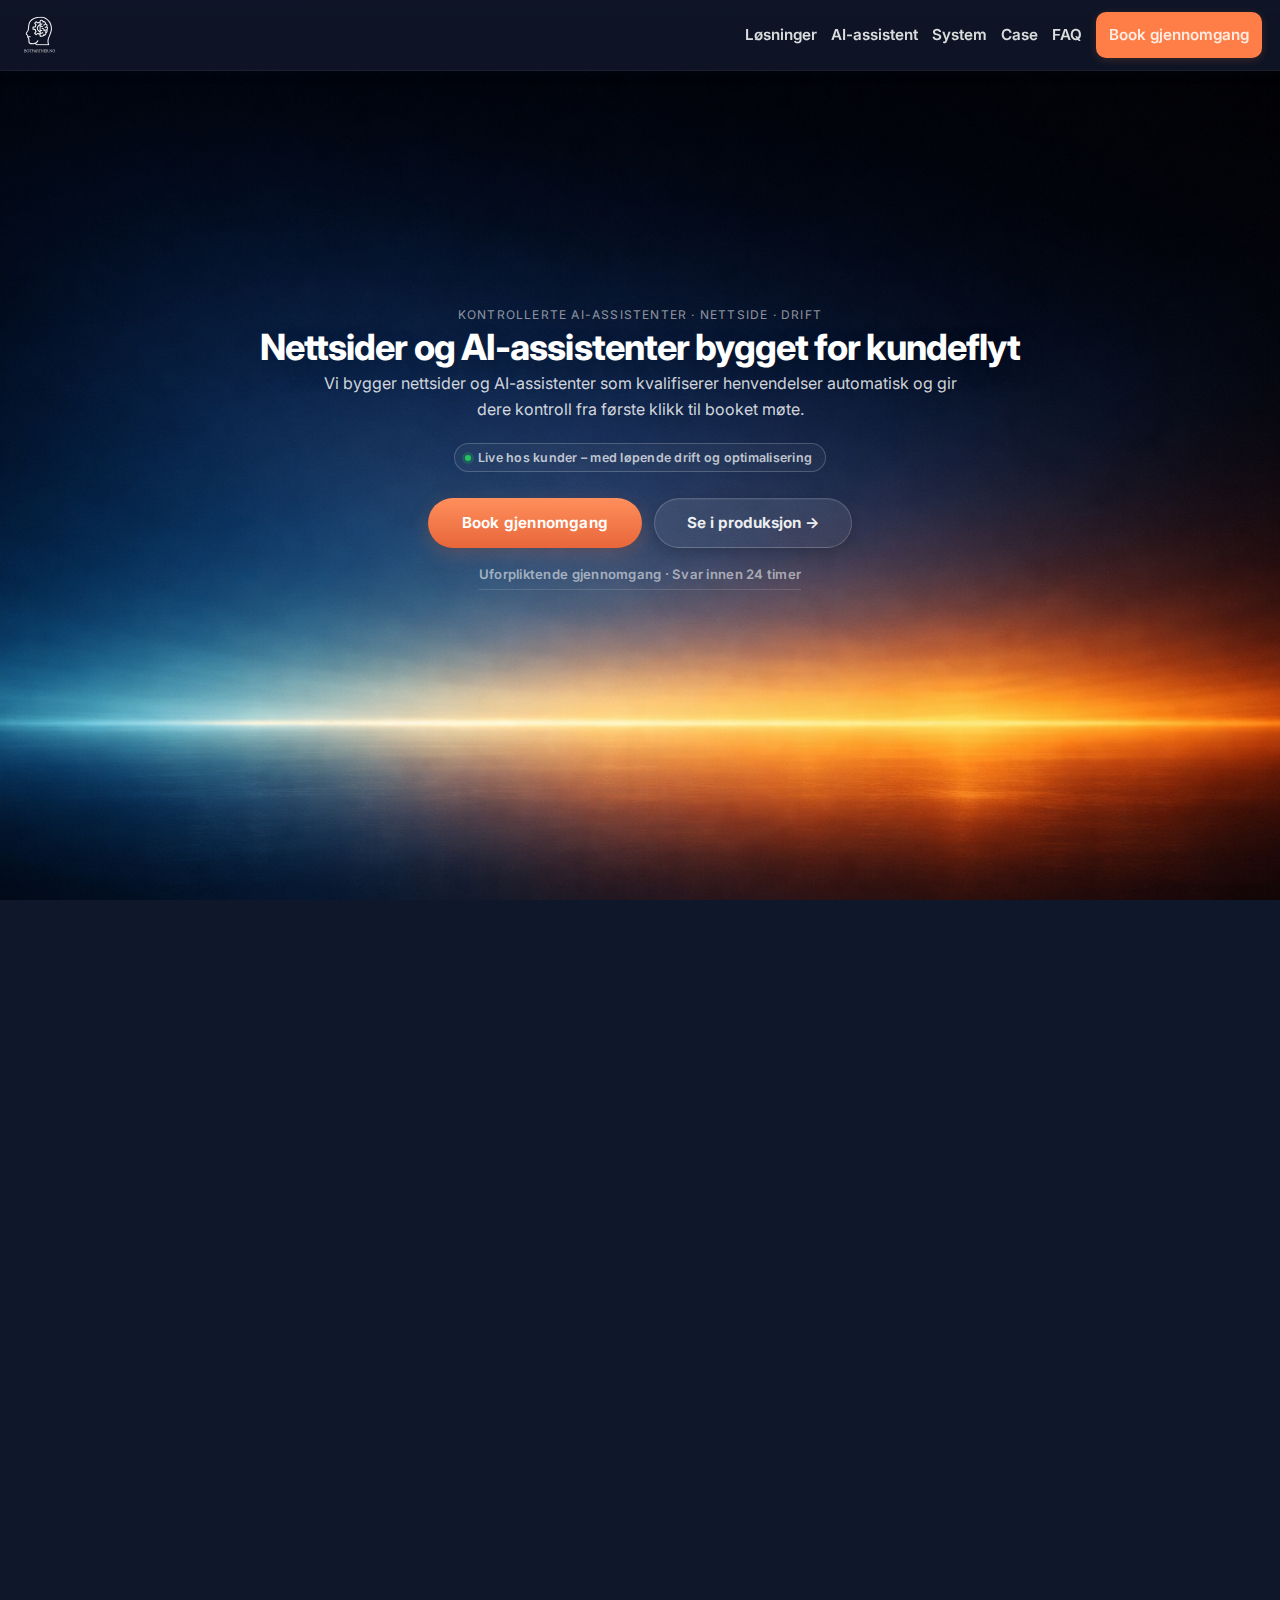
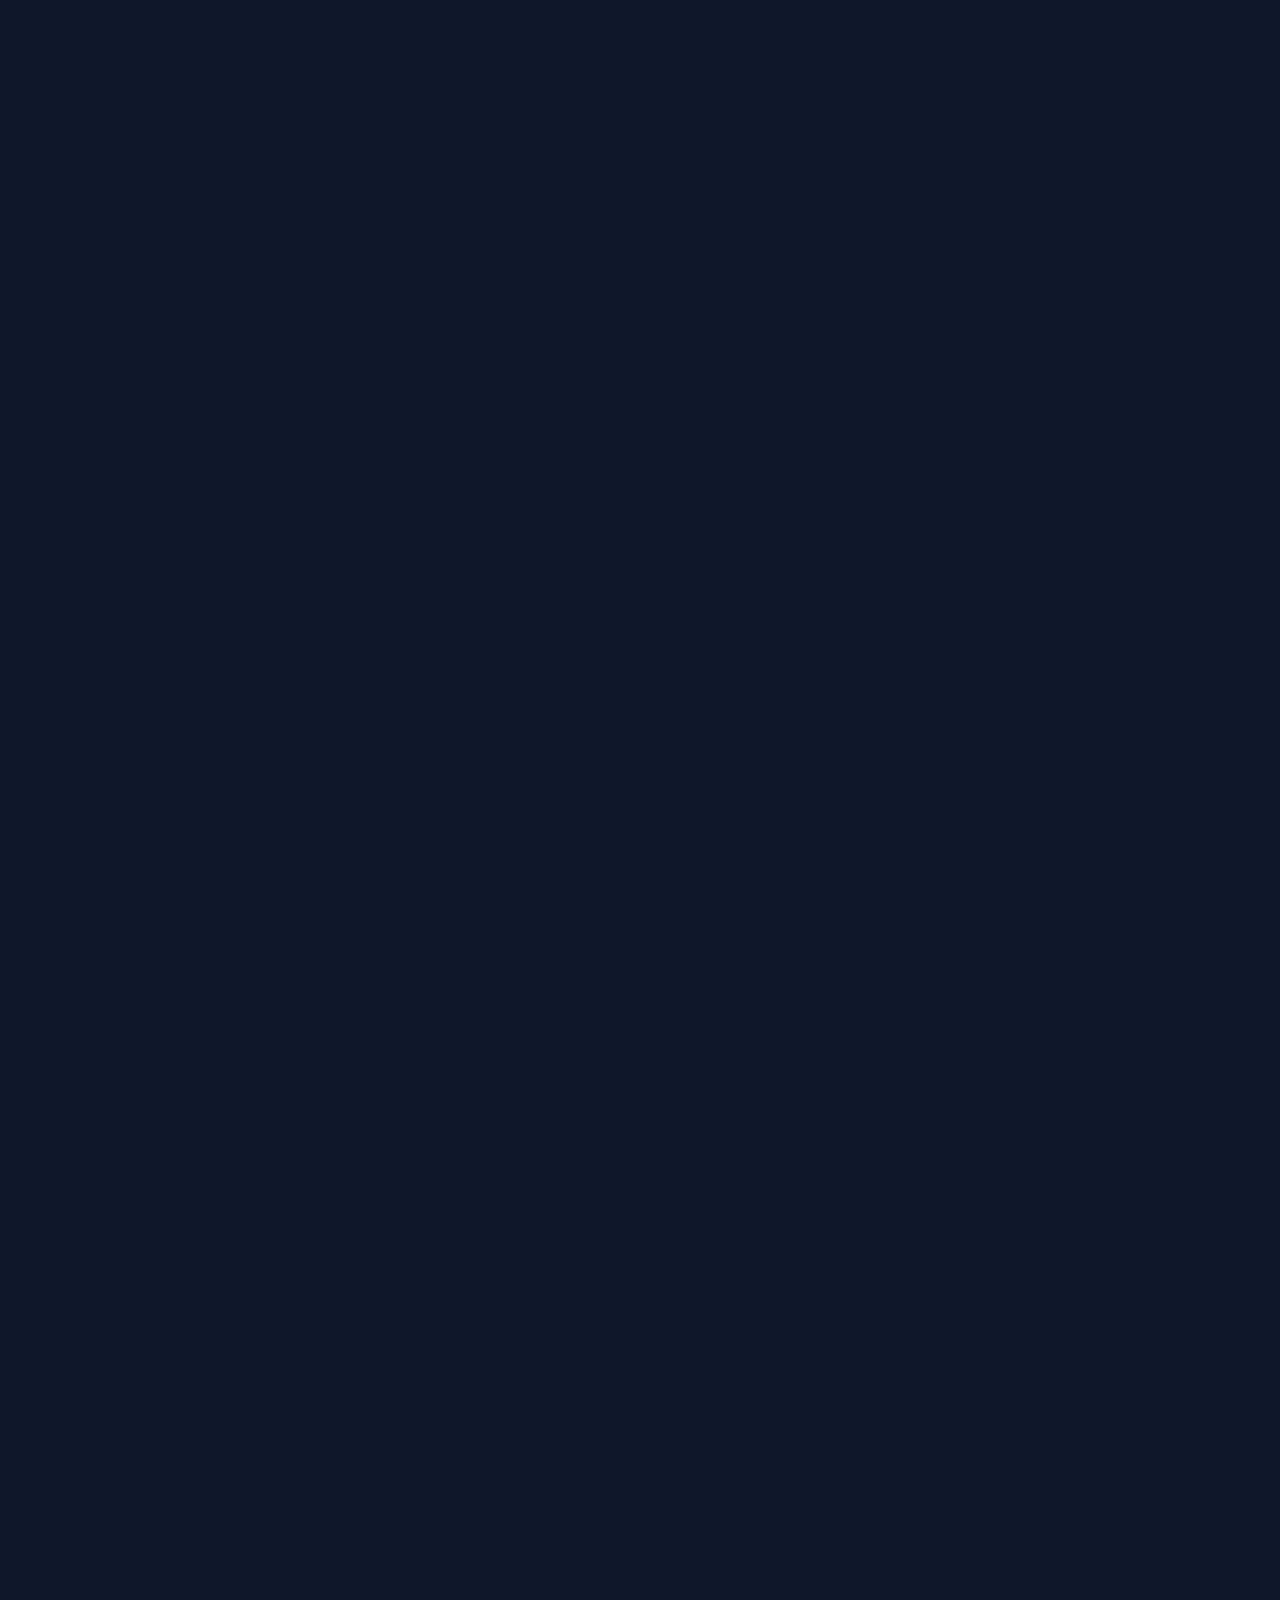
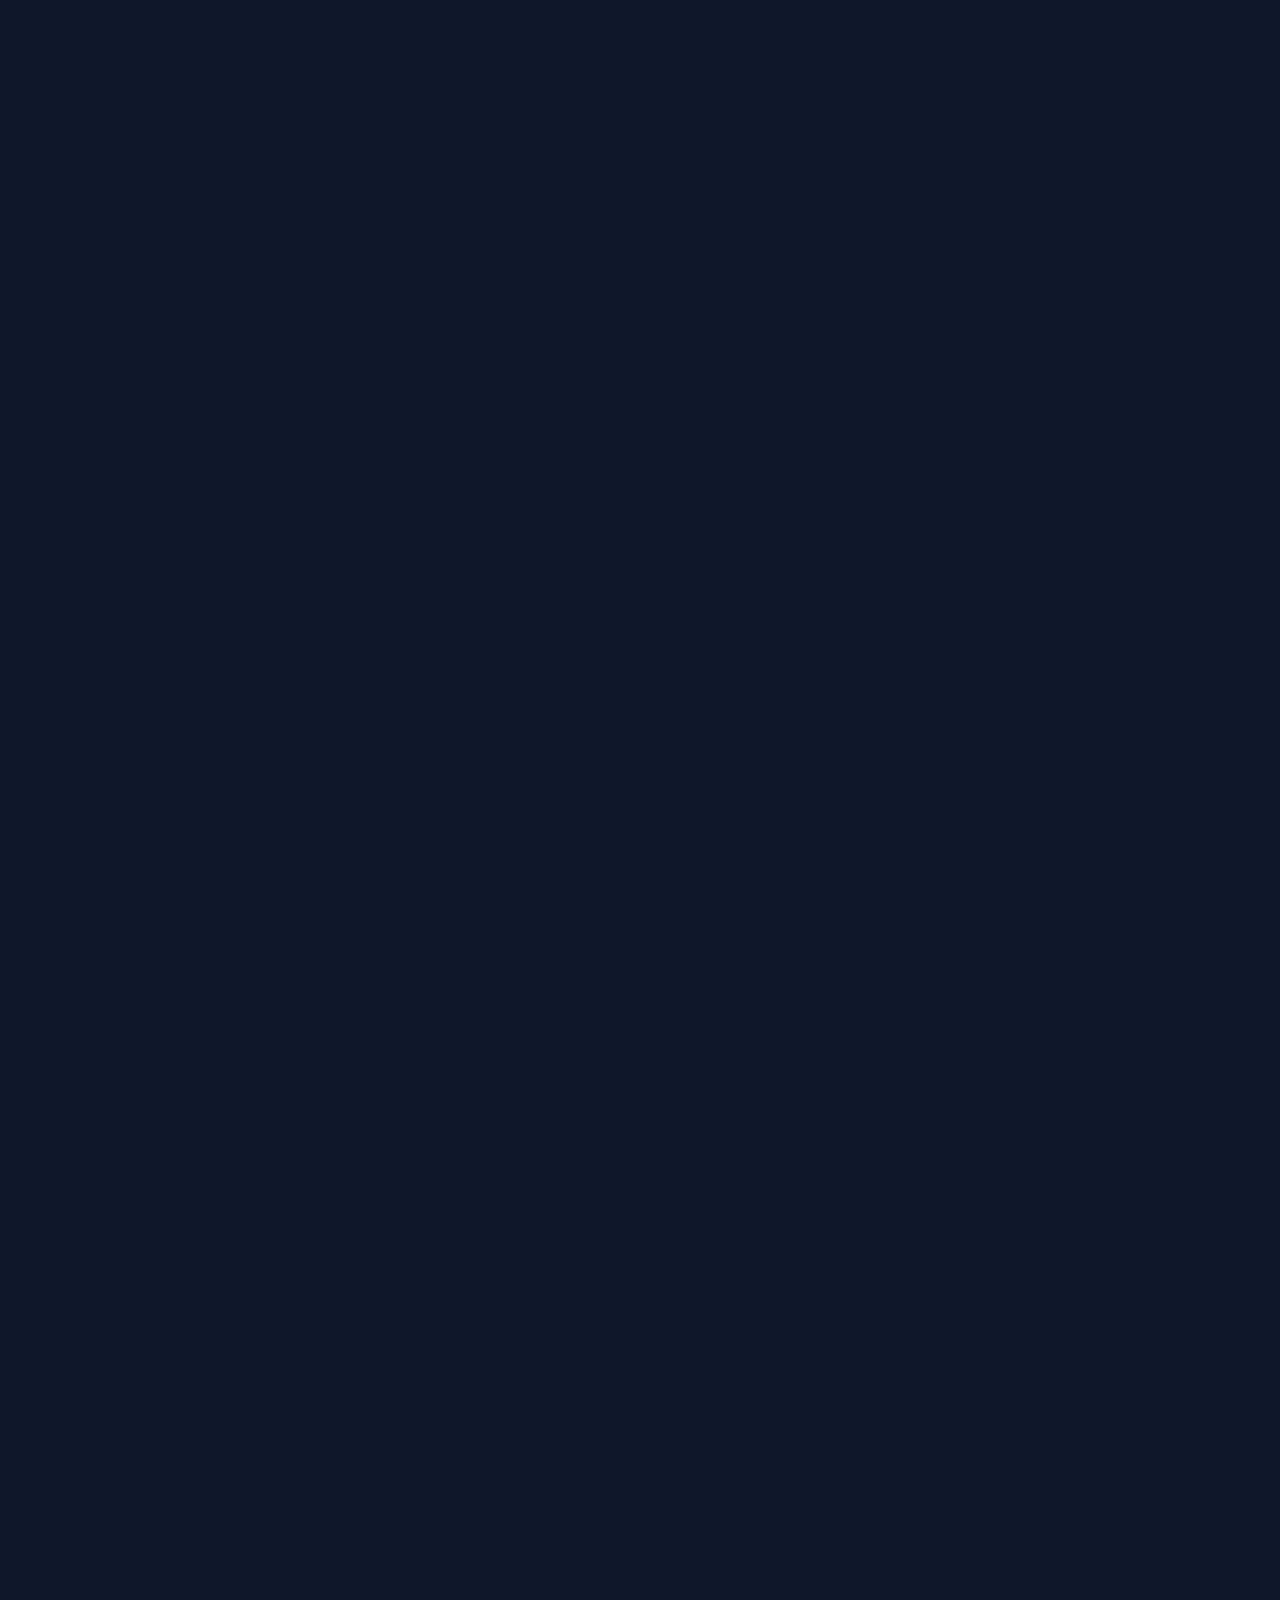
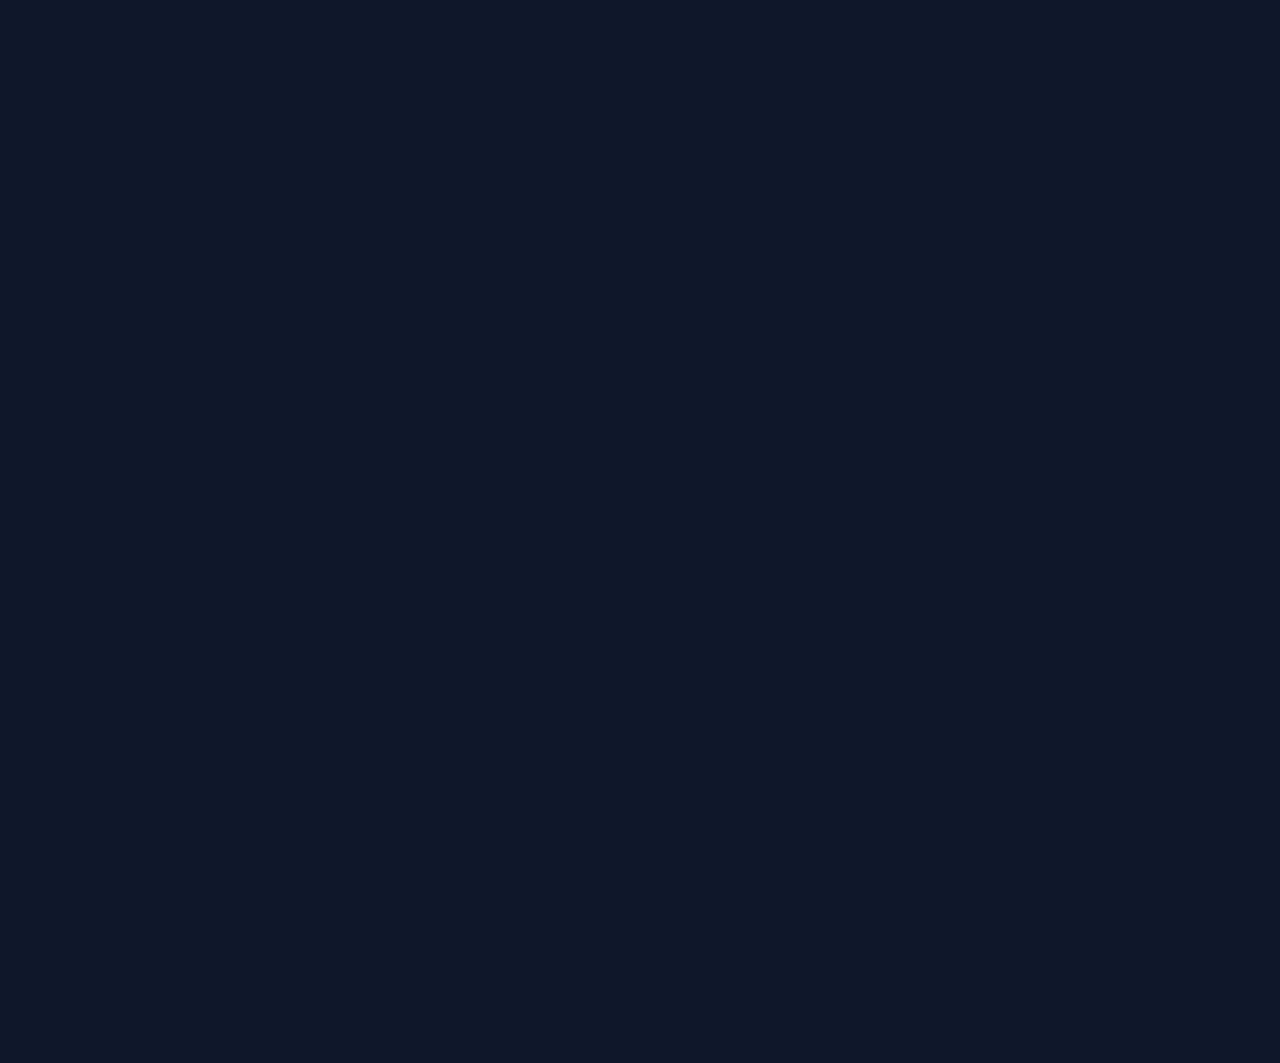
<file: Index.html>
<!DOCTYPE html>
<html lang="no">
<head>
  <meta charset="UTF-8" />
  <meta name="viewport" content="width=device-width, initial-scale=1.0" />

  <title>Botpartner | Nettsider og AI-assistenter for flere leads og bookinger</title>
  <meta name="description" content="Botpartner bygger nettsider og kontrollerte AI-assistenter som gir flere leads, flere bookinger og mindre administrasjon – ferdig levert og driftet." />
  <link rel="canonical" href="https://www.botpartner.no/" />

  <!-- Open Graph / deling -->
  <meta property="og:title" content="Botpartner | Nettsider og AI-assistenter for flere leads og bookinger" />
  <meta property="og:description" content="Botpartner bygger nettsider og kontrollerte AI-assistenter som gir flere leads, flere bookinger og mindre administrasjon – ferdig levert og driftet." />
  <meta property="og:type" content="website" />
  <meta property="og:url" content="https://www.botpartner.no/" />
  <meta property="og:image" content="https://www.botpartner.no/preview.jpg" />
  <meta name="twitter:card" content="summary_large_image" />
  <meta name="robots" content="index,follow" />

  <!-- Ikoner -->
  <link rel="icon" href="favicon-v2.ico" type="image/x-icon">
  <link rel="icon" type="image/png" sizes="16x16" href="favicon-16x16-v2.png">
  <link rel="icon" type="image/png" sizes="32x32" href="favicon-32x32-v2.png">
  <link rel="icon" type="image/png" sizes="192x192" href="android-chrome-192x192-v2.png">
  <link rel="icon" type="image/png" sizes="512x512" href="android-chrome-512x512-v2.png">
  <link rel="apple-touch-icon" sizes="180x180" href="apple-icon-botpartner.png">
  <link rel="manifest" href="site.webmanifest">

  <!-- Schema.org -->
  <script type="application/ld+json">
  {
    "@context": "https://schema.org",
    "@graph": [
      {
        "@type": "Organization",
        "name": "Botpartner",
        "url": "https://www.botpartner.no/",
        "email": "hei@botpartner.no",
        "telephone": "+4741629927"
      },
      {
        "@type": "WebSite",
        "name": "Botpartner",
        "url": "https://www.botpartner.no/"
      },
      {
        "@type": "Service",
        "name": "Kontrollerte AI-assistenter for bedrifter",
        "provider": {
          "@type": "Organization",
          "name": "Botpartner",
          "url": "https://www.botpartner.no/"
        },
        "areaServed": "NO"
      }
    ]
  }
  </script>

  <script type="application/ld+json">
  {
    "@context": "https://schema.org",
    "@type": "FAQPage",
    "mainEntity": [
      {
        "@type": "Question",
        "name": "Hvor raskt kan vi være i gang?",
        "acceptedAnswer": {
          "@type": "Answer",
          "text": "Vanligvis går vi fra avklaring til live løsning på kort tid, avhengig av innhold og omfang."
        }
      },
      {
        "@type": "Question",
        "name": "Håndterer dere drift og oppdateringer?",
        "acceptedAnswer": {
          "@type": "Answer",
          "text": "Ja. Vi oppdaterer innhold og forbedrer løsningen etter lansering."
        }
      },
      {
        "@type": "Question",
        "name": "Hva er forskjellen på dette og en vanlig FAQ-chatbot?",
        "acceptedAnswer": {
          "@type": "Answer",
          "text": "Dette er ikke en statisk FAQ. Assistenten forstår spørsmål i kontekst, følger definerte regler og leder brukeren videre til riktig neste steg – som booking eller kontakt. Når den ikke har et sikkert svar, sier den det og eskalerer videre."
        }
      },
      {
        "@type": "Question",
        "name": "Hvordan håndteres personvern?",
        "acceptedAnswer": {
          "@type": "Answer",
          "text": "Vi logger samtaler for å forbedre assistenten. Unngå å dele personopplysninger i chat. Ved behov kan logging anonymiseres eller slås av. Data kan slettes på forespørsel."
        }
      }
    ]
  }
  </script>

  <!-- Fonts & CSS -->
  <link href="https://fonts.googleapis.com/css2?family=Inter:wght@400;600;700&display=swap" rel="stylesheet">
  <link rel="stylesheet" href="botpartner_web.css" />

  <script defer src="botpartner_web.js"></script>
</head>
<body>

  <nav class="nav">
  <a class="nav-logo" href="#top" aria-label="Botpartner">
    <img src="BP_icon_hvit.svg" alt="Botpartner" />
  </a>

  <button class="nav-toggle" id="navToggle" aria-label="Åpne meny" aria-expanded="false">
    <span></span><span></span><span></span>
  </button>

  <div class="nav-links" id="navLinks">
  <a href="losninger.html">Løsninger</a>
  <a href="ai-assistent-nettside.html">AI-assistent</a>
  <a href="system.html">System</a>
  <a href="#case">Case</a>
  <a href="#faq">FAQ</a>
  <a class="nav-cta" href="#gjennomgang">Book gjennomgang</a>
</div>
</nav>
<div class="nav-backdrop" id="navBackdrop" hidden></div>

<header class="hero" id="top">
  <p class="hero-eyebrow">KONTROLLERTE AI-ASSISTENTER · NETTSIDE · DRIFT</p>

  <h1 class="hero-title">Nettsider og AI-assistenter bygget for kundeflyt</h1>

  <p class="hero-tagline">
    Vi bygger nettsider og AI-assistenter som kvalifiserer henvendelser automatisk og gir dere kontroll fra første klikk til booket møte.
  </p>

 <div class="hero-proof">
  <span class="proof-dot" aria-hidden="true"></span>
  <span class="proof-text">Live hos kunder – med løpende drift og optimalisering</span>
</div>


  <div class="hero-actions">
  <a class="cta-button" href="#gjennomgang">Book gjennomgang</a>
  <a class="btn-outline" href="#case">Se i produksjon →</a>
</div>
<p class="hero-secondary-link">Uforpliktende gjennomgang · Svar innen 24 timer</p>

</header>

  <main>

 <section class="deliver" id="leveranse">
  <h2>Én leveranse. Tre deler.</h2>
  <p class="lead">Vi leverer nettside, assistent og drift som én kontrollert helhet – ikke tre separate produkter.</p>

  <div class="deliver-grid">
    <article class="deliver-card is-featured">
      <h3>Kontrollert AI-assistent</h3>
      <p>Svarer presist, leder til handling, og eskalerer når den ikke vet. Bygget på deres innhold og regler.</p>
      <div class="chips">
        <span class="chip">Kontrollerte svar</span>
        <span class="chip">Kunnskapsbase</span>
        <span class="chip">Handoff</span>
        <p class="visually-hidden">
AI-assistent for nettsider som svarer korrekt på kundespørsmål, avlaster kundeservice og leder besøkende til riktig handling.
</p>
      </div>
      <a class="card-link" href="#case">Se i produksjon →</a>
    </article>

    <article class="deliver-card">
      <h3>Nettside bygget for konvertering</h3>
      <p>Strukturert for at besøkende finner riktig informasjon og tar kontakt. Tydelig, rask, uten friksjon.</p>
      <div class="chips">
        <span class="chip">Struktur</span>
        <span class="chip">Innhold</span>
        <span class="chip">Konvertering</span>
        <p class="visually-hidden">
Vi bygger konverteringsoptimaliserte nettsider med tydelig budskap og fokus på leadgenerering for norske bedrifter.
</p>
      </div>
      <a class="card-link" href="#case">Se nettside-case →</a>
    </article>

    <article class="deliver-card">
      <h3>Drift og forbedring</h3>
      <p>Vi oppdaterer innhold, justerer flyt og forbedrer basert på ekte data etter lansering.</p>
      <div class="chips">
        <span class="chip">Oppdateringer</span>
        <span class="chip">Innsikt</span>
        <span class="chip">Oppfølging</span>
        <p class="visually-hidden">
Vi tilbyr drift, vedlikehold og videreutvikling av AI-løsninger og nettsider med kontinuerlig forbedring og teknisk oppfølging.
</p>
      </div>
      <a class="card-link" href="#hvordan-vi-jobber">Hvordan vi jobber →</a>
    </article>
  </div>

  <p class="deliver-note">Alt leveres samlet: avklaring → bygg → lansering → løpende drift.</p>
</section>


  <!-- 2.5) POSISJONERING -->
  <section class="section" id="ikke-en-chatbot">
    <h2>Dette er ikke en chatbot.</h2>
    <p class="lead">De fleste AI-løsninger er åpne, uforutsigbare og uten kontroll. Vi bygger system.</p>

    <div class="grid-2">
      <div class="card">
        <h3>Ikke dette</h3>
        <p>Åpen generativ AI</p>
        <p>Uforutsigbare svar</p>
        <p>Ingen logging</p>
        <p>Ingen ansvar</p>
      </div>
      <div class="card">
        <h3>Dette</h3>
        <p>Strukturert kunnskapsbase</p>
        <p>Definerte regler og flyt</p>
        <p>Full logging og innsikt</p>
        <p>Løpende optimalisering</p>
      </div>
    </div>
    <p class="lead">Les mer om hvordan vi bygger <a href="ai-assistent-nettside.html">AI-assistent for nettsider</a>.</p>
  </section>

  <!-- 3) BEVIS / CASE -->
  <section class="section" id="case">
    <h2>I produksjon</h2>
    <p class="lead">Ekte leveranse. Live hos kunde.</p>

    <div class="case-card">
      <div class="case-left">
        <h3>Sørsia Fysioterapi</h3>
        <p class="case-meta">Nettside + AI-assistent</p>
        <p class="case-status"><span class="status-pill">Produksjon</span></p>

        <div class="case-actions">
<a class="btn-outline" href="https://www.sorsiafysioterapi.no/" target="_blank" rel="noopener noreferrer">Se nettsiden</a>
          <a class="btn-outline" href="https://sorsia-assistenten.netlify.app/" target="_blank" rel="noopener noreferrer">Se assistenten</a>
        </div>
      </div>

      <div class="case-right">
        <div class="mini-stat">
          <span>Problem</span>
          <strong>Henvendelser ble ikke fanget opp, resepsjonen overbelastet</strong>
        </div>
        <div class="mini-stat">
          <span>Hva endret seg</span>
          <strong>AI-assistent kvalifiserer og sorterer henvendelser automatisk</strong>
        </div>
        <div class="mini-stat">
          <span>Resultat</span>
          <strong>Henvendelser fanges opp 24/7 uten manuell oppfølging</strong>
        </div>
      </div>
    </div>

    <div class="case-card">
      <div class="case-left">
        <h3>Helse i Centrum</h3>
        <p class="case-meta">Nettside + konverteringsflyt</p>
        <p class="case-status"><span class="status-pill">Produksjon</span></p>

        <div class="case-actions">
          <a class="btn-outline" href="https://hicbergen.no/" target="_blank" rel="noopener noreferrer">Se nettsiden</a>
        </div>
      </div>

      <div class="case-right">
        <div class="mini-stat">
          <span>Problem</span>
          <strong>Nettside genererte trafikk, men få henvendelser</strong>
        </div>
        <div class="mini-stat">
          <span>Hva endret seg</span>
          <strong>Strukturert konverteringsflyt med tydelige handlingspunkter</strong>
        </div>
        <div class="mini-stat">
          <span>Resultat</span>
          <strong>Flere henvendelser fra riktig målgruppe via nettsiden</strong>
        </div>
      </div>
    </div>
  </section>

  <!-- 3.5) HVORDAN DET FUNGERER -->
  <section class="section" id="hvordan-det-fungerer">
    <h2>Hvordan det fungerer</h2>
    <p class="lead">Fra avklaring til drift – tre steg, én ansvarlig leverandør.</p>

    <div class="steps">
      <div class="step">
        <div class="step-num">1</div>
        <div>
          <h3>Avklaring</h3>
          <p>Vi definerer mål, scope og regler – hva assistenten skal svare på, og hvor grensene går.</p>
        </div>
      </div>

      <div class="step">
        <div class="step-num">2</div>
        <div>
          <h3>Bygg</h3>
          <p>Innhold, flyt og integrasjoner settes opp som én helhet. Nettside og assistent bygges sammen.</p>
        </div>
      </div>

      <div class="step">
        <div class="step-num">3</div>
        <div>
          <h3>Drift</h3>
          <p>Vi logger, analyserer og forbedrer løpende. Innhold oppdateres basert på ekte bruk.</p>
        </div>
      </div>
    </div>
  </section>

  <!-- 4) SYSTEMET (link) -->
  <section class="section" id="systemet">
    <h2>Hvordan systemet fungerer</h2>
    <p class="lead">Integrasjoner, logging, kontroll og drift – alt i ett system.</p>

    <div class="contact-actions">
      <a class="btn-outline" href="system.html">Se hele systemet →</a>
    </div>
  </section>

  <!-- 5) FOR / IKKE FOR -->
  <section class="section" id="passer-for">
    <h2>Er Botpartner riktig for dere?</h2>

    <div class="grid-2">
      <div class="card">
        <h3>Riktig for</h3>
        <p>Klinikker med bookingpress (PasientSky / journalsystem)</p>
        <p>B2B med møtebooking og kvalifisering</p>
        <p>Bedrifter med trafikk men lav konvertering</p>
        <p>Team som vil ha én leverandør (nettside + assistent + drift)</p>
      </div>

      <div class="card">
        <h3>Ikke for</h3>
        <p>Hobbyprosjekter / «bare teste»</p>
        <p>Billig nettside alene</p>
        <p>DIY AI-eksperimentering uten scope</p>
        <p>De som ikke vil følge opp leads</p>
      </div>
    </div>
  </section>

  <!-- 6) FAQ (kort) -->
  <section class="section" id="faq">
    <h2>FAQ</h2>

    <details class="faq-item" open>
      <summary>Hvor raskt kan vi være i gang?</summary>
      <p>Vanligvis går vi fra avklaring til live løsning på kort tid, avhengig av innhold og omfang.</p>
    </details>

    <details class="faq-item">
      <summary>Håndterer dere drift og oppdateringer?</summary>
      <p>Ja. Vi oppdaterer innhold og forbedrer løsningen etter lansering.</p>
    </details>

      <details class="faq-item">
    <summary>Hva er forskjellen på dette og en vanlig FAQ-chatbot?</summary>
    <p>
      Dette er ikke en statisk FAQ. Assistenten forstår spørsmål i kontekst, følger definerte regler
      og leder brukeren videre til riktig neste steg – som booking eller kontakt.
      Når den ikke har et sikkert svar, sier den det og eskalerer videre.
    </p>
  </details>

    <details class="faq-item">
      <summary>Hvordan håndteres personvern?</summary>
      <p>Vi logger samtaler for å forbedre assistenten. Unngå å dele personopplysninger i chat. Ved behov kan logging anonymiseres eller slås av.</p>
   <p>Data kan slettes på forespørsel.</p>
    </details>
  </section>

  <!-- 7) BE OM GJENNOMGANG -->
    <section class="section" id="gjennomgang">
      <h2>Book gjennomgang</h2>
      <p class="lead">Vi vurderer nettside + AI-assistent + integrasjoner — og sender deg et konkret forslag innen 24 timer.</p>
      <p class="lead">Vi tar kun et begrenset antall nye prosjekter per måned for å sikre kvalitet og drift.</p>

      <form class="review-form" id="leadForm" novalidate>
        <div class="form-row">
          <label>
            Navn *
            <input type="text" name="name" required>
          </label>
          <label>
            Bedrift *
            <input type="text" name="company" required>
          </label>
        </div>

        <label>
          E-post *
          <input type="email" name="email" required>
        </label>

        <label>
          Hva ønsker du hjelp med? *
          <select name="need" required>
            <option value="" disabled selected>Velg alternativ</option>
            <option value="Nettside som konverterer">Nettside som konverterer</option>
            <option value="AI-assistent på nettsiden">AI-assistent på nettsiden</option>
            <option value="Begge (nettside + assistent)">Begge (nettside + assistent)</option>
            <option value="Usikker – trenger vurdering">Usikker – trenger vurdering</option>
          </select>
        </label>

        <label>
          Hva er hovedmålet? *
          <select name="goal" required>
            <option value="" disabled selected>Velg mål</option>
            <option value="Flere henvendelser / leads">Flere henvendelser / leads</option>
            <option value="Flere bookings / timebestillinger">Flere bookings / timebestillinger</option>
            <option value="Bedre konvertering på nettsiden">Bedre konvertering på nettsiden</option>
            <option value="Avlaste support">Avlaste support</option>
            <option value="Kvalifisere henvendelser før kontakt">Kvalifisere henvendelser før kontakt</option>
            <option value="Integrere mot systemer">Integrere mot systemer</option>
            <option value="Annet">Annet</option>
          </select>
        </label>

        <label>
          Hvilke systemer bruker dere? (valgfritt)
          <input type="text" name="systems" placeholder="Booking/kalender, CRM, support, betaling, annet…">
        </label>

        <label>
          Tilleggsinformasjon
          <textarea name="message" rows="3" placeholder="Er det noe annet vi bør vite?"></textarea>
        </label>

        <button type="submit" class="cta-button">Send forespørsel</button>
        <p class="form-msg form-msg--success" id="formSuccess" hidden>Takk! Vi tar kontakt innen 24 timer.</p>
        <p class="form-msg form-msg--error" id="formError" hidden>Noe gikk galt. Prøv igjen eller send e-post til hei@botpartner.no.</p>
      </form>
    </section>

  <!-- 8) KONTAKTINFO -->
  <section class="section" id="kontakt">
    <h2>Kontaktinfo</h2>
    <p class="lead">Vi svarer innen 24 timer på hverdager. Hvis det haster, ring oss.</p>

    <div class="contact-lines">
      <div class="mini-stat"><span>E-post</span><strong>hei@botpartner.no</strong></div>
      <div class="mini-stat"><span>Telefon</span><strong>+47 416 29 927</strong></div>
    </div>
  </section>
  </main>




 <footer class="site-footer">
  <div class="footer-grid">
    <div class="footer-col footer-brand">
      <strong class="footer-logo">Botpartner</strong>
      <p>Kontrollerte AI-assistenter i drift.</p>
    </div>

    <div class="footer-col">
      <strong>Kontakt</strong>
      <p><a href="mailto:hei@botpartner.no">hei@botpartner.no</a></p>
      <p><a href="tel:+4741629927">+47 416 29 927</a></p>
    </div>

    <div class="footer-col">
      <strong>Sider</strong>
      <p><a href="index.html">Hjem</a></p>
      <p><a href="losninger.html">Løsninger</a></p>
      <p><a href="ai-assistent-nettside.html">AI-assistent</a></p>
      <p><a href="system.html">System</a></p>
    </div>

    <div class="footer-col">
      <strong>Selskap</strong>
      <p>Org.nr 936 933 149</p>
      <p>© 2026 Botpartner</p>
    </div>
  </div>
</footer>

<script src="https://botpartner-chatbot.netlify.app/embed.js"></script>
</body>
</html>
</file>
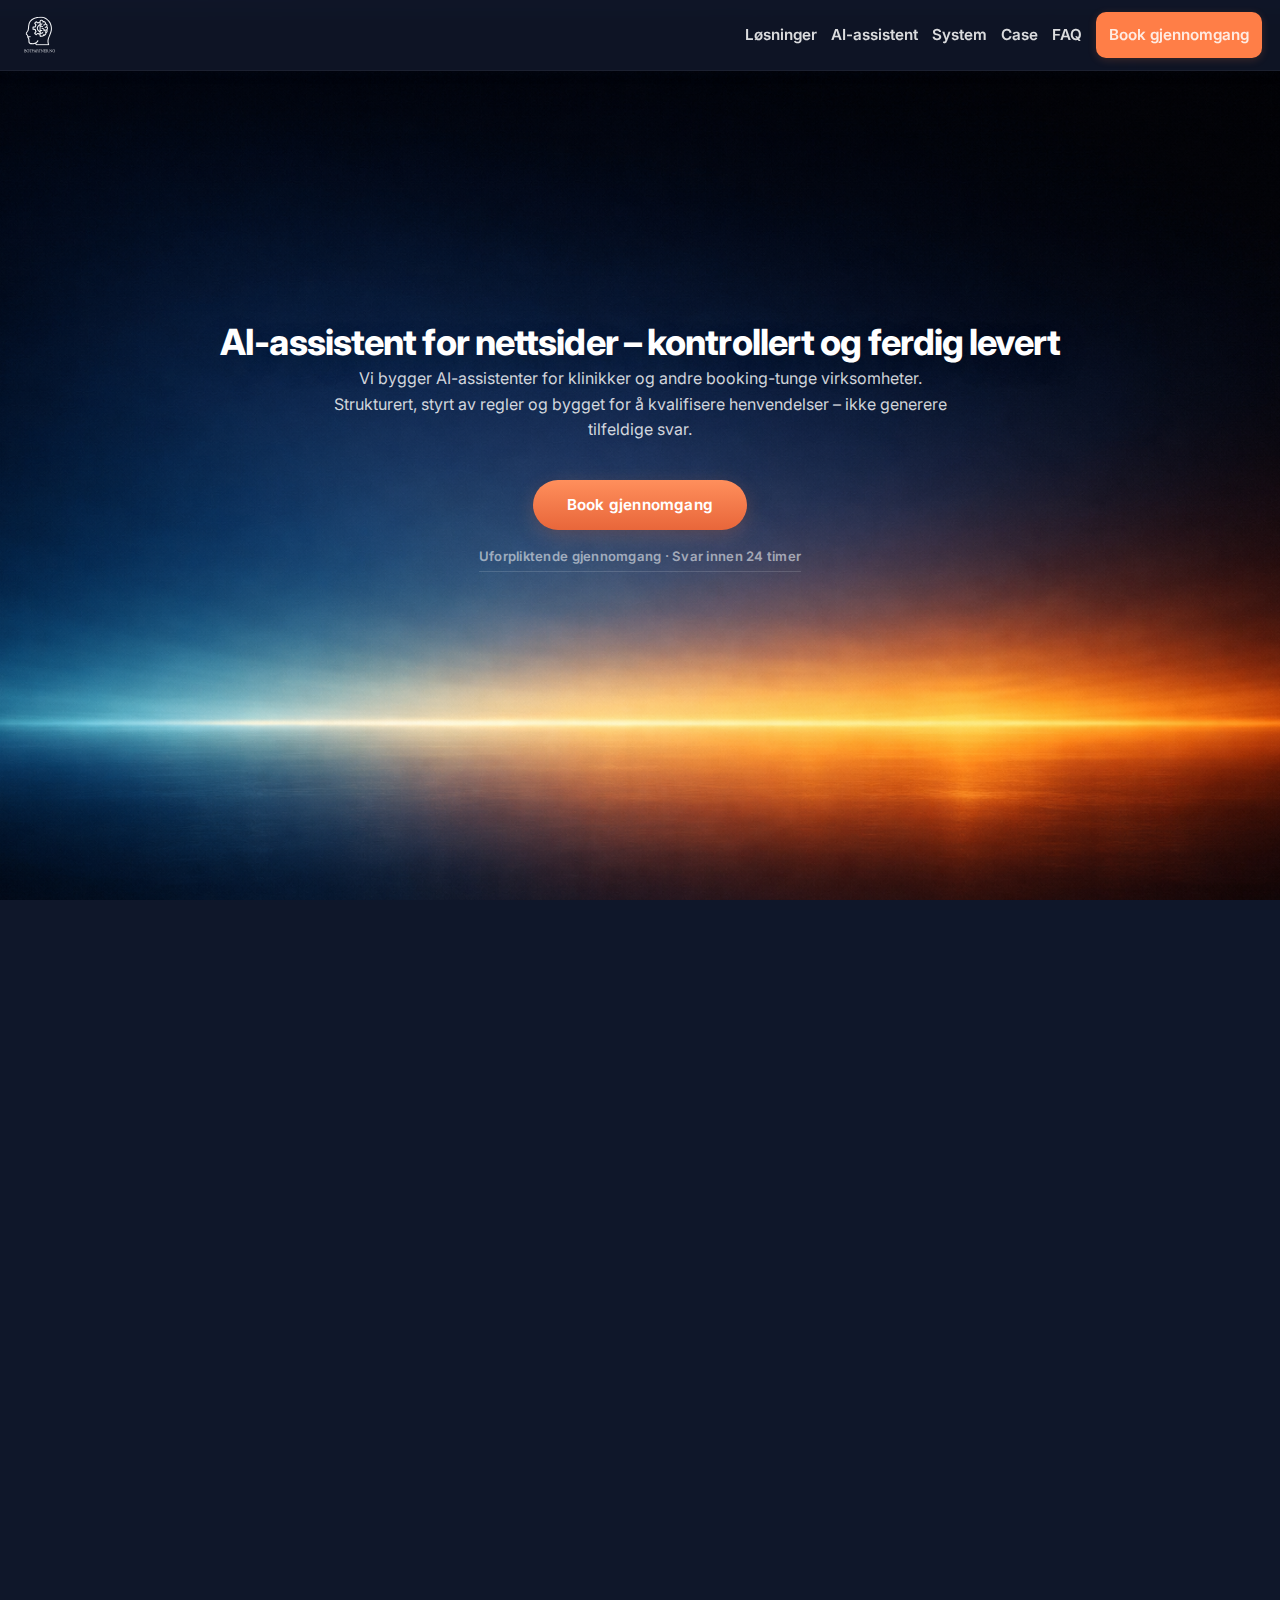
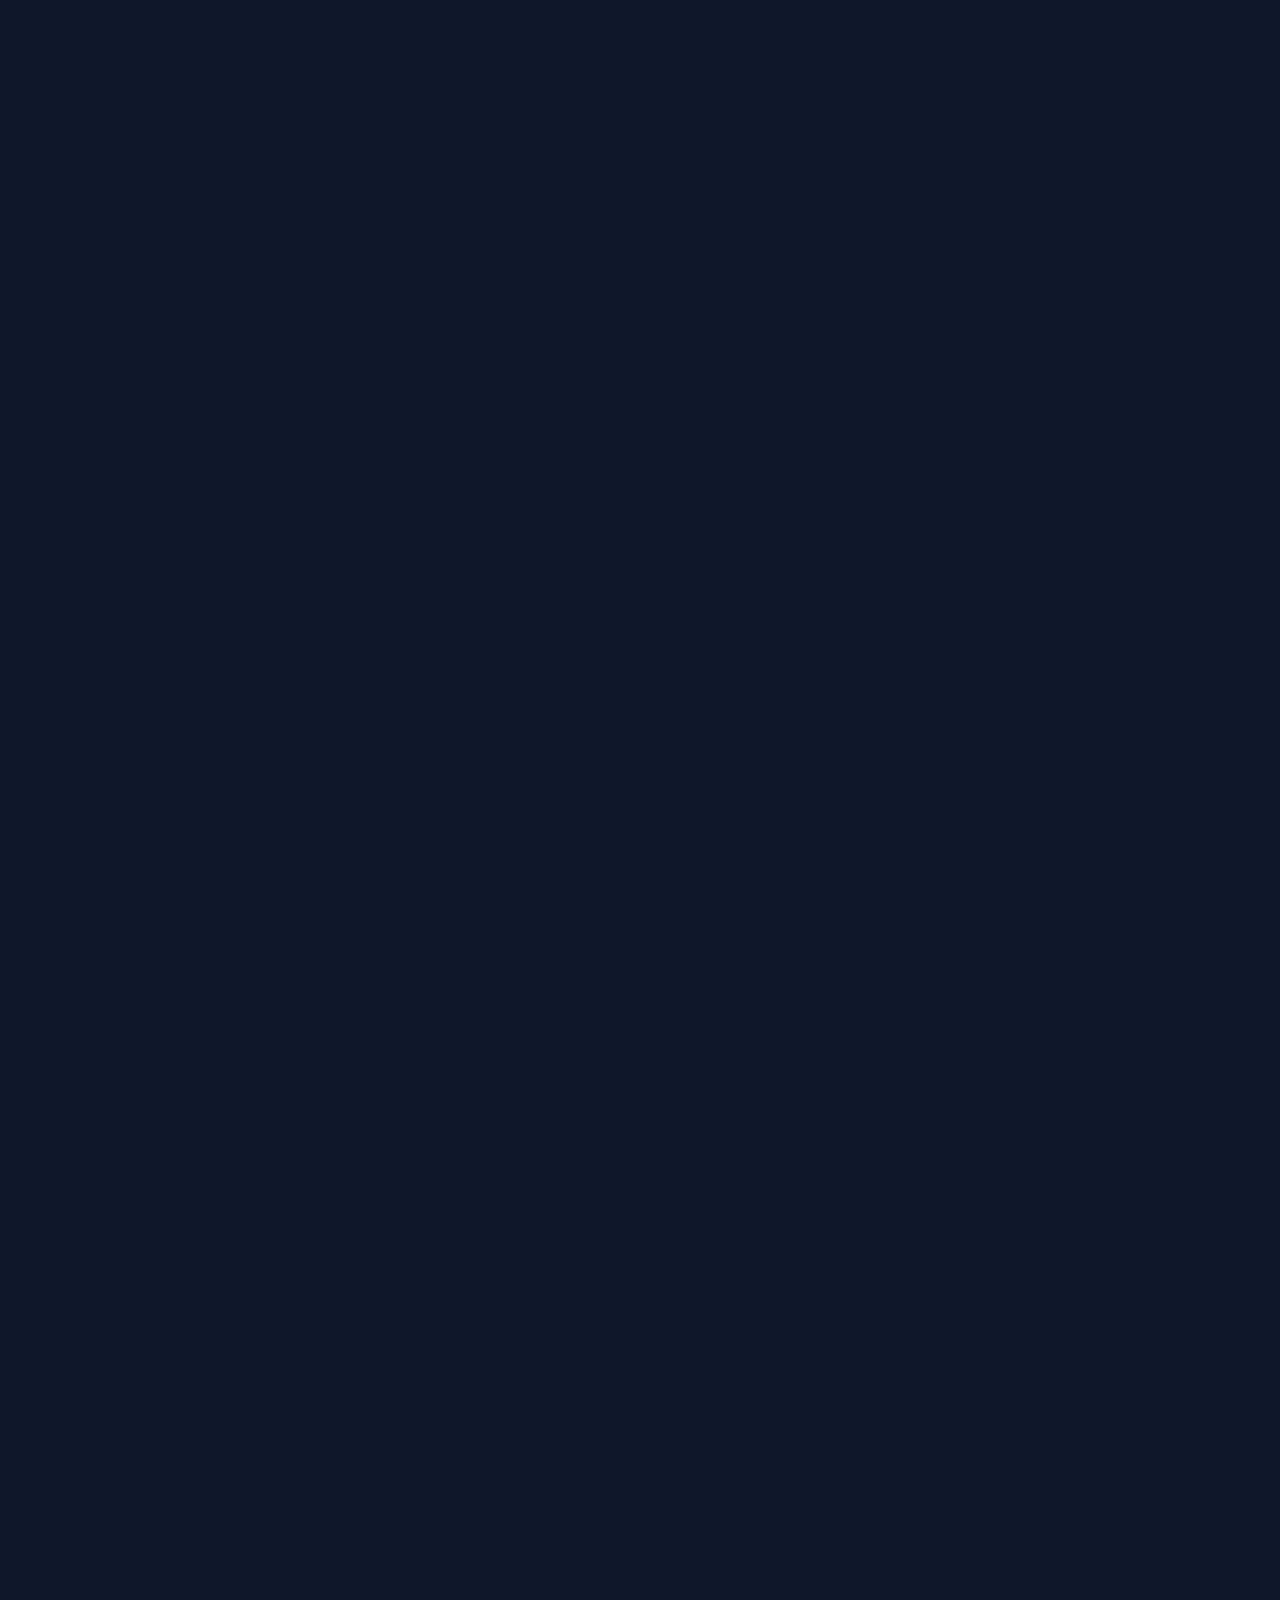
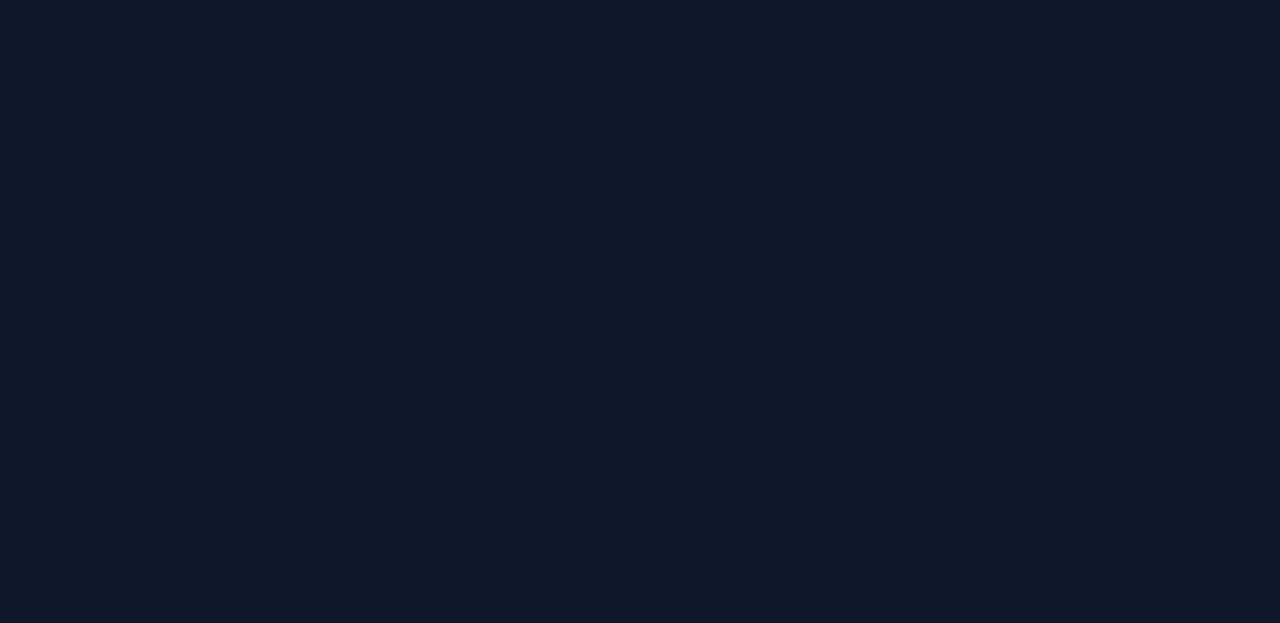
<file: ai-assistent-nettside.html>
<!DOCTYPE html>
<html lang="no">
<head>
  <meta charset="UTF-8" />
  <meta name="viewport" content="width=device-width, initial-scale=1.0" />

  <title>AI-assistent for nettsider – kontrollert og ferdig levert | Botpartner</title>
  <meta name="description" content="Vi bygger kontrollerte AI-assistenter for nettsider. Strukturert kunnskapsbase, definerte regler, logging og løpende drift – ferdig levert til din bedrift." />
  <meta name="robots" content="index,follow" />
  <link rel="canonical" href="https://www.botpartner.no/ai-assistent-nettside" />

  <!-- Open Graph / deling -->
  <meta property="og:title" content="AI-assistent for nettsider – kontrollert og ferdig levert | Botpartner" />
  <meta property="og:description" content="Vi bygger kontrollerte AI-assistenter for nettsider. Strukturert kunnskapsbase, definerte regler, logging og løpende drift – ferdig levert til din bedrift." />
  <meta property="og:type" content="website" />
  <meta property="og:url" content="https://www.botpartner.no/ai-assistent-nettside" />
  <meta property="og:image" content="https://www.botpartner.no/preview.jpg" />
  <meta name="twitter:card" content="summary_large_image" />

  <!-- Ikoner -->
  <link rel="icon" href="favicon-v2.ico" type="image/x-icon">
  <link rel="icon" type="image/png" sizes="16x16" href="favicon-16x16-v2.png">
  <link rel="icon" type="image/png" sizes="32x32" href="favicon-32x32-v2.png">
  <link rel="icon" type="image/png" sizes="192x192" href="android-chrome-192x192-v2.png">
  <link rel="icon" type="image/png" sizes="512x512" href="android-chrome-512x512-v2.png">
  <link rel="apple-touch-icon" sizes="180x180" href="apple-icon-botpartner.png">
  <link rel="manifest" href="site.webmanifest">

  <!-- Fonts & CSS -->
  <link href="https://fonts.googleapis.com/css2?family=Inter:wght@400;600;700&display=swap" rel="stylesheet">
  <link rel="stylesheet" href="botpartner_web.css" />

  <script defer src="botpartner_web.js"></script>

  <script type="application/ld+json">
  {
    "@context": "https://schema.org",
    "@type": "FAQPage",
    "mainEntity": [
      {
        "@type": "Question",
        "name": "Hva koster en AI-assistent for nettsiden?",
        "acceptedAnswer": {
          "@type": "Answer",
          "text": "Prisen avhenger av omfang, integrasjoner og innhold. Vi gir et konkret forslag etter en uforpliktende gjennomgang – vanligvis innen 24 timer."
        }
      },
      {
        "@type": "Question",
        "name": "Hvordan fungerer kontrollert AI?",
        "acceptedAnswer": {
          "@type": "Answer",
          "text": "Assistenten svarer kun basert på en strukturert kunnskapsbase og definerte regler. Den genererer ikke fritt – den følger flyt, eskalerer ved usikkerhet og logger alle samtaler."
        }
      },
      {
        "@type": "Question",
        "name": "Er dette GDPR-sikkert?",
        "acceptedAnswer": {
          "@type": "Answer",
          "text": "Vi logger samtaler for å forbedre assistenten. Unngå å dele personopplysninger i chat. Ved behov kan logging anonymiseres eller slås av. Data kan slettes på forespørsel."
        }
      },
      {
        "@type": "Question",
        "name": "Kan det integreres med eksisterende systemer?",
        "acceptedAnswer": {
          "@type": "Answer",
          "text": "Ja. Vi kobler assistenten mot booking, kalender, CRM og andre systemer dere allerede bruker – slik at henvendelser håndteres der de hører hjemme."
        }
      },
      {
        "@type": "Question",
        "name": "Fungerer det med PasientSky og andre bookingsystemer?",
        "acceptedAnswer": {
          "@type": "Answer",
          "text": "Ja. Assistenten kan lede pasienter direkte til booking via lenke til PasientSky eller tilsvarende system. Vi setter opp flyten slik at riktig handling skjer uten friksjon."
        }
      }
    ]
  }
  </script>
</head>
<body>

  <nav class="nav">
  <a class="nav-logo" href="index.html" aria-label="Botpartner">
    <img src="BP_icon_hvit.svg" alt="Botpartner" />
  </a>

  <button class="nav-toggle" id="navToggle" aria-label="Åpne meny" aria-expanded="false">
    <span></span><span></span><span></span>
  </button>

  <div class="nav-links" id="navLinks">
  <a href="losninger.html">Løsninger</a>
  <a href="ai-assistent-nettside.html" aria-current="page">AI-assistent</a>
  <a href="system.html">System</a>
  <a href="index.html#case">Case</a>
  <a href="index.html#faq">FAQ</a>
  <a class="nav-cta" href="#gjennomgang">Book gjennomgang</a>
</div>
</nav>
<div class="nav-backdrop" id="navBackdrop" hidden></div>

<header class="hero" id="top">
  <h1 class="hero-title">AI-assistent for nettsider – kontrollert og ferdig levert</h1>

  <p class="hero-tagline">
    Vi bygger AI-assistenter for klinikker og andre booking-tunge virksomheter. Strukturert, styrt av regler og bygget for å kvalifisere henvendelser – ikke generere tilfeldige svar.
  </p>

  <div class="hero-actions">
  <a class="cta-button" href="#gjennomgang">Book gjennomgang</a>
</div>
<p class="hero-secondary-link">Uforpliktende gjennomgang · Svar innen 24 timer</p>

</header>

  <main>

  <!-- AUTHORITY SIGNALS -->
  <section class="section" id="autoritet">
    <div class="deliver-grid">
      <div class="deliver-card deliver-card--signal">
        <strong>Bygget for norske virksomheter</strong>
      </div>
      <div class="deliver-card deliver-card--signal">
        <strong>Live i produksjon</strong>
      </div>
      <div class="deliver-card deliver-card--signal">
        <strong>Én ansvarlig leverandør</strong>
      </div>
    </div>
  </section>

  <!-- PROBLEM -->
  <section class="section" id="problem">
    <h2>Problemet med åpne AI-løsninger</h2>
    <p class="lead">De fleste AI-løsninger gir inntrykk av intelligens – men mangler kontroll, struktur og ansvar.</p>

    <div class="grid-2">
      <div class="card">
        <h3>Typisk AI-løsning</h3>
        <p>Uforutsigbare svar</p>
        <p>Ingen kontroll over innhold</p>
        <p>Ingen logging eller innsikt</p>
        <p>Ingen ansvar etter lansering</p>
      </div>
      <div class="card">
        <h3>Botpartner-modellen</h3>
        <p>Strukturert kunnskapsbase</p>
        <p>Definerte regler og flyt</p>
        <p>Full logging og innsikt</p>
        <p>Løpende optimalisering</p>
      </div>
    </div>
  </section>

  <!-- LØSNING -->
  <section class="section" id="losning">
    <h2>Hva vi bygger</h2>
    <p class="lead">En AI-assistent som er kontrollert, integrert og levert som et ferdig system.</p>

    <div class="grid-2">
      <div class="card">
        <h3>Kjernekomponenter</h3>
        <p>Strukturert kunnskapsbase</p>
        <p>Definerte regler og flyt</p>
        <p>Guidet booking-handoff</p>
      </div>
      <div class="card">
        <h3>Drift og kontroll</h3>
        <p>Full logging og innsikt</p>
        <p>Løpende optimalisering</p>
        <p>Én ansvarlig leverandør</p>
      </div>
    </div>
  </section>

  <!-- HVEM DET PASSER FOR -->
  <section class="section" id="passer-for">
    <h2>Passer for</h2>

    <div class="grid-2">
      <div class="card">
        <h3>Riktig for</h3>
        <p>Klinikker og helse</p>
        <p>Servicebedrifter</p>
        <p>B2B med møtebooking</p>
        <p>Virksomheter med trafikk men lav konvertering</p>
      </div>
      <div class="card">
        <h3>Ikke riktig for</h3>
        <p>Hobbyprosjekter</p>
        <p>Billig nettside alene</p>
        <p>Eksperimentell AI</p>
      </div>
    </div>
  </section>

  <!-- CASE -->
  <section class="section" id="case">
    <h2>I produksjon</h2>
    <p class="lead">Ekte leveranser. Live hos kunder.</p>

    <div class="grid-2">
      <div class="card">
        <h3>Sørsia Fysioterapi</h3>
        <p><strong>Problem:</strong> Manuell håndtering av pasienthenvendelser, treg oppfølging</p>
        <p><strong>Løsning:</strong> Nettside + AI-assistent med guidet kvalifisering</p>
        <p><strong>Effekt:</strong> Automatisk sortering av henvendelser, avlastning av resepsjon</p>
      </div>
      <div class="card">
        <h3>Helse i Centrum</h3>
        <p><strong>Problem:</strong> Lav synlighet, få kvalifiserte pasienthenvendelser</p>
        <p><strong>Løsning:</strong> Nettside med strukturert konverteringsflyt</p>
        <p><strong>Effekt:</strong> Tydeligere brukerreise, flere henvendelser fra riktig målgruppe</p>
      </div>
    </div>
  </section>

  <!-- FAQ -->
  <section class="section" id="faq">
    <h2>Vanlige spørsmål</h2>

    <details class="faq-item" open>
      <summary>Hva koster en AI-assistent for nettsiden?</summary>
      <p>Prisen avhenger av omfang, integrasjoner og innhold. Vi gir et konkret forslag etter en uforpliktende gjennomgang – vanligvis innen 24 timer.</p>
    </details>

    <details class="faq-item">
      <summary>Hvordan fungerer kontrollert AI?</summary>
      <p>Assistenten svarer kun basert på en strukturert kunnskapsbase og definerte regler. Den genererer ikke fritt – den følger flyt, eskalerer ved usikkerhet og logger alle samtaler.</p>
    </details>

    <details class="faq-item">
      <summary>Er dette GDPR-sikkert?</summary>
      <p>Vi logger samtaler for å forbedre assistenten. Unngå å dele personopplysninger i chat. Ved behov kan logging anonymiseres eller slås av. Data kan slettes på forespørsel.</p>
    </details>

    <details class="faq-item">
      <summary>Kan det integreres med eksisterende systemer?</summary>
      <p>Ja. Vi kobler assistenten mot booking, kalender, CRM og andre systemer dere allerede bruker – slik at henvendelser håndteres der de hører hjemme.</p>
    </details>

    <details class="faq-item">
      <summary>Fungerer det med PasientSky og andre bookingsystemer?</summary>
      <p>Ja. Assistenten kan lede pasienter direkte til booking via lenke til PasientSky eller tilsvarende system. Vi setter opp flyten slik at riktig handling skjer uten friksjon.</p>
    </details>
  </section>

  <!-- CTA -->
  <section class="section" id="gjennomgang">
    <h2>Book gjennomgang</h2>
    <p class="lead">Vi vurderer behov, nettside og integrasjoner – og sender et konkret forslag innen 24 timer.</p>

    <div class="contact-actions">
      <a class="cta-button" href="index.html#gjennomgang">Book gjennomgang</a>
    </div>
  </section>

  </main>

 <footer class="site-footer">
  <div class="footer-grid">
    <div class="footer-col footer-brand">
      <strong class="footer-logo">Botpartner</strong>
      <p>Kontrollerte AI-assistenter i drift.</p>
    </div>

    <div class="footer-col">
      <strong>Kontakt</strong>
      <p><a href="mailto:hei@botpartner.no">hei@botpartner.no</a></p>
      <p><a href="tel:+4741629927">+47 416 29 927</a></p>
    </div>

    <div class="footer-col">
      <strong>Sider</strong>
      <p><a href="index.html">Hjem</a></p>
      <p><a href="losninger.html">Løsninger</a></p>
      <p><a href="ai-assistent-nettside.html">AI-assistent</a></p>
      <p><a href="system.html">System</a></p>
    </div>

    <div class="footer-col">
      <strong>Selskap</strong>
      <p>Org.nr 936 933 149</p>
      <p>&copy; 2026 Botpartner</p>
    </div>
  </div>
</footer>

<script src="https://botpartner-chatbot.netlify.app/embed.js"></script>
</body>
</html>
</file>
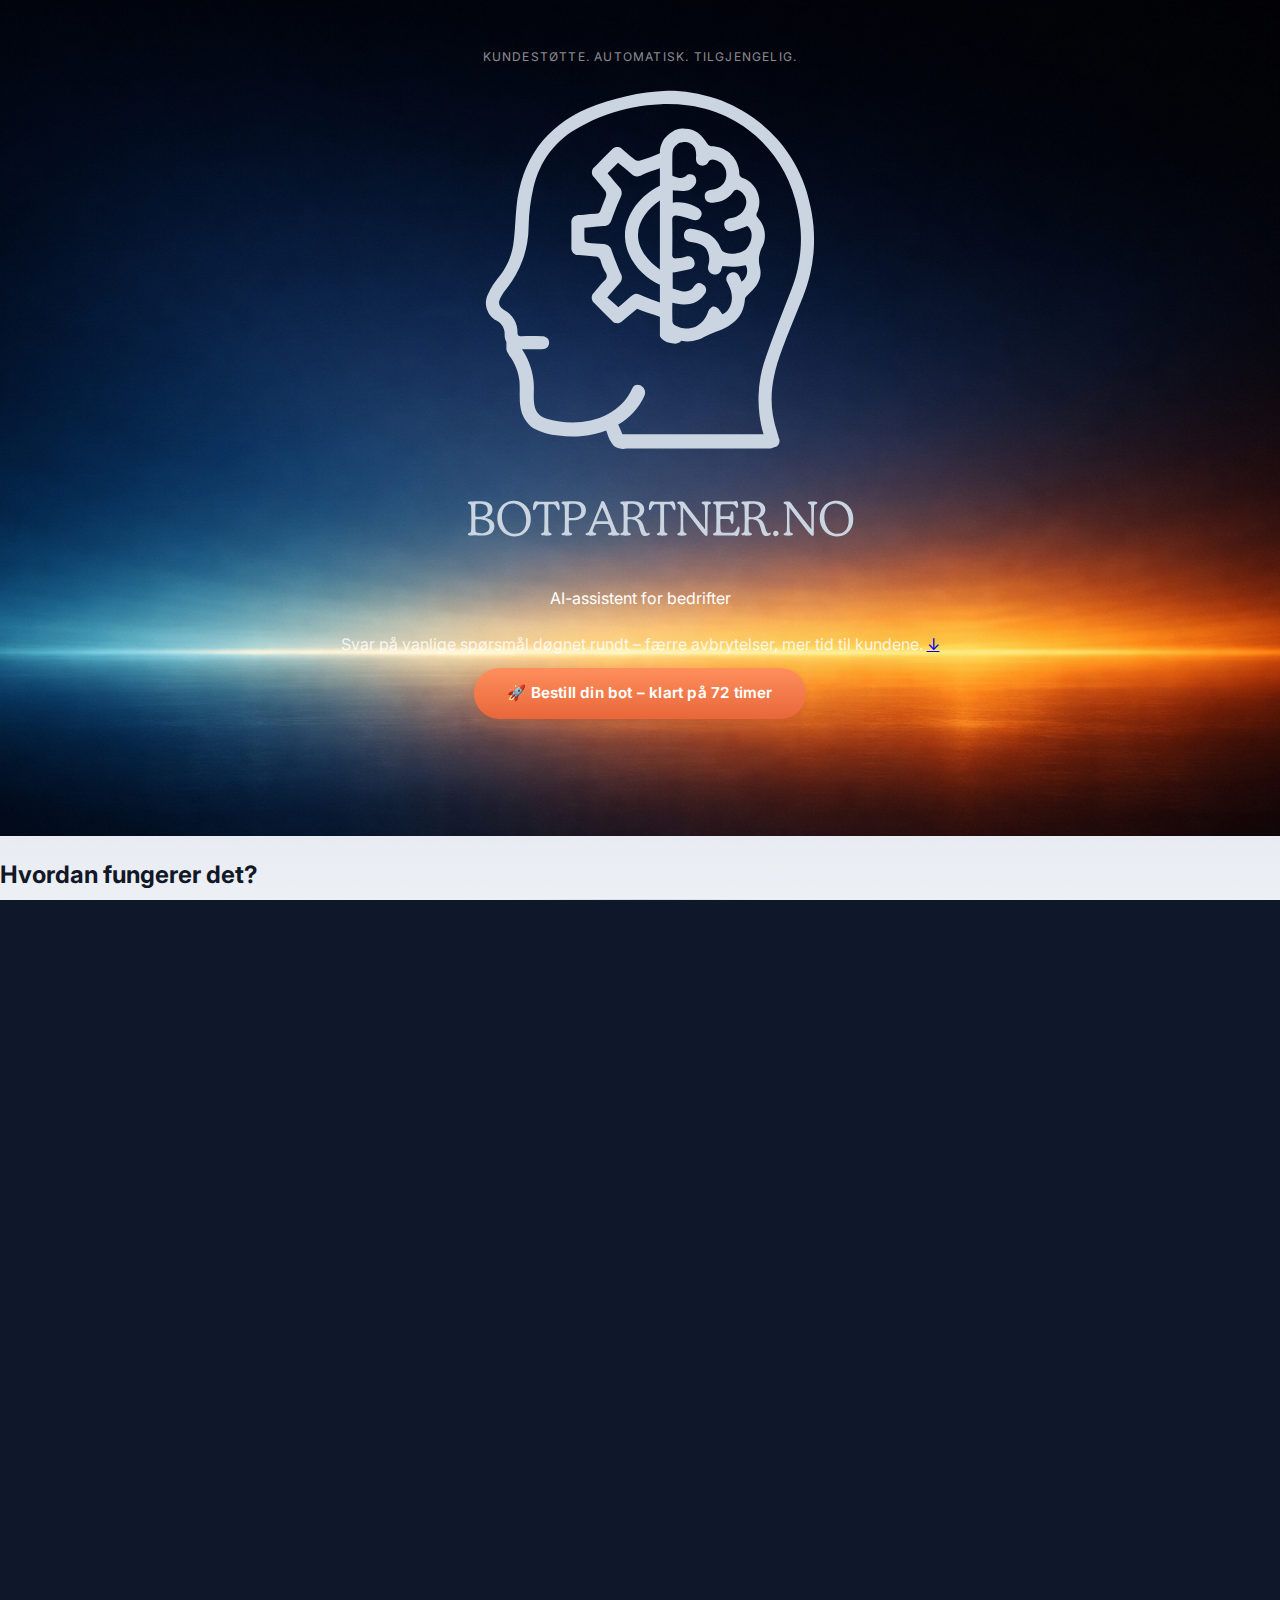
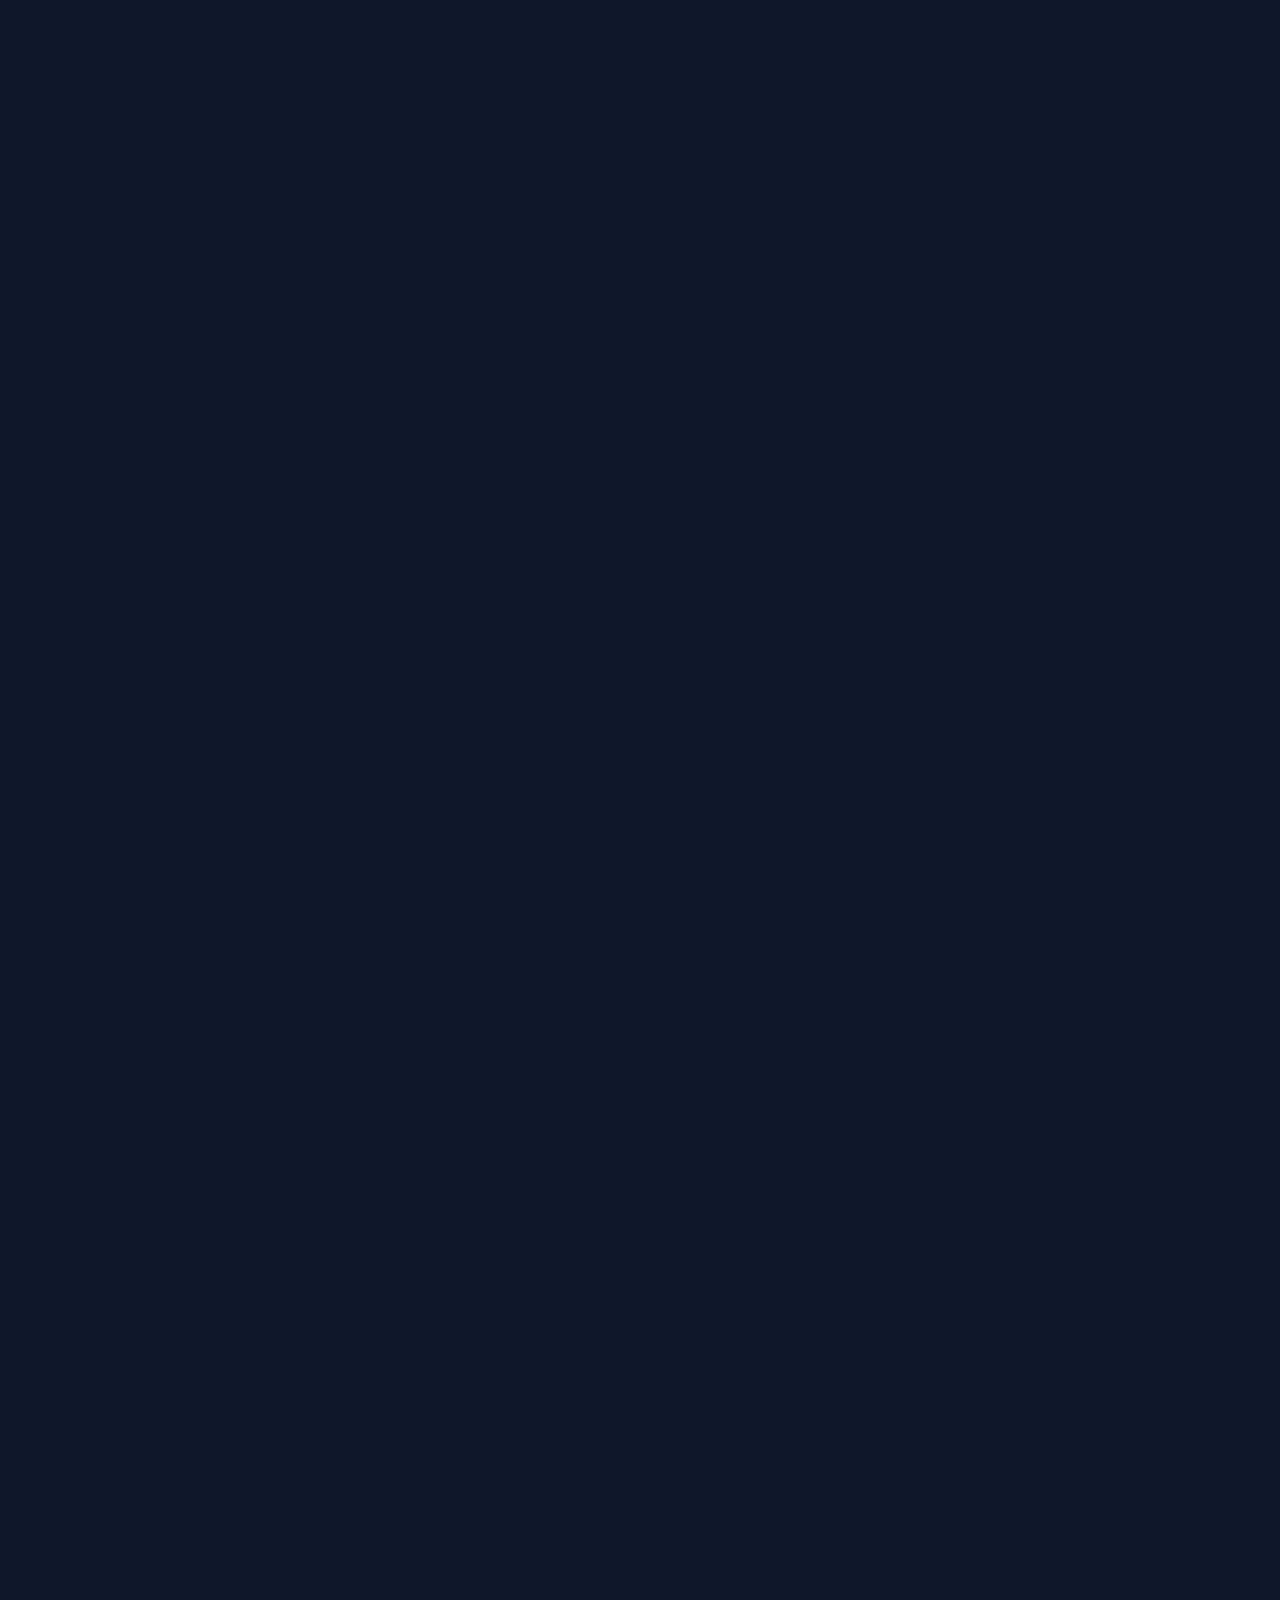
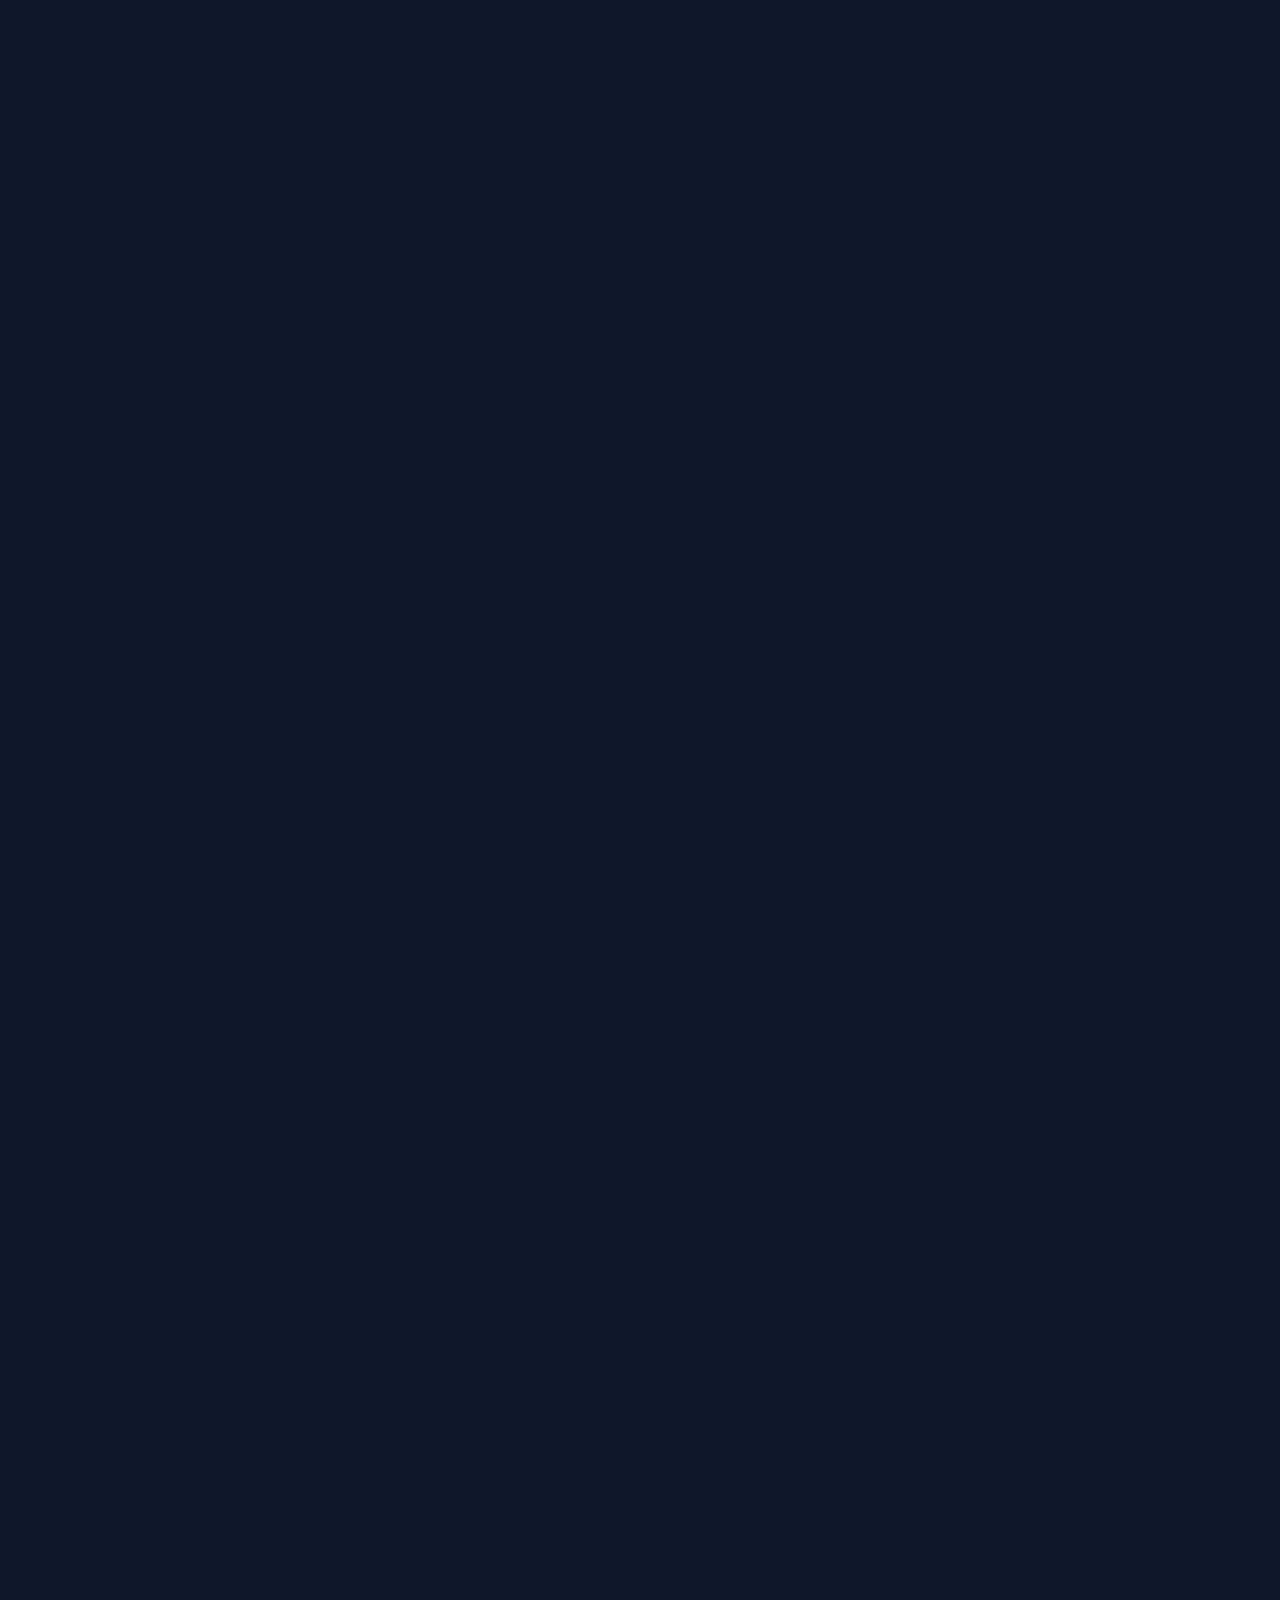
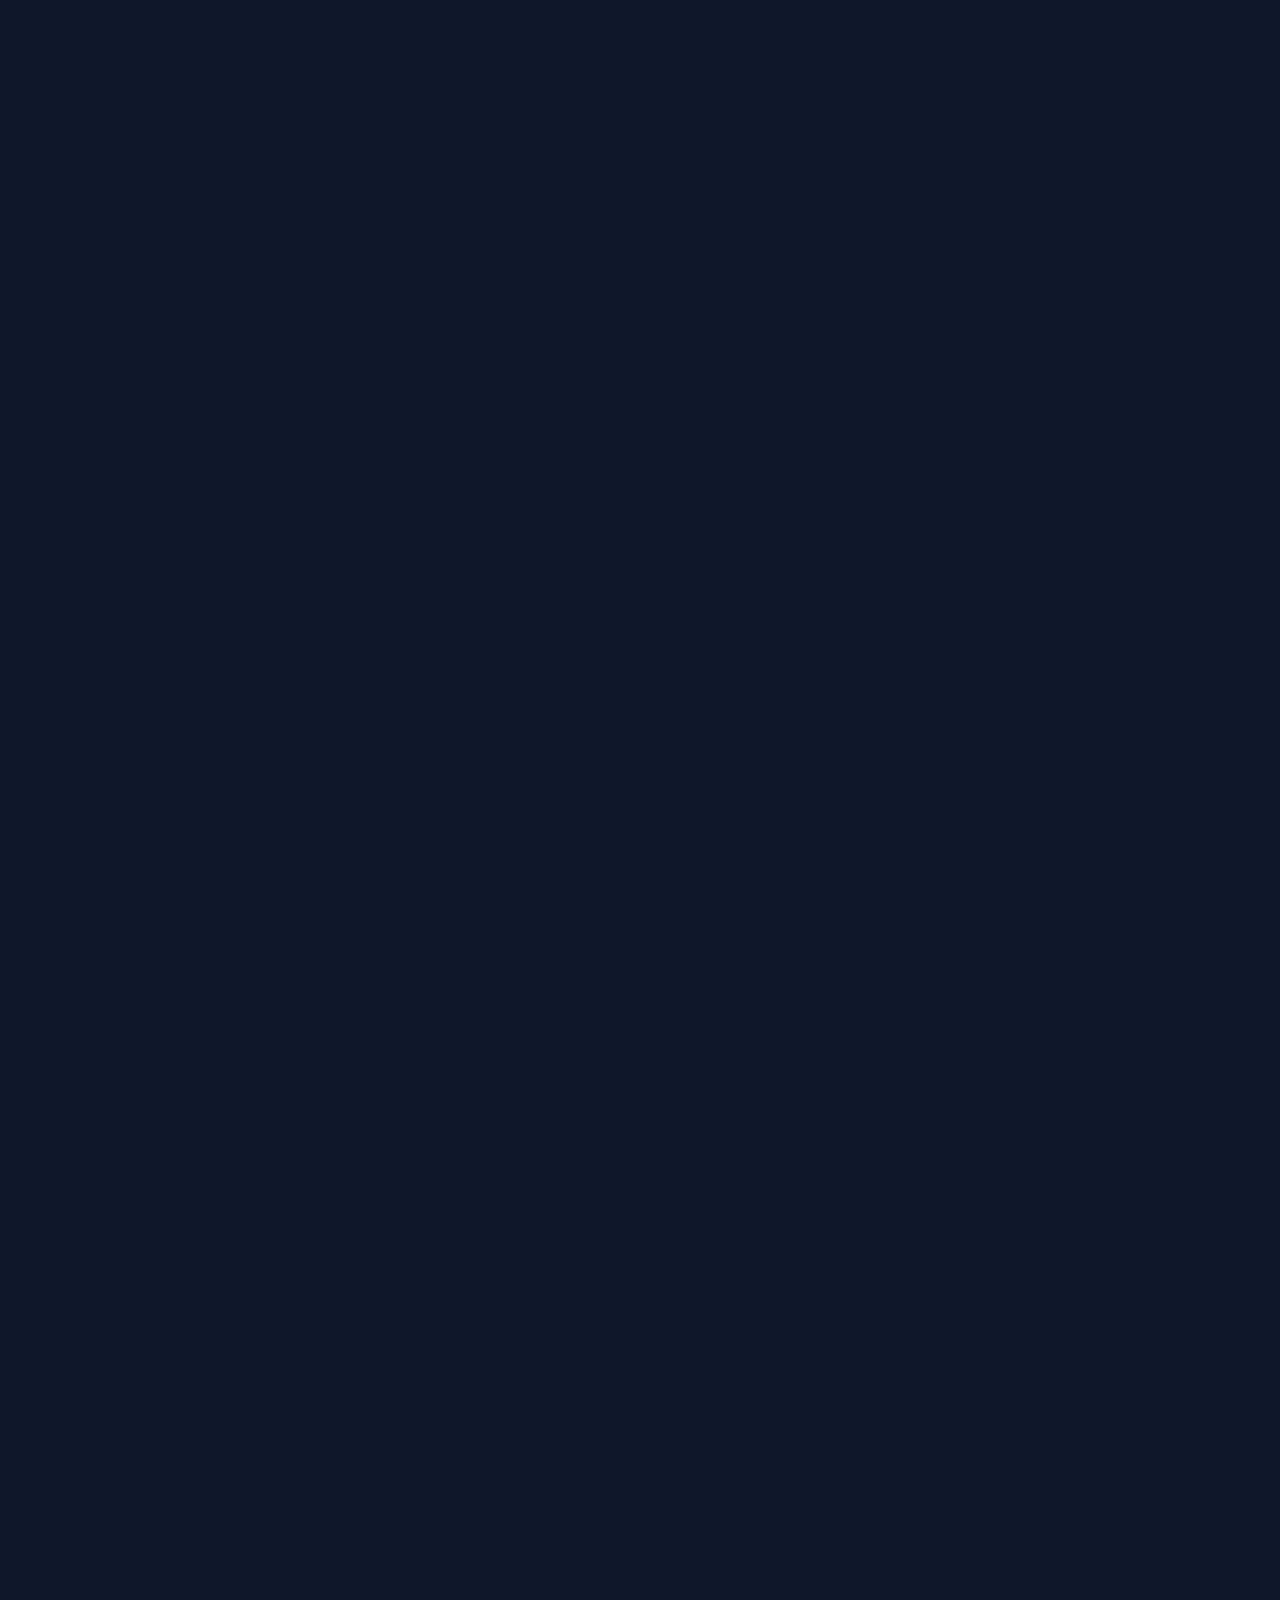
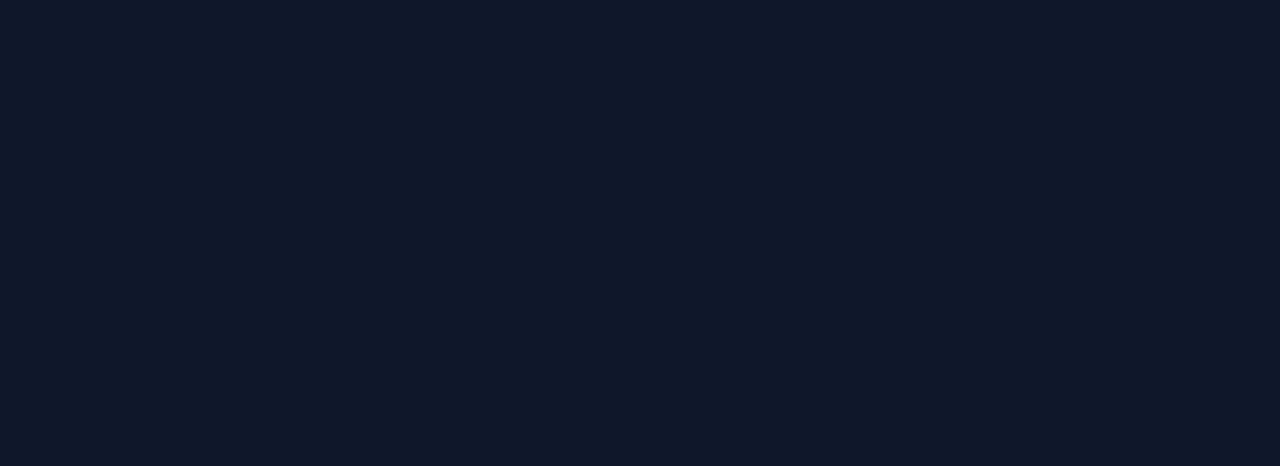
<file: botpartner_web.html>
<!DOCTYPE html>
<html lang="no">
<head>
  <meta charset="UTF-8" />
  <meta name="viewport" content="width=device-width, initial-scale=1.0" />
  <title>Botpartner – AI-chatbot for bedrifter</title>

  <!-- Meta / deling -->
  <meta name="description" content="AI-assistent som svarer kundene dine døgnet rundt. Klart på 72 timer. Enkel installasjon og vedlikehold.">
  <meta property="og:title" content="Botpartner – AI-chatbot for bedrifter" />
  <meta property="og:description" content="Gi kundene dine raske svar med en smart chatbot på nettsiden – døgnet rundt." />
  <meta property="og:image" content="https://botpartner.no/preview.jpg" />

  <!-- Ikoner -->
  <link rel="icon" href="favicon-v2.ico" type="image/x-icon">
  <link rel="icon" type="image/png" sizes="16x16" href="favicon-16x16-v2.png">
  <link rel="icon" type="image/png" sizes="32x32" href="favicon-32x32-v2.png">
  <link rel="icon" type="image/png" sizes="192x192" href="android-chrome-192x192-v2.png">
  <link rel="icon" type="image/png" sizes="512x512" href="android-chrome-512x512-v2.png">
  <link rel="apple-touch-icon" sizes="180x180" href="apple-icon-botpartner.png">
  <link rel="manifest" href="site.webmanifest">

  <!-- Fonts & CSS -->
  <link href="https://fonts.googleapis.com/css2?family=Inter:wght@400;600;700&display=swap" rel="stylesheet">
  <link rel="stylesheet" href="botpartner_web.css" />

  <script defer src="botpartner_web.js"></script>
</head>
<body>

  <header class="hero">
    <p class="hero-eyebrow">KUNDESTØTTE. AUTOMATISK. TILGJENGELIG.</p>
    <img src="Botpartner_icon.svg" alt="Botpartner logo" class="hero-logo-centered" />
    <p class="hero-subtitle">AI-assistent for bedrifter</p>
    <p class="hero-tagline">
      Svar på vanlige spørsmål døgnet rundt – færre avbrytelser, mer tid til kundene.
      <a href="#" class="scroll-down-inline" id="scrollToHvordan">↓</a>
    </p>
    <a href="#bestill" class="cta-button">🚀 Bestill din bot – klart på 72 timer</a>
  </header>

  <main>
    <div class="feature-highlight">
      <section class="hvordan" id="hvordan">
        <h2>Hvordan fungerer det?</h2>
        <ol>
          <li>📤 Du sender oss info om åpningstider, tjenester og kontakt.</li>
          <li>🛠️ Vi setter opp en tilpasset chatbot for nettsiden din.</li>
          <li>🤖 Chatboten svarer automatisk – hele døgnet.</li>
          <li>📊 Valgfri loggføring til Google Sheets for innsikt i kundespørsmål.</li>
          <li>🔄 Vi oppdaterer og vedlikeholder boten for deg.</li>
        </ol>
      </section>

    <section class="fordeler">
  <h2>Fordeler</h2>
  <ul class="fordeler-liste">
    <li>📅 <strong>24/7 tilgjengelig</strong> – boten svarer døgnet rundt uten pause.</li>
    <li>⚡ <strong>Reduserer manuell kundeservice</strong> – færre telefoner og e-poster til deg og teamet.</li>
    <li>📱 <strong>Profesjonelt og mobilvennlig</strong> – fungerer på alle enheter, rett på nettsiden din.</li>
    <li>🔧 <strong>Enkel installasjon og vedlikehold</strong> – vi setter opp og oppdaterer alt for deg.</li>
    <li>📊 <strong>Innsikt i kundespørsmål</strong> – se hva kundene faktisk lurer på via Google Sheets.</li>
    <li>👤 <strong>Eskalering til menneske</strong> – kobler sømløst videre til kontaktinfo eller telefon ved behov.</li>
  </ul>
</section>

    
      <section class="section-card" id="innsikt">
        <h2>📊 Loggføring og innsikt (Google Sheets)</h2>
        <p>
          Alle samtaler kan logges til Google Sheets – helt anonymt dersom ønskelig.
          Du får oversikt over hva kundene faktisk lurer på, slik at du kan forbedre meny, åpningstider,
          informasjon og kundereisen.
        </p>
        <ul class="fordeler-liste">
          <li>Se toppspørsmål per uke/måned</li>
          <li>Mål effekten: færre telefoner/e-poster</li>
          <li>Eksporter, filtrer og del med teamet</li>
        </ul>
        <p class="pdf-note">Ønsker du å se et eksempel? Vi deler gjerne en demo-visning.</p>
      </section>

      <section class="kan-svare" id="hva-kan-boten">
        <h2>Hva kan chatboten svare på?</h2>
        <p>
          Boten forstår fritekst og håndterer oppfølgingsspørsmål i samme samtale. Den svarer på norsk og engelsk
          (og kan svare på flere språk ved behov), basert på innholdet dere gir oss.
        </p>

        <h3>🏷️ Kjerneområder</h3>
        <ul>
          <li>🕒 <strong>Åpningstider & kontakt</strong> – dagens åpningstid, avvik/helligdager, telefon og e-post.</li>
          <li>📍 <strong>Lokasjon & adkomst</strong> – adresse, parkering, kollektiv; inkluderer lenke til Google Maps.</li>
          <li>🗓️ <strong>Booking & ventetid</strong> – hvordan bestille time/bord; peker til ønsket bookingside.</li>
          <li>💼 <strong>Tjenester & priser</strong> – hva dere tilbyr, varianter/meny, typiske priseksempler.</li>
          <li>❓ <strong>Ofte stilte</strong> – allergiinformasjon, betaling, gavekort, wi-fi, universell utforming m.m.</li>
        </ul>

        <h3>🧠 Avanserte evner</h3>
        <ul>
          <li>💬 <strong>Oppfølging i kontekst</strong> – husker hva som er spurt om tidligere i samtalen.</li>
          <li>🌍 <strong>Flerspråklig</strong> – svarer på norsk/engelsk; kan forstå og besvare på flere språk ved behov.</li>
          <li>🧭 <strong>Avklarer ved usikkerhet</strong> – stiller oppfølgingsspørsmål fremfor å anta.</li>
          <li>🔗 <strong>Nyttige lenker i svar</strong> – f.eks. “Få veibeskrivelse” (Google Maps) eller “Bestill time”.</li>
          <li>📈 <strong>GDPR-vennlig innsikt</strong> – valgbar anonym logging til Google Sheets for å se toppspørsmål.</li>
          <li>👤 <strong>Overlevering til menneske</strong> – gir kontaktinfo eller eskalerer når det trengs.</li>
        </ul>

        <h3>🧪 Eksempler på fritekst</h3>
        <ul>
          <li>“Har dere ledig time på tirsdag etter kl 16?” → boten svarer og tilbyr lenke til booking.</li>
          <li>“Hvor parkerer jeg nærmest?” → gir adresse/parkering og lenke til Google Maps.</li>
          <li>“Do you have vegan options?” → svar på engelsk med relevante alternativer.</li>
          <li>Oppfølging: “Hva koster den behandlingen?” → boten henter prisinformasjon dere har gitt.</li>
        </ul>

        <p class="disclaimer">
          Merk: Boten svarer primært ut fra informasjonen dere gir oss. Dersom noe ikke er dekket, trer AI-en inn
          og gir et hjelpsomt og relevant svar basert på ChatGPT-teknologi. Ingen sensitive opplysninger lagres,
          og all valgfri logging er anonym og i tråd med GDPR.
        </p>
      </section>

      <section class="smart-ai">
        <h2>🤖 Hvorfor AI integrert og ikke en vanlig chatbot?</h2>
        <p>
          I motsetning til enkle FAQ-chatboter, forstår vår AI hele setninger og kan svare på åpne spørsmål – nesten som en ekte samtale.
          Den bruker avanserte OpenAI-modeller og trenes på informasjonen du gir oss. Resultatet er en intelligent kundeservice som er tilgjengelig døgnet rundt – uten forhåndsdefinerte skript eller stive svar.
        </p>
      </section>

      <section class="demo">
        <h2>Se demo</h2>
        <p>Få et inntrykk av hvordan chatboten kan se ut i praksis. (Design og innhold tilpasses deres behov.)</p>
        <div class="demo-gallery">
          <a href="https://kaffebotdemo.netlify.app" target="_blank" class="demo-card">
            <img src="Baristabot.png" alt="BaristaBot-demo for kafeer og restauranter" loading="lazy" />
            <div class="demo-caption">
              <strong>☕ BaristaBot</strong><br>for kaféer og restauranter
            </div>
          </a>
          <a href="https://klinikkbot-demo.netlify.app" target="_blank" class="demo-card">
            <img src="Klinikkbot.png" alt="KlinikkBot-demo for klinikker og behandlingssteder" loading="lazy" />
            <div class="demo-caption">
              <strong>🏥 KlinikkBot</strong><br>for klinikker og behandlingssteder
            </div>
          </a>
          <a href="https://frisorassistent-demo.netlify.app/" target="_blank" class="demo-card">
            <img src="Frisørassistenten.png" alt="Frisørassistenten-demo for salonger" loading="lazy" />
            <div class="demo-caption">
              <strong>💇‍♀️ Frisørassistenten</strong><br>for frisører og salonger
            </div>
          </a>
        </div>
      </section>

      <!-- FAQ som accordion (details/summary) -->
      <section class="section-card" id="faq">
        <h2>❓ Ofte stilte spørsmål</h2>

        <details class="faq-item" open>
          <summary>Hvor raskt kan vi være i gang?</summary>
          <p>Vanligvis setter vi opp en fungerende chatbot innen <strong>72 timer</strong> etter at vi mottar
            grunnleggende informasjon (åpningstider, kontaktinfo, tjenester/meny). Deretter finjusterer vi
            løsningen sammen med dere.</p>
        </details>

        <details class="faq-item">
          <summary>Hvordan håndteres personvern?</summary>
          <p>Vi lagrer kun det som er nødvendig for å forbedre tjenesten – typisk <em>spørsmål/svar</em>,
            <em>tidspunkt</em> og tekniske opplysninger (<em>nettleser</em>, <em>origin</em>). Aldri navn/e-post eller andre sensitive data.
            Data kan slettes på forespørsel. Løsningen er utformet i tråd med <strong>GDPR</strong>.</p>
        </details>

        <details class="faq-item">
          <summary>Hva hvis vi vil endre informasjon senere?</summary>
          <p>Ingen problem – vi oppdaterer åpningstider, tjenester, priser og annet innhold fortløpende, slik at boten alltid er oppdatert.</p>
        </details>
      </section>

      <!-- Pris som kort (tydeligere presentasjon, samme innhold) -->
      <section class="pris" id="pris">
        <h2>Pilotpris</h2>
        <div class="price-cards">
          <article class="price-card">
            <h3>Gratis prøve</h3>
            <p class="price">0 kr</p>
            <ul>
              <li>30 dager – uten binding</li>
              <li>Demo på egen nettside</li>
              <li>Hjelp med implementering</li>
            </ul>
            <a class="cta-button" href="mailto:hei@botpartner.no?subject=Gratis%2030-dagers%20pr%C3%B8ve">🚀 Start gratis prøve</a>
          </article>

          <article class="price-card featured">
            <h3>Standard</h3>
            <p class="price"><strong>2 500 kr</strong> oppsett<br><span class="per">+ 500 kr/mnd</span></p>
            <ul>
              <li>Løpende oppdateringer</li>
              <li>AI-bruk inkludert</li>
              <li>Vedlikehold og support</li>
            </ul>
            <a class="cta-button" href="mailto:hei@botpartner.no?subject=Bestill%20AI-bot">📬 Bestill nå</a>
          </article>
        </div>
        <p class="small-note">Begrenset tilbud for første 3 kunder.</p>
      </section>

      <section class="section-card" id="bestill"> 
        <h2>🚀 Bestill din bot – klart på 72 timer</h2>
        <ol>
          <li>Dere sender oss grunnleggende informasjon: åpningstider, kontaktinfo og ønsket innhold.</li>
          <li>Vi utvikler boten i tett samarbeid med dere – og justerer underveis.</li>
          <li>Boten integreres med OpenAI og gir presise, profesjonelle svar.</li>
          <li>Dere får en enkel kode å legge inn på nettsiden – vi bistår gjerne.</li>
        </ol>
        <a class="cta-button" href="mailto:hei@botpartner.no?subject=Bestill%20AI-bot">📬 Bestill nå</a>
      </section>

      <section class="kontakt" id="kontakt">
        <h2>Kontakt oss</h2>
        <p class="kontakt-ingress">Vi samarbeider tett med dere fra oppstart til optimalisering.</p>
        <ul class="contact-lines" role="list">
 <li>
  <span class="icon">✉️</span>
  <span class="label">E-post:</span>
  <span class="value accent">hei@botpartner.no</span>
</li>
<li>
  <span class="icon">📅</span>
  <span class="label">Teams/Zoom:</span>
  <span class="value accent">Avtal tid etter ønske</span>
</li>
<li>
  <span class="icon">📞</span>
  <span class="label">Telefon:</span>
  <span class="value accent">+47 416 29 927</span>
</li>

        </ul>
      </section>
    </div>
  </main>

  <footer class="site-footer">
    <p>© 2025 Botpartner.no – AI-løsninger for små og mellomstore bedrifter</p>
  </footer>
 
</body>
</html>
</file>
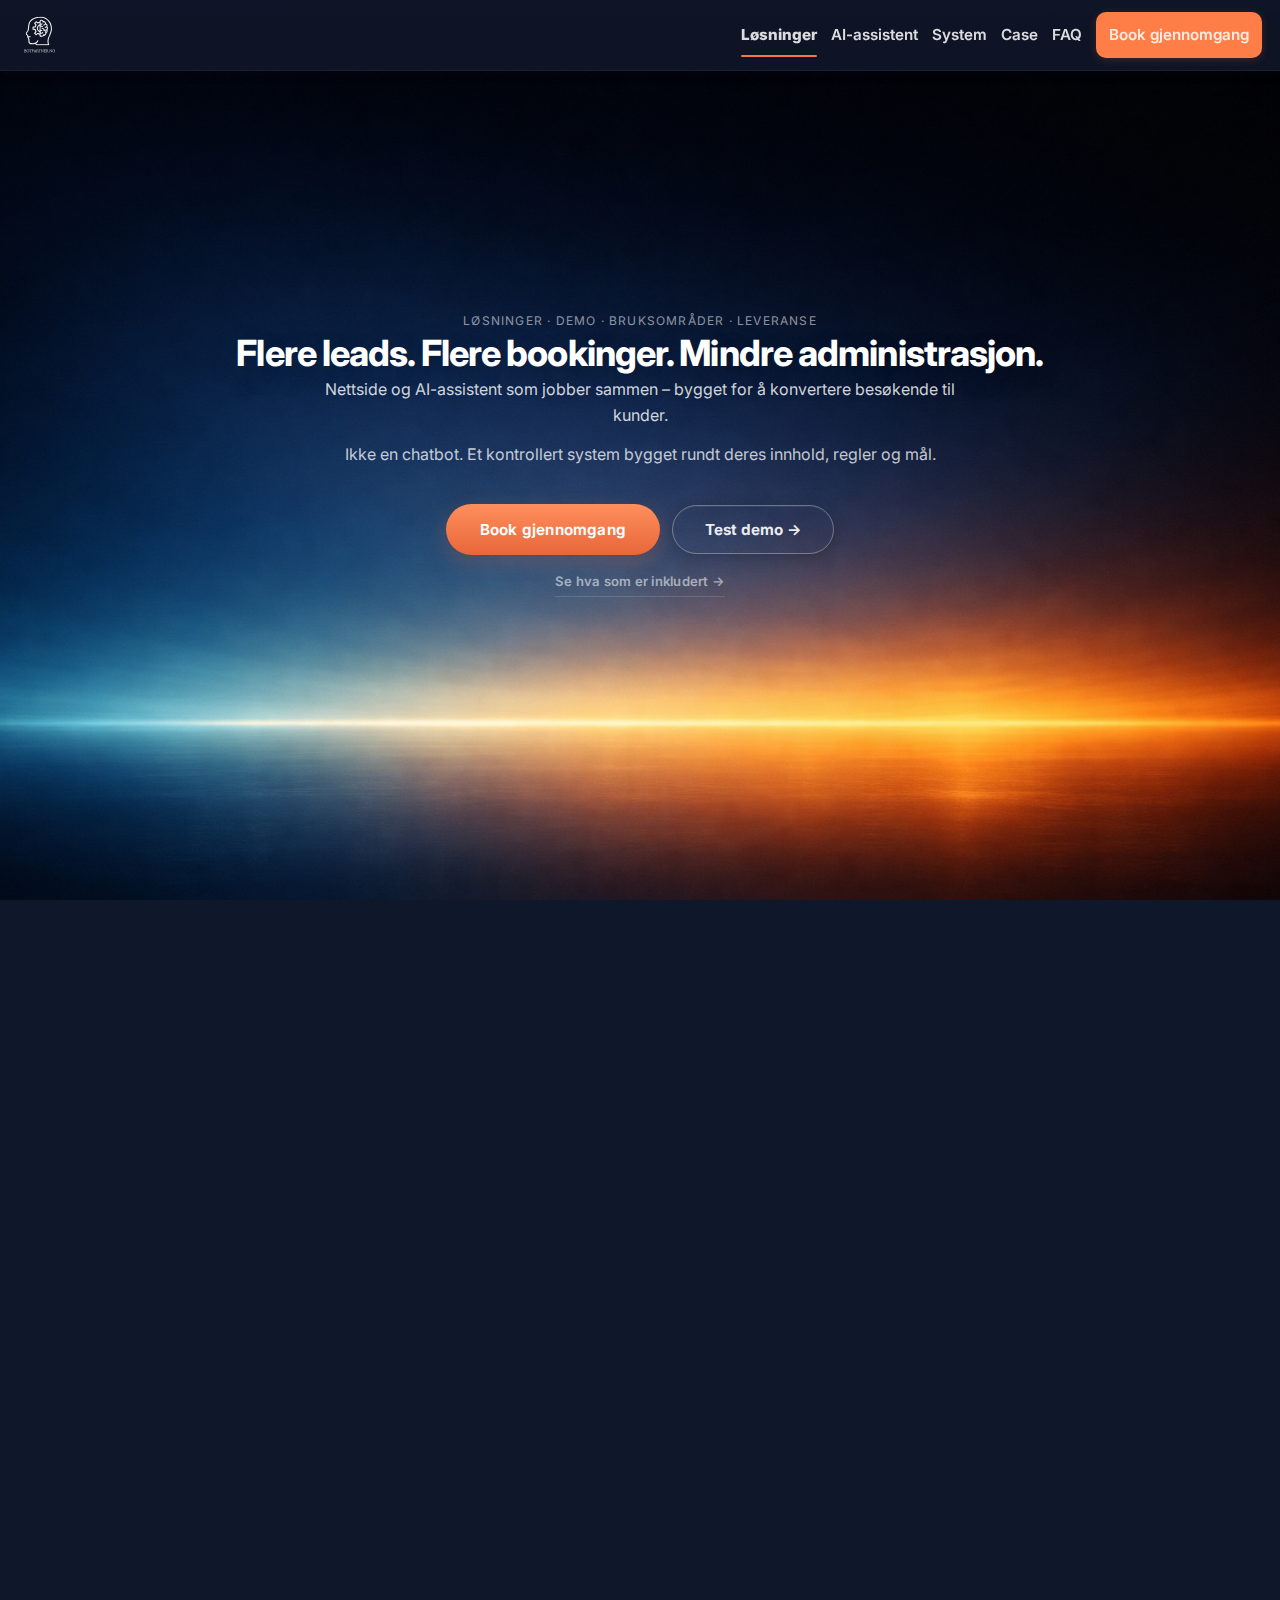
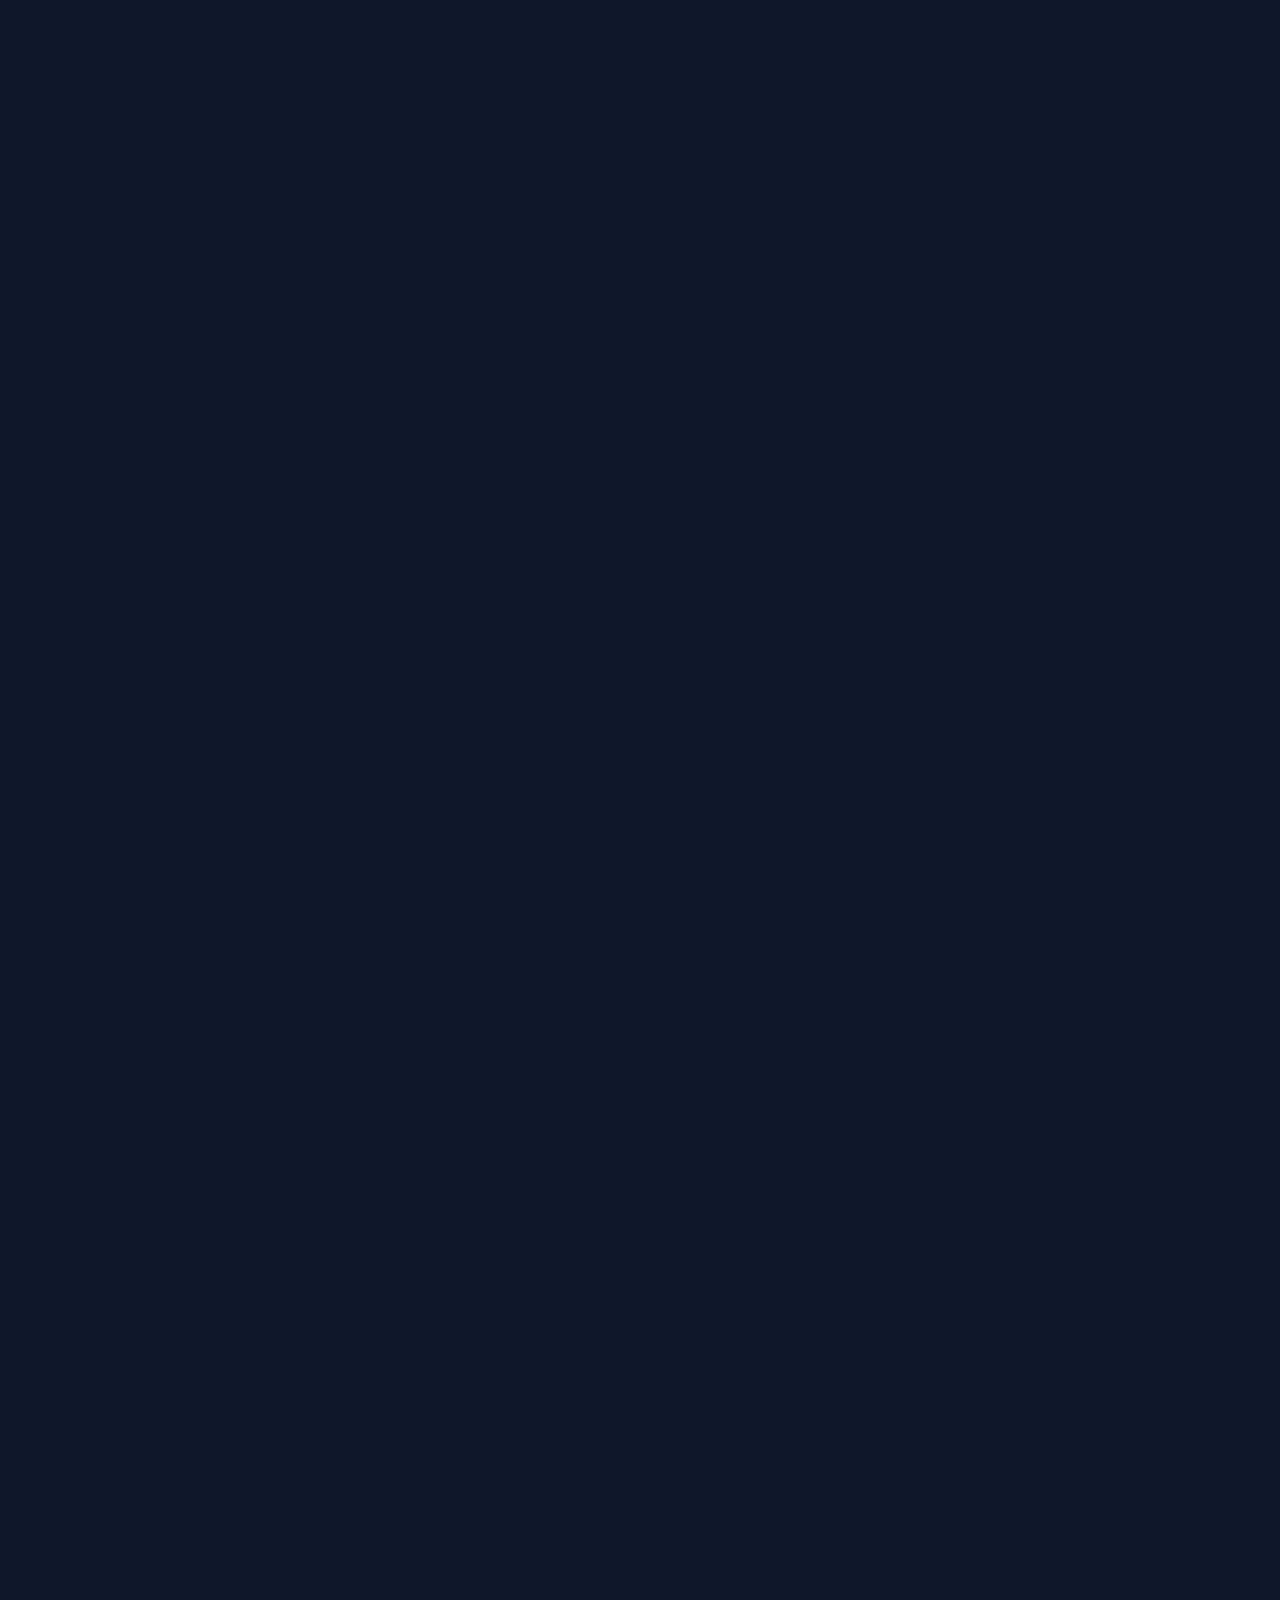
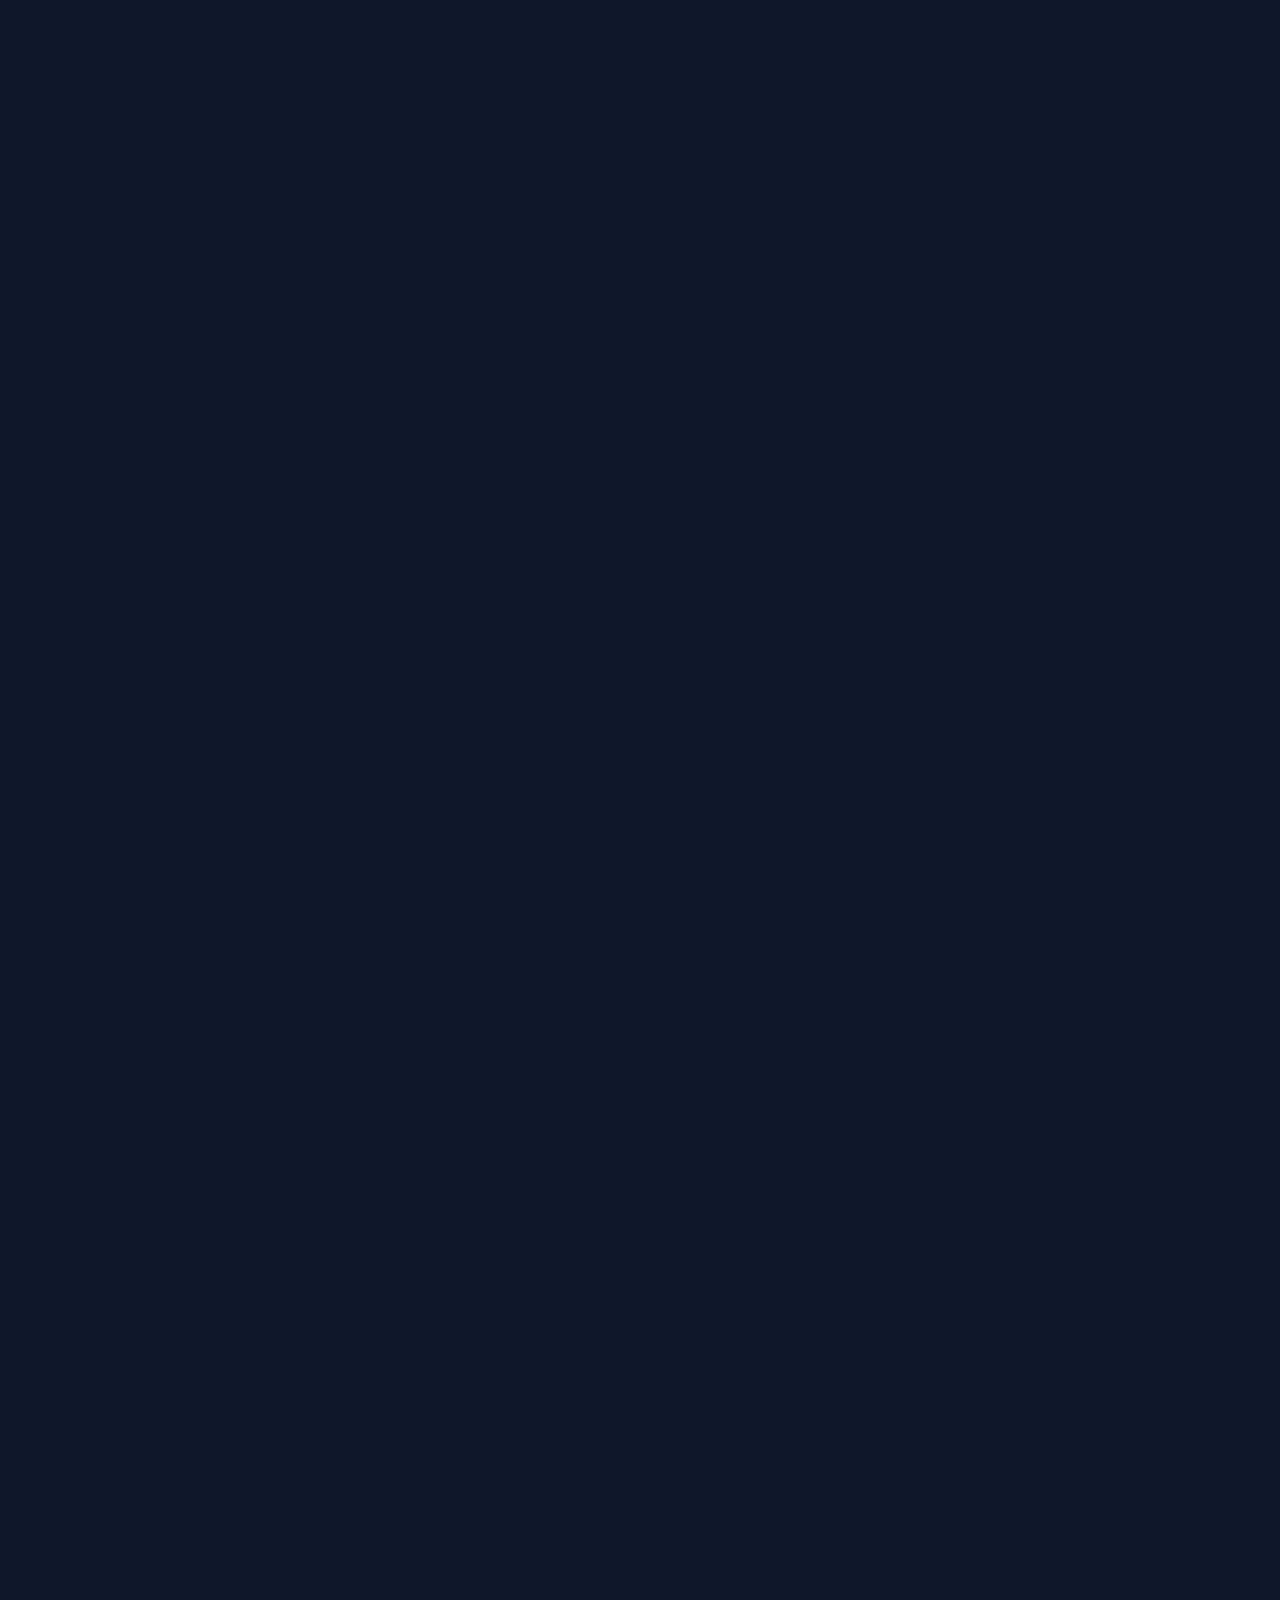
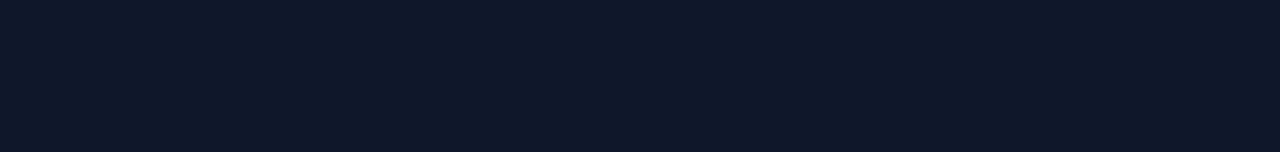
<file: losninger.html>
﻿<!DOCTYPE html>
<html lang="no">
<head>
  <meta charset="UTF-8" />
  <meta name="viewport" content="width=device-width, initial-scale=1.0" />

  <title>Løsninger | Botpartner</title>
  <meta name="description" content="Flere kvalifiserte leads, flere bookinger og mindre administrasjon. Nettside og AI-assistent som jobber sammen for konvertering." />
  <meta name="robots" content="index,follow" />
  <link rel="canonical" href="https://www.botpartner.no/losninger" />

  <meta property="og:title" content="Flere leads, bookinger og mindre admin | Botpartner" />
  <meta property="og:description" content="Flere kvalifiserte leads, flere bookinger og mindre administrasjon. Nettside og AI-assistent som jobber sammen for konvertering." />
  <meta property="og:url" content="https://www.botpartner.no/losninger" />
  <meta property="og:image" content="https://www.botpartner.no/preview.jpg" />
  <meta property="og:type" content="website" />
  <meta name="twitter:card" content="summary_large_image" />

  <!-- Ikoner -->
  <link rel="icon" href="favicon-v2.ico" type="image/x-icon">
  <link rel="icon" type="image/png" sizes="16x16" href="favicon-16x16-v2.png">
  <link rel="icon" type="image/png" sizes="32x32" href="favicon-32x32-v2.png">
  <link rel="icon" type="image/png" sizes="192x192" href="android-chrome-192x192-v2.png">
  <link rel="icon" type="image/png" sizes="512x512" href="android-chrome-512x512-v2.png">
  <link rel="apple-touch-icon" sizes="180x180" href="apple-icon-botpartner.png">
  <link rel="manifest" href="site.webmanifest">

  <link href="https://fonts.googleapis.com/css2?family=Inter:wght@400;600;700&display=swap" rel="stylesheet">
  <link rel="stylesheet" href="botpartner_web.css" />
  <script defer src="botpartner_web.js"></script>
</head>

<body class="page-losninger">

  <nav class="nav">
    <a class="nav-logo" href="index.html#top" aria-label="Botpartner">
      <img src="BP_icon_hvit.svg" alt="Botpartner" />
    </a>

    <button class="nav-toggle" id="navToggle" aria-label="Åpne meny" aria-expanded="false">
      <span></span><span></span><span></span>
    </button>

    <div class="nav-links" id="navLinks">
      <a href="losninger.html" aria-current="page">Løsninger</a>
      <a href="ai-assistent-nettside.html">AI-assistent</a>
      <a href="system.html">System</a>
      <a href="index.html#case">Case</a>
      <a href="index.html#faq">FAQ</a>
      <a class="nav-cta" href="index.html#gjennomgang">Book gjennomgang</a>
    </div>
  </nav>

  <div class="nav-backdrop" id="navBackdrop" hidden></div>

  <!-- HERO -->
  <header class="hero" id="top">
    <p class="hero-eyebrow">LØSNINGER · DEMO · BRUKSOMRÅDER · LEVERANSE</p>
    <h1 class="hero-title">Flere leads. Flere bookinger. Mindre administrasjon.</h1>
   <p class="hero-tagline">
  Nettside og AI-assistent som jobber sammen – bygget for å konvertere besøkende til kunder.
</p>

<p class="hero-tagline hero-tagline-secondary">
  Ikke en chatbot. Et kontrollert system bygget rundt deres innhold, regler og mål.
</p>


<div class="hero-actions">
  <a class="cta-button" href="index.html#gjennomgang">Book gjennomgang</a>
  <a class="btn-outline" href="https://klinikkassistenten.netlify.app/" target="_blank" rel="noopener noreferrer">
    Test demo →
  </a>
</div>



    <a class="hero-secondary-link" href="#leveranse">Se hva som er inkludert →</a>
  </header>

  <main>

    <!-- I PRODUKSJON -->
    <section class="section" id="produksjon">
      <h2>I produksjon</h2>
      <p class="lead">Ekte resultater. Live hos kunde.</p>

      <div class="case-card">
        <div class="case-left">
          <h3>Sørsia Fysioterapi</h3>
          <p class="case-meta">Nettside + AI-assistent</p>
          <p class="case-status"><span class="status-pill">Produksjon</span></p>

          <div class="case-actions">
            <a class="btn-outline" href="https://www.sorsiafysioterapi.no/" target="_blank" rel="noopener noreferrer">Se nettsiden</a>
            <a class="btn-outline" href="https://sorsia-assistenten.netlify.app/" target="_blank" rel="noopener noreferrer">Se assistenten</a>
          </div>
        </div>

        <div class="case-right">
          <div class="mini-stat">
            <span>Leveranse</span>
            <strong>Nettside + AI</strong>
          </div>
          <div class="mini-stat">
            <span>Fokus</span>
            <strong>Kvalitet</strong>
          </div>
          <div class="mini-stat">
            <span>Oppfølging</span>
            <strong>Drift</strong>
          </div>
        </div>
      </div>

      <div class="case-card">
        <div class="case-left">
          <h3>Helse i Centrum</h3>
          <p class="case-meta">Nettside + konverteringsflyt</p>
          <p class="case-status"><span class="status-pill">Produksjon</span></p>

          <div class="case-actions">
            <a class="btn-outline" href="https://hicbergen.no/" target="_blank" rel="noopener noreferrer">Se nettsiden</a>
          </div>
        </div>

        <div class="case-right">
          <div class="mini-stat">
            <span>Problem</span>
            <strong>Lav synlighet, få henvendelser</strong>
          </div>
          <div class="mini-stat">
            <span>Leveranse</span>
            <strong>Nettside med konverteringsflyt</strong>
          </div>
          <div class="mini-stat">
            <span>Resultat</span>
            <strong>Flere kvalifiserte henvendelser</strong>
          </div>
        </div>
      </div>
    </section>

    <!-- DEMO -->
    <section class="section" id="demo">
      <h2>Demo: KlinikkAssistenten</h2>
      <p class="lead">
        Et ferdig eksempel du kan teste. Dette er referansen for hvordan vi bygger kontrollert flyt, tone og konvertering.
      </p>

      <div class="case-card demo-card">
  <div class="case-left">
    <h3>Test live</h3>
    <p class="case-meta">Prøv et par spørsmål. Du ser produktet på 10 sek.</p>

    <div class="case-actions">
      <a class="cta-button" href="https://klinikkassistenten.netlify.app/" target="_blank" rel="noopener noreferrer">
        Test demo →
      </a>
      <a class="btn-outline" href="index.html#gjennomgang">Book gjennomgang</a>
    </div>

    <div class="chips" aria-label="Kort oppsummering av demoen">
      <span class="chip">Widget</span>
      <span class="chip">Fullskjerm på mobil</span>
      <span class="chip">Booking + svar</span>
    </div>
  </div>

  <div class="case-right demo-media" aria-label="Slik ser assistenten ut på desktop og mobil">
    <img
      class="demo-desktop"
      src="Klinikkassistenten_desktop.png"
      alt="KlinikkAssistenten – desktopvisning (widget på nettside)"
      loading="lazy"
      width="900"
    />
    <img
      class="demo-mobile"
      src="Klinikkassistenten_mobil.png"
      alt="KlinikkAssistenten – mobilvisning (fullskjerm)"
      loading="lazy"
      width="420"
    />
  </div>
</div>

<p class="deliver-note">
  KlinikkAssistenten er et eksempel. Samme rammeverk tilpasses helse, salg, restaurant, eiendom og service. Se hvordan vi leverer <a href="ai-assistent-nettside.html">AI-assistent for nettsider</a>.
  <span> </span>
  <a class="card-link" href="index.html#case">Se case →</a>
  <span> · </span>
  <a class="card-link" href="index.html#faq">Se FAQ →</a>
</p>

    <!-- BRUKSOMRÅDER -->
    <section class="section" id="bruksomrader">
      <h2>Tre konkrete utfall</h2>
      <p class="lead">Flere kvalifiserte leads. Flere bookinger. Mindre administrasjon.</p>

      <div class="deliver-grid">
        <article class="deliver-card is-featured">
          <h3>Mindre administrasjon</h3>
          <p>Tar repetisjonsspørsmål automatisk. Frigjør tid til det som faktisk krever menneskelig oppfølging.</p>
          <div class="chips">
            <span class="chip">Kontrollerte svar</span>
            <span class="chip">Kunnskapsbase</span>
            <span class="chip">Avlastning</span>
          </div>
        </article>

        <article class="deliver-card">
          <h3>Flere bookinger</h3>
          <p>Leder besøkende til riktig handling og riktig tidspunkt – uten friksjon eller blindveier.</p>
          <div class="chips">
            <span class="chip">Handoff</span>
            <span class="chip">CTA-flyt</span>
            <span class="chip">Booking</span>
          </div>
        </article>

        <article class="deliver-card">
          <h3>Flere kvalifiserte leads</h3>
          <p>Samler kontekst før kontakt – hva kunden trenger, hvilken tjeneste og hvor mye det haster.</p>
          <div class="chips">
            <span class="chip">Kvalifisering</span>
            <span class="chip">Kontekst</span>
            <span class="chip">Leads</span>
          </div>
        </article>
      </div>
    </section>

    <!-- BRANSJER -->
    <section class="section" id="bransjer">
      <h2>Tilpasset din bransje</h2>
      <p class="lead">Samme system. Tilpasset innhold, språk og flyt for å levere resultater i din bransje.</p>

      <div class="grid-2">
        <div class="card">
          <h3>Helse / klinikk</h3>
          <p>Praktisk info, behandlinger, priser og booking – med streng kontroll på formuleringer.</p>
        </div>
        <div class="card">
          <h3>Salg / tjenester</h3>
          <p>Spørsmål, prisindikasjon, prosess og kvalifisering – med tydelig neste steg.</p>
        </div>
        <div class="card">
          <h3>Restaurant / café</h3>
          <p>Åpningstider, meny, allergener, reservasjon og beliggenhet – raskt og presist.</p>
        </div>
        <div class="card">
          <h3>Eiendom</h3>
          <p>Objektspørsmål, visning og områdeinfo – med handoff til megler når det trengs.</p>
        </div>
        <div class="card">
  <h3>Nettside / landingsside (valgfritt)</h3>
  <p>
    Vi bygger eller forbedrer siden assistenten skal bo på – rask, tydelig og laget for konvertering.
    Se eksempel i produksjon.
  </p>
  <p style="margin-top:12px;">
    <a class="card-link" href="index.html#case">Se nettside-case →</a>
  </p>
</div>
      </div>
    </section>

    <!-- LEVERANSE -->
    <section class="section" id="leveranse">
      <h2>Hva du faktisk får levert</h2>
      <p class="lead">Alt som trengs for å gå fra besøkende til bookinger, leads og lavere arbeidsmengde.</p>

      <div class="grid-2">
        <div class="card">
          <h3>Innhold + kunnskapsbase</h3>
          <p>Vi strukturerer innholdet deres for konsistente svar. Når assistenten ikke vet: den sier det og leder videre.</p>
        </div>

        <div class="card">
          <h3>Regler / guardrails</h3>
          <p>Grenser for hva som kan svares på, hvordan det formuleres, og hvordan sensitive tema håndteres.</p>
        </div>

        <div class="card">
          <h3>Implementasjon</h3>
          <p>Ferdig integrert på nettsiden (widget / fullskjerm). Ingen tung ombygging. 
            Kan også kobles mot eksterne flater som Google Business Profile, der det gir mening.</p>
        </div>

        <div class="card">
          <h3>Drift og forbedring</h3>
          <p>Logging og forbedring inkludert. Vi oppdaterer innhold og justerer flyt basert på ekte data.</p>
        </div>
      </div>

<p class="deliver-note">
  <a class="card-link" href="system.html">Se hvordan systemet fungerer →</a>
  <span> · </span>
  <a class="card-link" href="index.html#case">Se case →</a>
  <span> · </span>
  <a class="card-link" href="index.html#faq">Se FAQ →</a>
</p>

    </section>

    <!-- SLUTT-CTA -->
    <section class="section contact" id="cta">
      <h2>Klar for flere leads og bookinger?</h2>
      <p class="lead">Vi vurderer hva som bør automatiseres, hva som ikke bør det, og hvordan det kobles mot systemene deres.</p>

      <div class="contact-actions">
        <a class="cta-button" href="index.html#gjennomgang">Book gjennomgang</a>
        <a class="btn-outline" href="system.html">Se systemet →</a>
      </div>
    </section>

  </main>

  <footer class="site-footer">
    <div class="footer-grid">
      <div class="footer-col footer-brand">
        <strong class="footer-logo">Botpartner</strong>
        <p>Kontrollerte AI-assistenter i drift.</p>
      </div>

      <div class="footer-col">
        <strong>Kontakt</strong>
        <p><a href="mailto:hei@botpartner.no">hei@botpartner.no</a></p>
        <p><a href="tel:+4741629927">+47 416 29 927</a></p>
      </div>

      <div class="footer-col">
        <strong>Sider</strong>
        <p><a href="index.html">Hjem</a></p>
        <p><a href="losninger.html">Løsninger</a></p>
        <p><a href="ai-assistent-nettside.html">AI-assistent</a></p>
        <p><a href="system.html">System</a></p>
      </div>

      <div class="footer-col">
        <strong>Selskap</strong>
        <p>Org.nr 936 933 149</p>
        <p>© 2026 Botpartner</p>
      </div>
    </div>
  </footer>

  <script src="https://botpartner-chatbot.netlify.app/embed.js"></script>
</body>
</html>
</file>
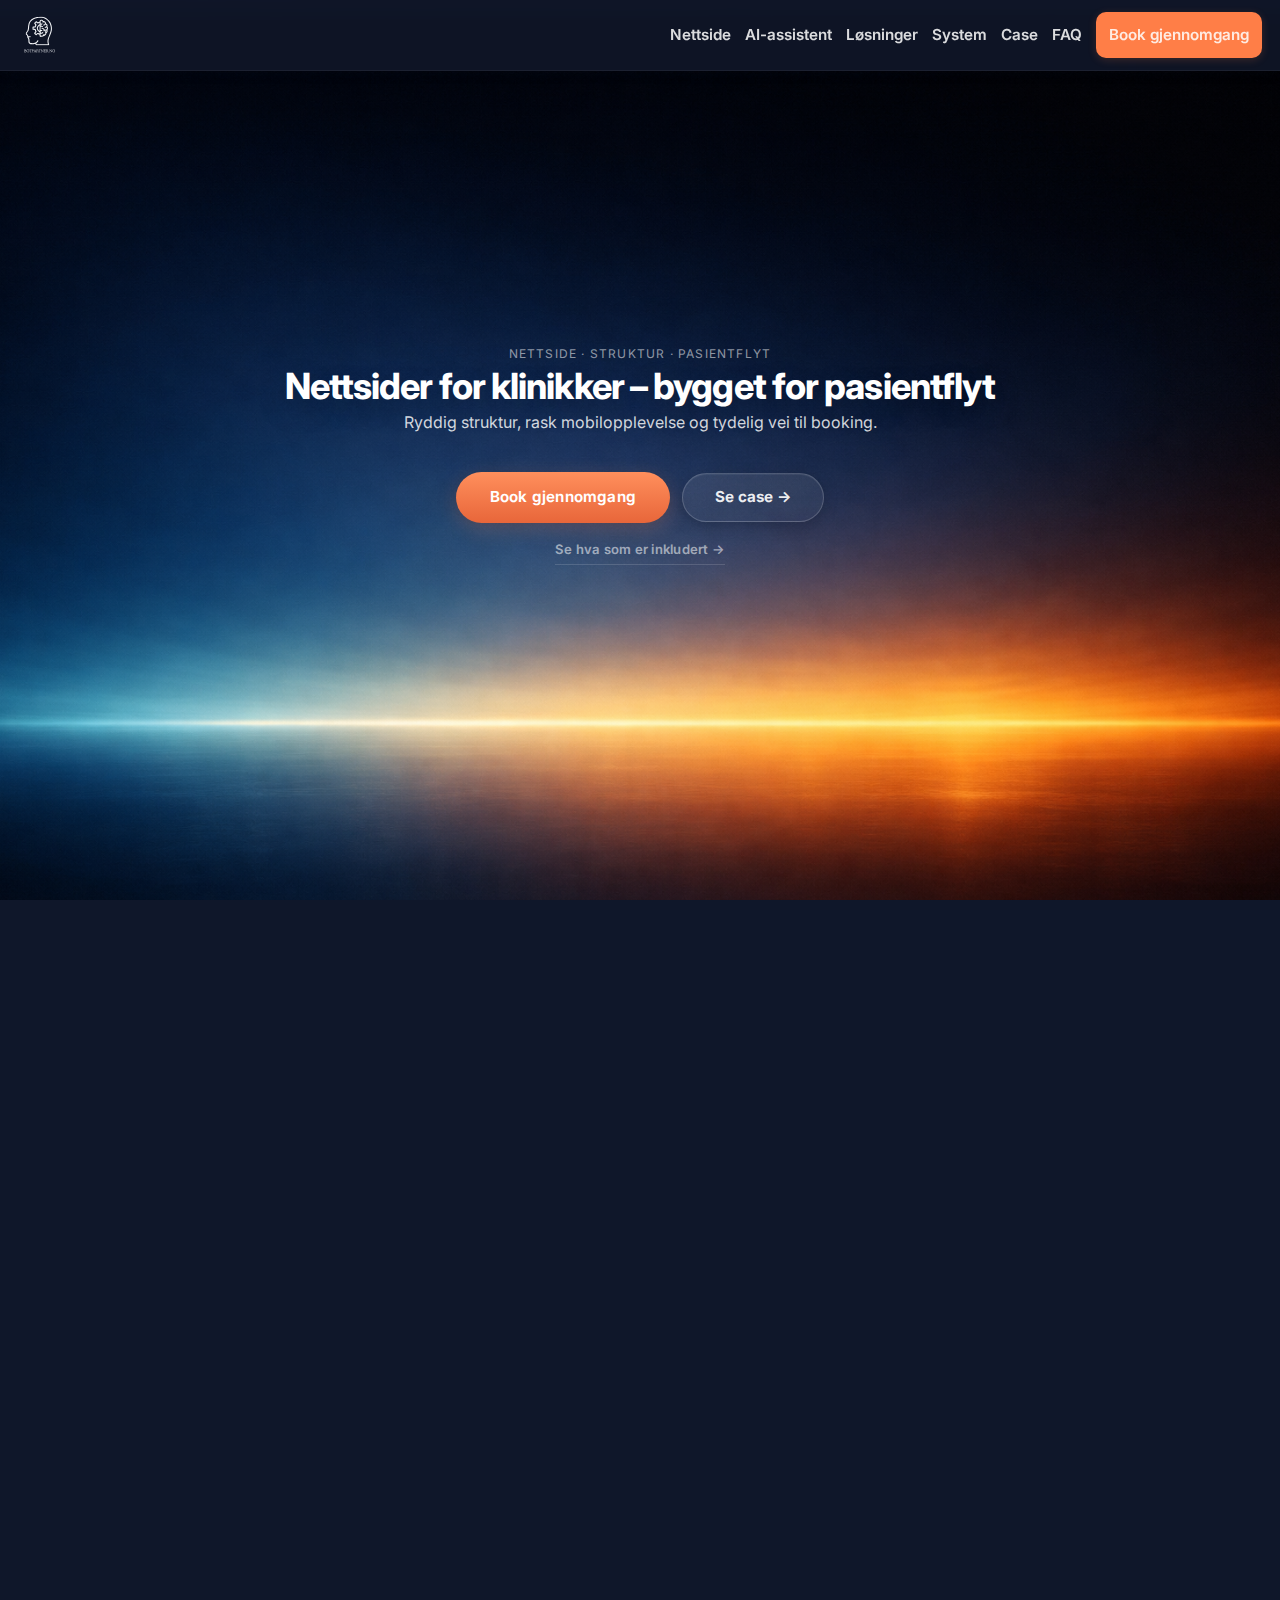
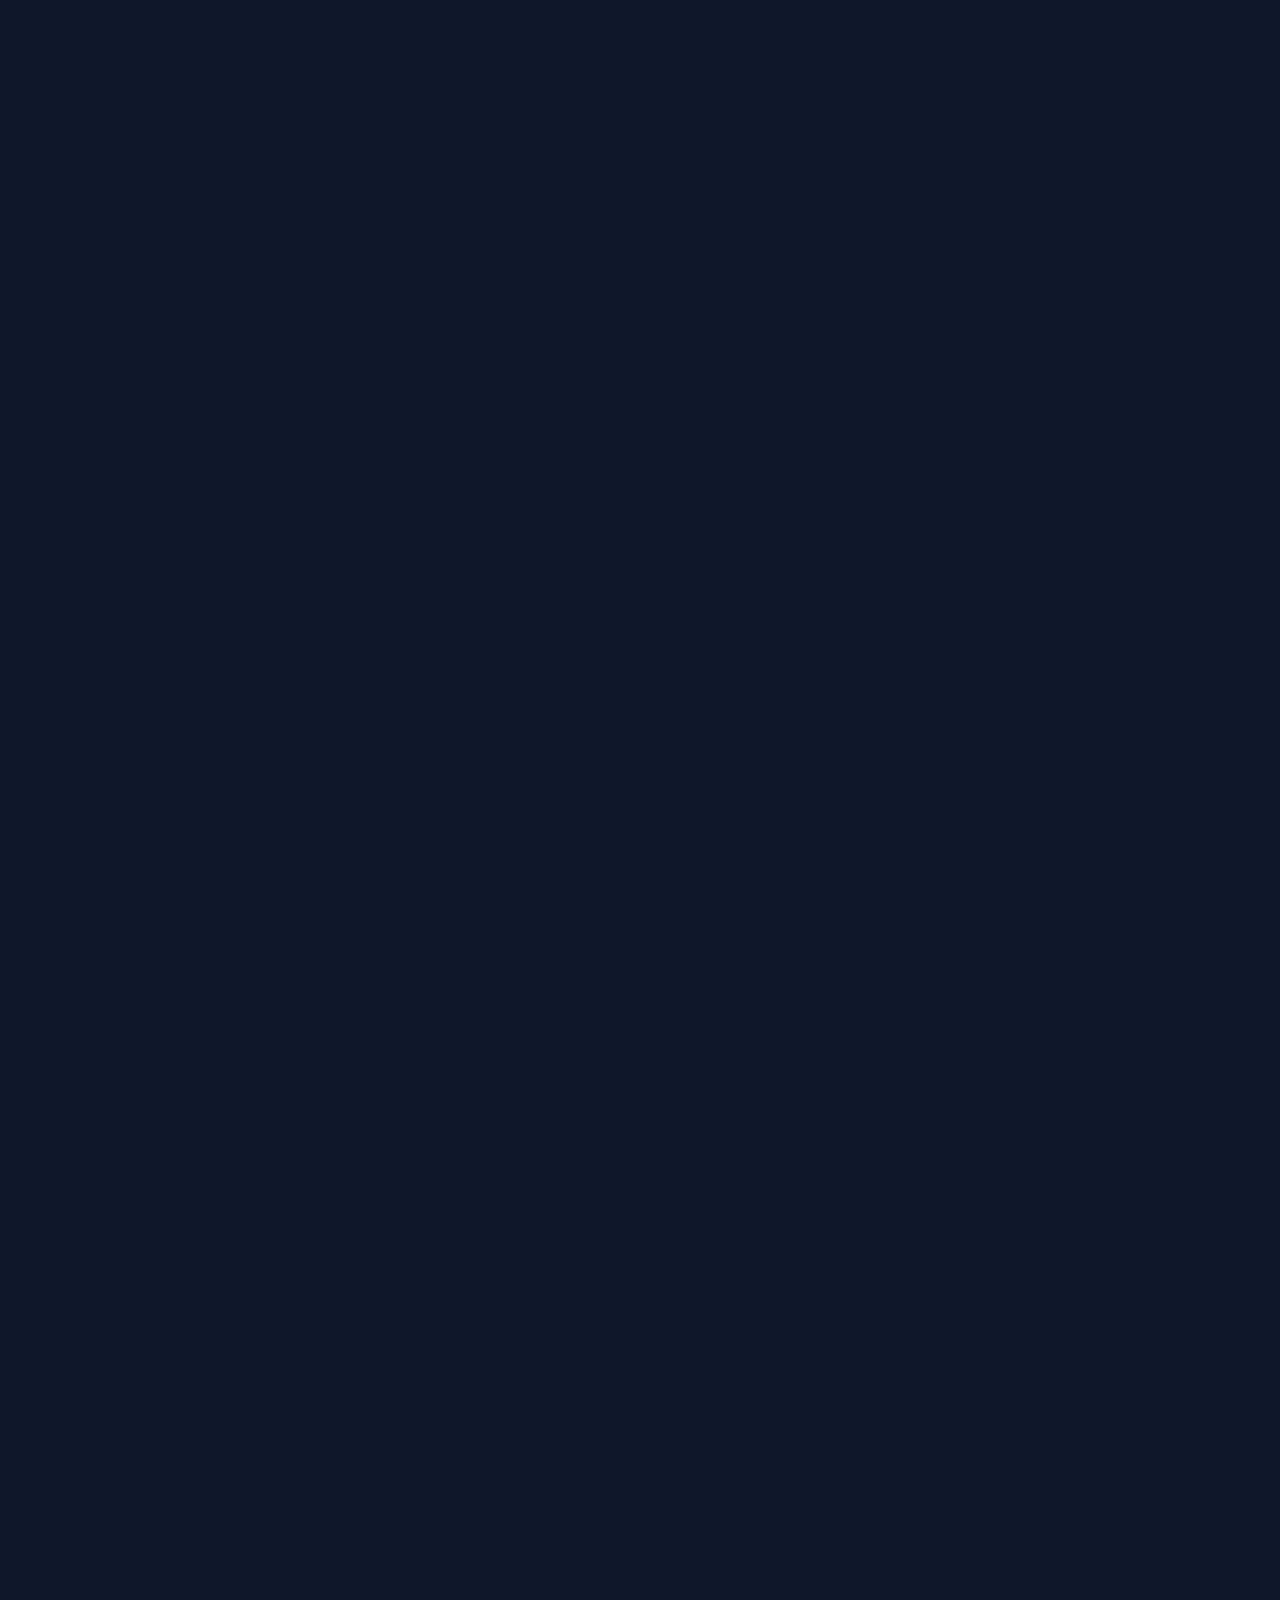
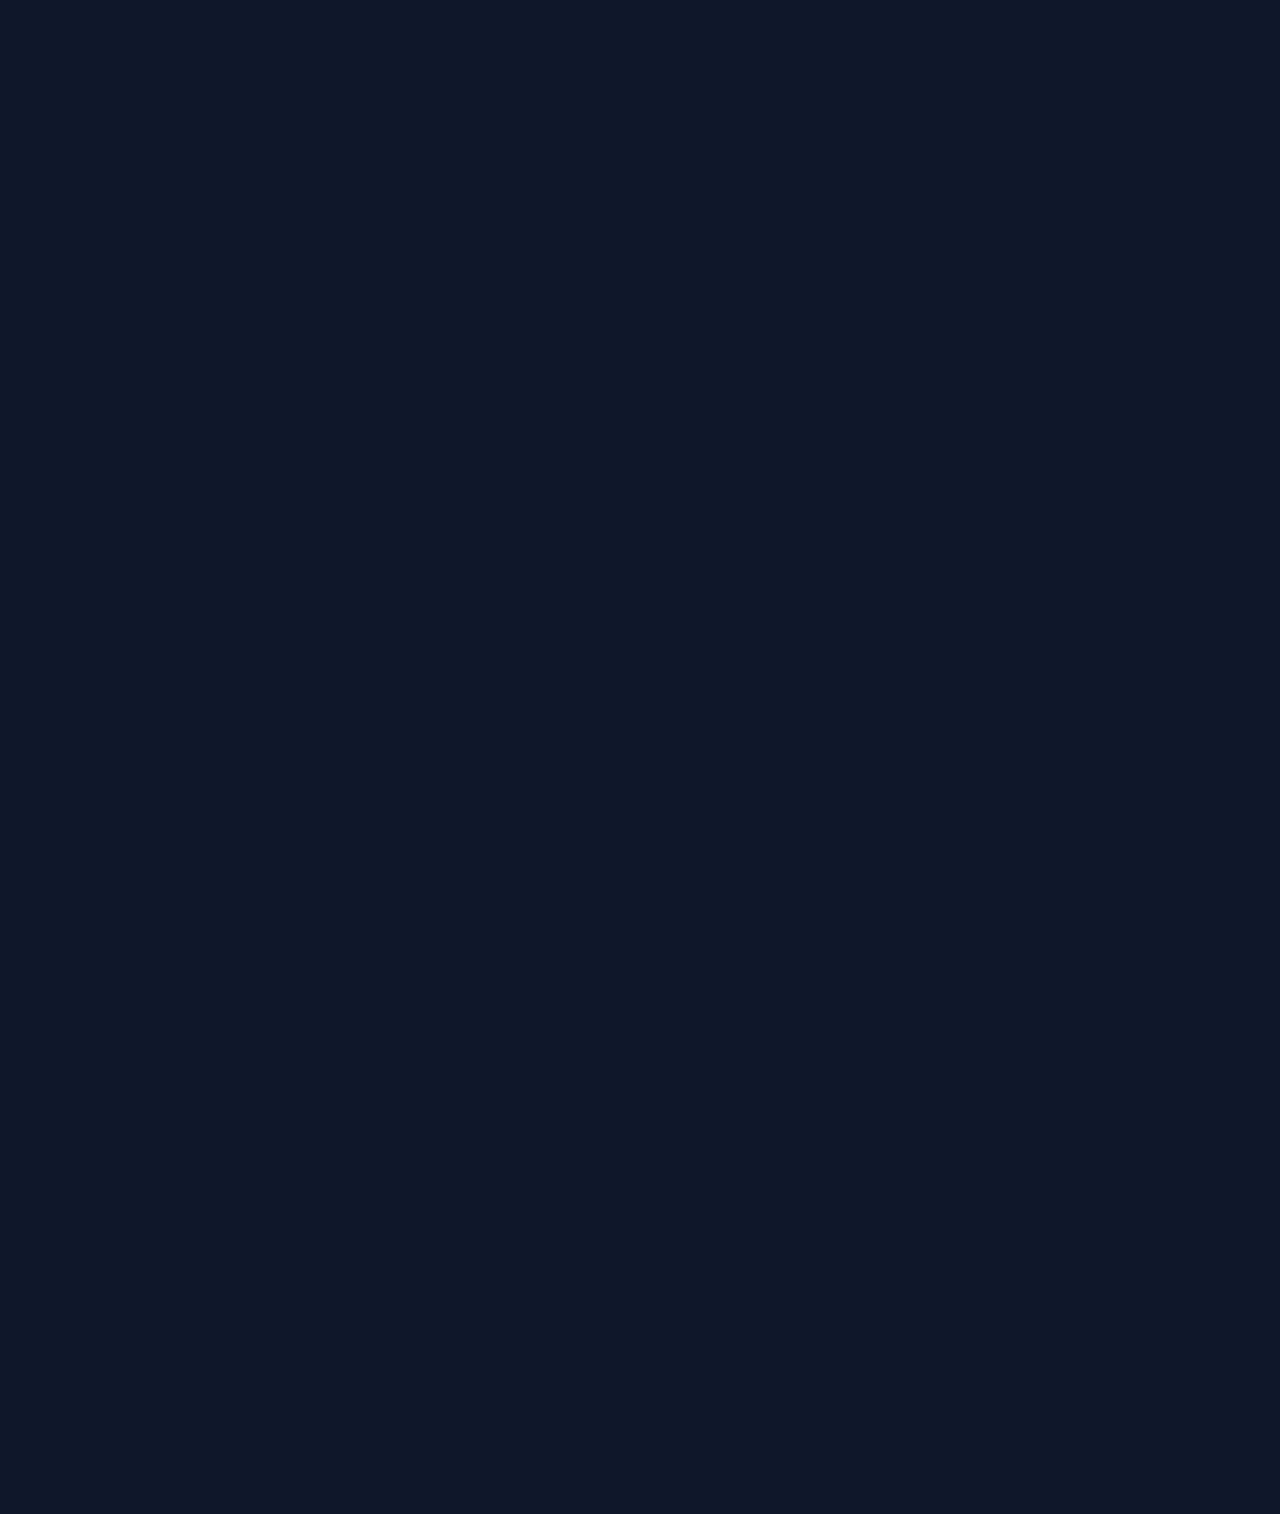
<file: nettside.html>
<!DOCTYPE html>
<html lang="no">
<head>
  <meta charset="UTF-8" />
  <meta name="viewport" content="width=device-width, initial-scale=1.0" />

  <title>Nettsider for klinikker | Botpartner</title>
  <meta name="description" content="Nettsider for klinikker bygget for pasientflyt. Ryddig struktur, rask mobilopplevelse og tydelig vei til booking." />
  <meta name="robots" content="index,follow" />
  <link rel="canonical" href="https://www.botpartner.no/nettside" />

  <!-- Open Graph / deling -->
  <meta property="og:title" content="Nettsider for klinikker | Botpartner" />
  <meta property="og:description" content="Nettsider for klinikker bygget for pasientflyt. Ryddig struktur, rask mobilopplevelse og tydelig vei til booking." />
  <meta property="og:type" content="website" />
  <meta property="og:url" content="https://www.botpartner.no/nettside" />
  <meta property="og:image" content="https://www.botpartner.no/preview.jpg" />
  <meta name="twitter:card" content="summary_large_image" />

  <!-- Ikoner -->
  <link rel="icon" href="favicon-v2.ico" type="image/x-icon">
  <link rel="icon" type="image/png" sizes="16x16" href="favicon-16x16-v2.png">
  <link rel="icon" type="image/png" sizes="32x32" href="favicon-32x32-v2.png">
  <link rel="icon" type="image/png" sizes="192x192" href="android-chrome-192x192-v2.png">
  <link rel="icon" type="image/png" sizes="512x512" href="android-chrome-512x512-v2.png">
  <link rel="apple-touch-icon" sizes="180x180" href="apple-icon-botpartner.png">
  <link rel="manifest" href="site.webmanifest">

  <!-- Schema.org -->
  <script type="application/ld+json">
  {
    "@context": "https://schema.org",
    "@graph": [
      {
        "@type": "Organization",
        "name": "Botpartner",
        "url": "https://www.botpartner.no/",
        "email": "hei@botpartner.no",
        "telephone": "+4741629927"
      },
      {
        "@type": "Service",
        "name": "Nettsider for klinikker",
        "provider": {
          "@type": "Organization",
          "name": "Botpartner",
          "url": "https://www.botpartner.no/"
        },
        "areaServed": "NO"
      }
    ]
  }
  </script>

  <!-- Fonts & CSS -->
  <link href="https://fonts.googleapis.com/css2?family=Inter:wght@400;600;700&display=swap" rel="stylesheet">
  <link rel="stylesheet" href="botpartner_web.css" />

  <script defer src="botpartner_web.js"></script>
</head>
<body class="page-nettside">

  <nav class="nav">
    <a class="nav-logo" href="index.html#top" aria-label="Botpartner">
      <img src="BP_icon_hvit.svg" alt="Botpartner" />
    </a>

    <button class="nav-toggle" id="navToggle" aria-label="Åpne meny" aria-expanded="false">
      <span></span><span></span><span></span>
    </button>

    <div class="nav-links" id="navLinks">
      <a href="nettside.html" aria-current="page">Nettside</a>
      <a href="ai-assistent-nettside.html">AI-assistent</a>
      <a href="losninger.html">Løsninger</a>
      <a href="system.html">System</a>
      <a href="index.html#case">Case</a>
      <a href="index.html#faq">FAQ</a>
      <a class="nav-cta" href="mailto:hei@botpartner.no?subject=Book%20gjennomgang%20-%20Nettside">Book gjennomgang</a>
    </div>
  </nav>

  <div class="nav-backdrop" id="navBackdrop" hidden></div>

  <!-- HERO -->
  <header class="hero" id="top">
    <p class="hero-eyebrow">NETTSIDE · STRUKTUR · PASIENTFLYT</p>
    <h1 class="hero-title">Nettsider for klinikker – bygget for pasientflyt</h1>
    <p class="hero-tagline">
      Ryddig struktur, rask mobilopplevelse og tydelig vei til booking.
    </p>

    <div class="hero-actions">
      <a class="cta-button" href="mailto:hei@botpartner.no?subject=Book%20gjennomgang%20-%20Nettside">Book gjennomgang</a>
      <a class="btn-outline" href="#case">Se case →</a>
    </div>

    <a class="hero-secondary-link" href="#leveranse">Se hva som er inkludert →</a>
  </header>

  <main>

    <!-- HVA VI LEVERER -->
    <section class="deliver" id="leveranse">
      <h2>Hva vi leverer</h2>
      <p class="lead">Nettsider bygget for konvertering – ikke bare design.</p>

      <div class="deliver-grid">
        <article class="deliver-card">
          <h3>Strukturert presentasjon</h3>
          <p>Tydelig fremstilling av klinikken, behandlinger og team – organisert for å bygge tillit raskt.</p>
        </article>

        <article class="deliver-card">
          <h3>Pasientreise til booking</h3>
          <p>Hver side leder til kontakt eller booking. Ingen blindveier, ingen unødvendig friksjon.</p>
        </article>

        <article class="deliver-card">
          <h3>Mobiloptimalisering</h3>
          <p>Rask lasting og ryddig lesbarhet på alle skjermstørrelser. De fleste pasienter bruker mobil først.</p>
        </article>

        <article class="deliver-card">
          <h3>Google-synlighet</h3>
          <p>Oppsett for lokal synlighet: meta-data, struktur og teknisk grunnlag for søkemotorer.</p>
        </article>
      </div>
    </section>

    <!-- ETTER LANSERING -->
    <section class="section" id="etter-lansering">
      <h2>Etter lansering</h2>
      <p class="lead">Vi følger opp og justerer etter behov – drift er inkludert.</p>

      <div class="grid-2">
        <div class="card">
          <h3>Småjusteringer</h3>
          <p>Vi justerer innhold og flyt basert på henvendelser og tilbakemeldinger.</p>
        </div>

        <div class="card">
          <h3>Teknisk vedlikehold</h3>
          <p>Oppdateringer, sikkerhet og teknisk oppfølging holdes løpende.</p>
        </div>

        <div class="card">
          <h3>Struktur over tid</h3>
          <p>Innhold og organisering holdes riktig – ikke bare ved lansering, men kontinuerlig.</p>
        </div>
      </div>
    </section>

    <!-- CASE -->
    <section class="section" id="case">
      <h2>Case</h2>
      <p class="lead">Ekte resultater. Live hos kunde.</p>

      <div class="case-card">
        <div class="case-left">
          <h3>Sørsia Fysioterapi</h3>
          <p class="case-meta">Nettside + AI-assistent</p>
          <p class="case-status"><span class="status-pill">Produksjon</span></p>

          <div class="case-actions">
            <a class="btn-outline" href="https://www.sorsiafysioterapi.no/" target="_blank" rel="noopener noreferrer">Se nettsiden</a>
          </div>
        </div>

        <div class="case-right">
          <div class="mini-stat">
            <span>Problem</span>
            <strong>Gammel nettside, utdatert struktur</strong>
          </div>
          <div class="mini-stat">
            <span>Tiltak</span>
            <strong>Ny nettside med tydelig flyt til booking</strong>
          </div>
          <div class="mini-stat">
            <span>Effekt</span>
            <strong>Ryddig fremstilling, enklere booking</strong>
          </div>
        </div>
      </div>

      <div class="case-card">
        <div class="case-left">
          <h3>Helse i Centrum Bergen</h3>
          <p class="case-meta">Nettside + konverteringsflyt</p>
          <p class="case-status"><span class="status-pill">Produksjon</span></p>

          <div class="case-actions">
            <a class="btn-outline" href="https://hicbergen.no/" target="_blank" rel="noopener noreferrer">Se nettsiden</a>
          </div>
        </div>

        <div class="case-right">
          <div class="mini-stat">
            <span>Problem</span>
            <strong>Trafikk uten konvertering</strong>
          </div>
          <div class="mini-stat">
            <span>Tiltak</span>
            <strong>Strukturert konverteringsflyt med tydelige handlingspunkter</strong>
          </div>
          <div class="mini-stat">
            <span>Bevis</span>
            <strong>50 henvendelser via mailskjemaet siste 10 dager etter ny nettside</strong>
          </div>
        </div>
      </div>
    </section>

    <!-- SLIK JOBBER VI -->
    <section class="section" id="hvordan-vi-jobber">
      <h2>Slik jobber vi</h2>
      <p class="lead">Fra kartlegging til drift – ett samlet opplegg.</p>

      <div class="steps">
        <div class="step">
          <div class="step-num">1</div>
          <div>
            <h3>Kartlegging</h3>
            <p>Vi kartlegger struktur, innhold og behov for klinikken – hva skal fremheves, hva skal ned i vekt.</p>
          </div>
        </div>

        <div class="step">
          <div class="step-num">2</div>
          <div>
            <h3>Utvikling og design</h3>
            <p>Vi bygger nettside med tydelig struktur, rask mobilopplevelse og klar vei til booking.</p>
          </div>
        </div>

        <div class="step">
          <div class="step-num">3</div>
          <div>
            <h3>Lansering + drift</h3>
            <p>Vi lanserer, overvåker og oppdaterer nettsiden etter behov. Drift er inkludert.</p>
          </div>
        </div>
      </div>
    </section>

    <!-- PASSER FOR / IKKE FOR -->
    <section class="section" id="passer-for">
      <h2>Passer dette for dere?</h2>

      <div class="grid-2">
        <div class="card">
          <h3>Passer for</h3>
          <p>Klinikker som vil ha flere henvendelser</p>
          <p>Tydelig struktur og pasientflyt</p>
          <p>Ønske om løpende drift og forbedring</p>
        </div>

        <div class="card">
          <h3>Ikke for</h3>
          <p>Kun behov for "en pen side"</p>
          <p>Ingen interesse for struktur og konvertering</p>
          <p>Prosjekter uten oppfølging eller drift</p>
        </div>
      </div>
    </section>

    <!-- FAQ -->
    <section class="section" id="faq">
      <h2>Vanlige spørsmål</h2>

      <details class="faq-item">
        <summary>Hvor lang tid tar det?</summary>
        <p>Typisk 2–4 uker fra kartlegging til lansering.</p>
      </details>

      <details class="faq-item">
        <summary>Hva trenger dere fra oss?</summary>
        <p>Logo, tjenester, priser og lenke til booking. Resten strukturerer vi.</p>
      </details>

      <details class="faq-item">
        <summary>Ny nettside eller oppgradere eksisterende?</summary>
        <p>Vi vurderer hva som er smartest basert på struktur og teknisk grunnlag.</p>
      </details>
    </section>

    <!-- FINAL CTA -->
    <section class="section contact" id="cta">
      <h2>Klar for en nettside som konverterer?</h2>
      <p class="lead">Vi vurderer struktur, innhold og flyt – og sender deg et konkret forslag innen 24 timer.</p>

      <div class="contact-actions">
        <a class="cta-button" href="mailto:hei@botpartner.no?subject=Book%20gjennomgang%20-%20Nettside">Book gjennomgang</a>
      </div>

      <div class="contact-lines">
        <div class="mini-stat"><span>E-post</span><strong>hei@botpartner.no</strong></div>
        <div class="mini-stat"><span>Telefon</span><strong>+47 416 29 927</strong></div>
      </div>
    </section>

  </main>

  <footer class="site-footer">
    <div class="footer-grid">
      <div class="footer-col footer-brand">
        <strong class="footer-logo">Botpartner</strong>
        <p>Strukturerte nettsider for klinikker – bygget for pasientflyt.</p>
      </div>

      <div class="footer-col">
        <strong>Kontakt</strong>
        <p><a href="mailto:hei@botpartner.no">hei@botpartner.no</a></p>
        <p><a href="tel:+4741629927">+47 416 29 927</a></p>
      </div>

      <div class="footer-col">
        <strong>Sider</strong>
        <p><a href="index.html">Hjem</a></p>
        <p><a href="nettside.html">Nettside</a></p>
        <p><a href="losninger.html">Løsninger</a></p>
        <p><a href="ai-assistent-nettside.html">AI-assistent</a></p>
        <p><a href="system.html">System</a></p>
      </div>

      <div class="footer-col">
        <strong>Selskap</strong>
        <p>Org.nr 936 933 149</p>
        <p>© 2026 Botpartner</p>
      </div>
    </div>
  </footer>

  <script src="https://botpartner-chatbot.netlify.app/embed.js"></script>
</body>
</html>
</file>
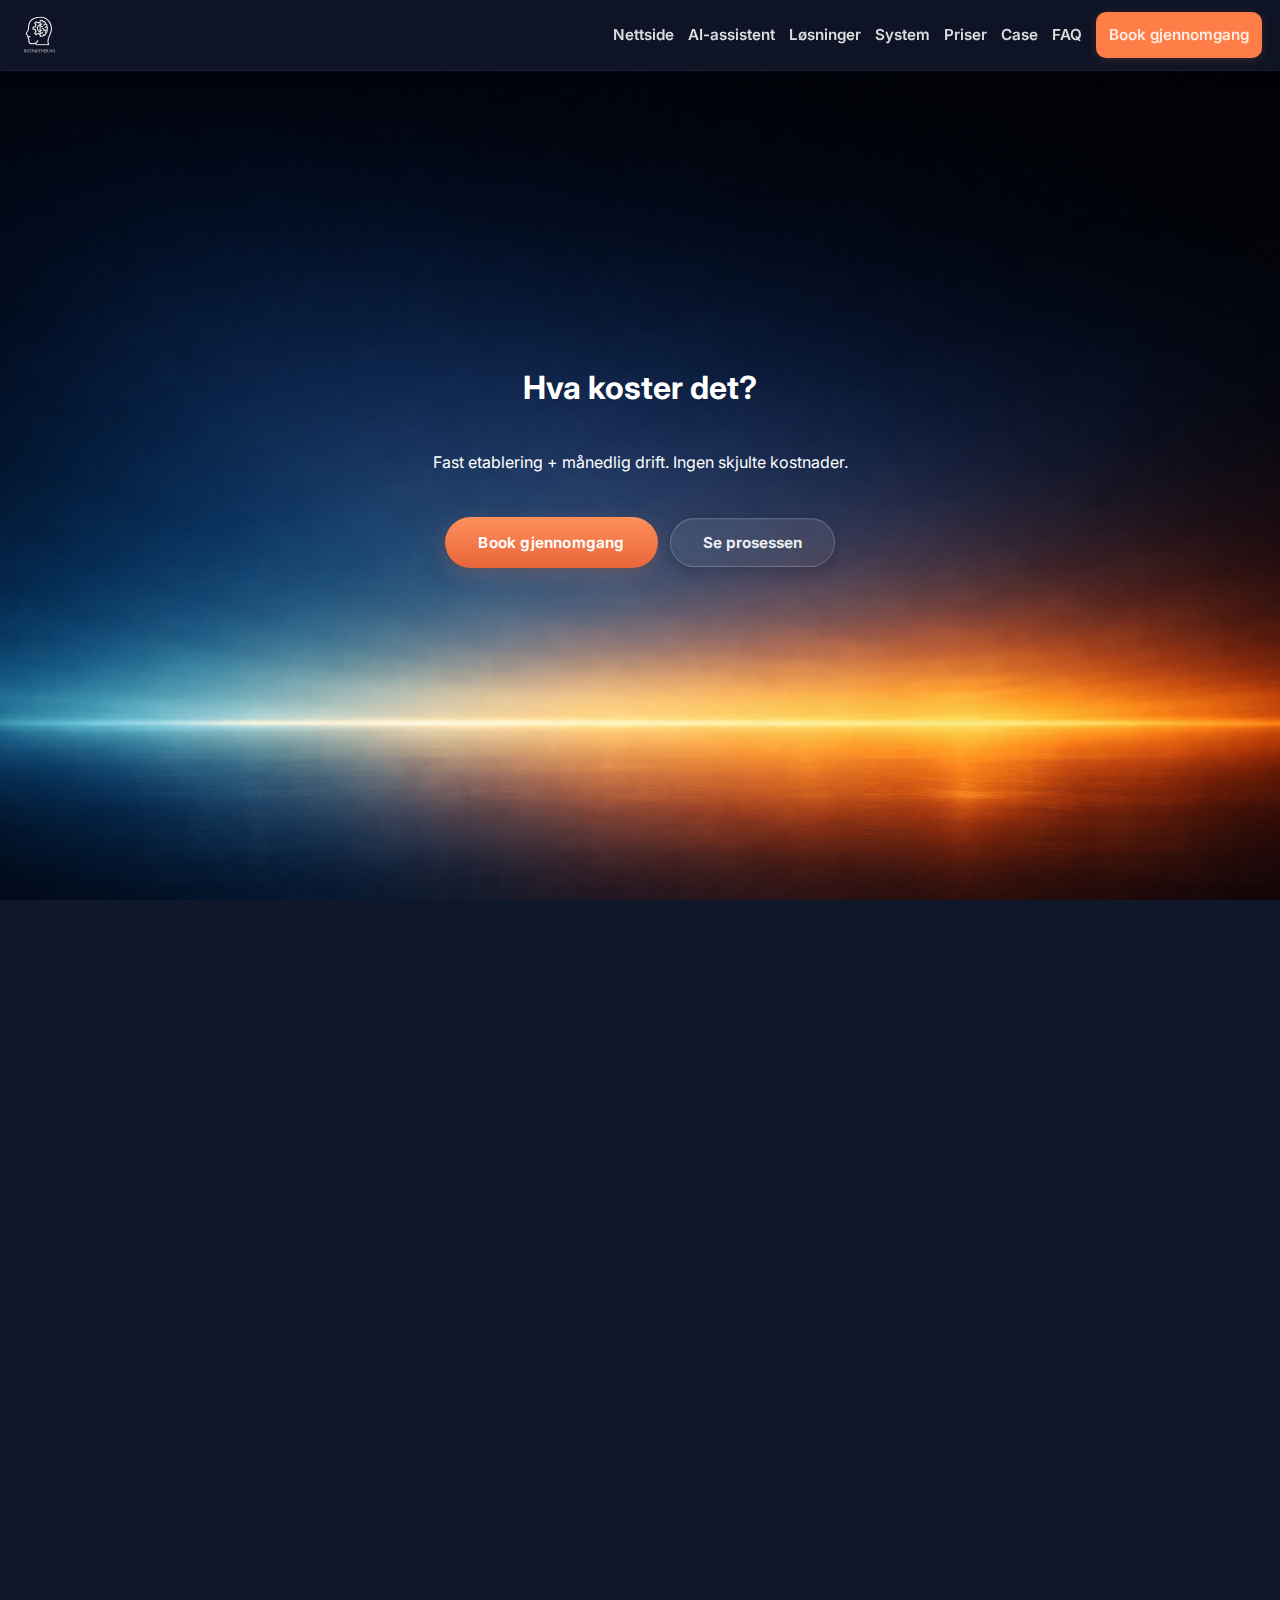
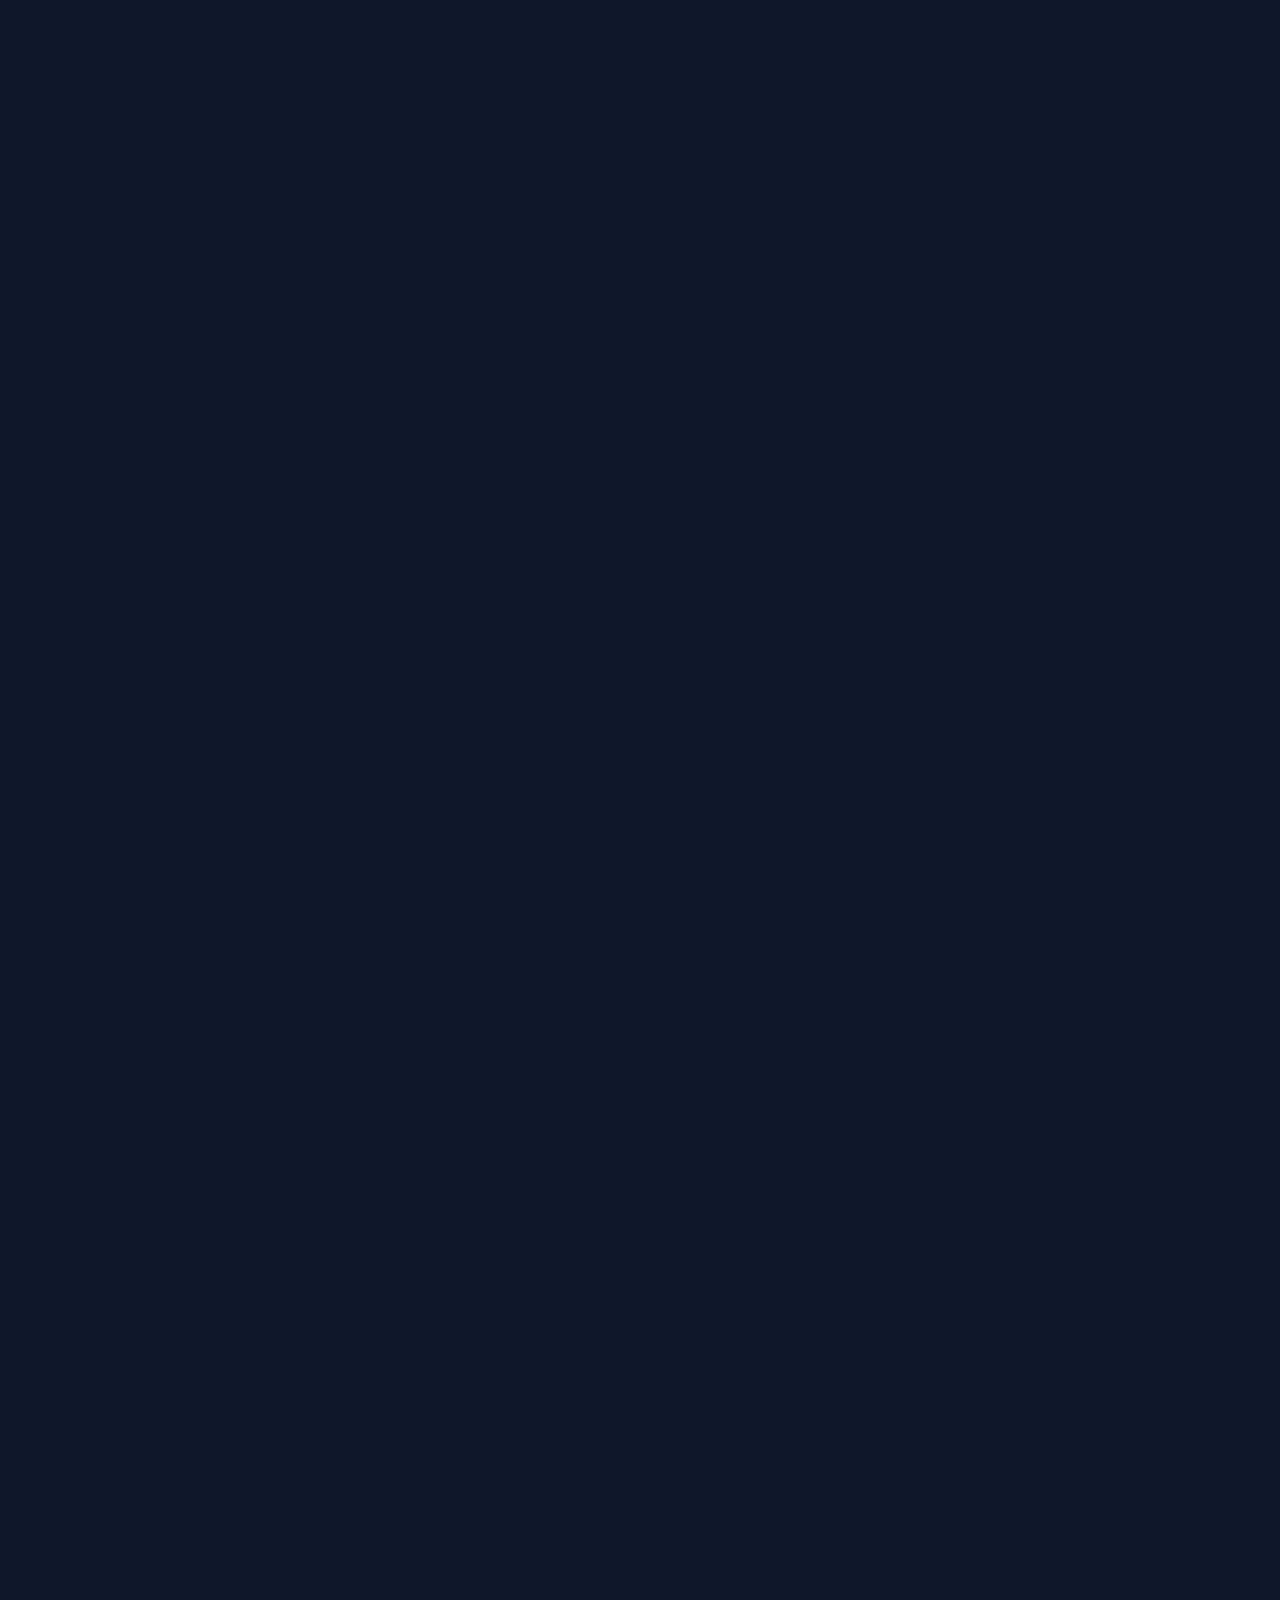
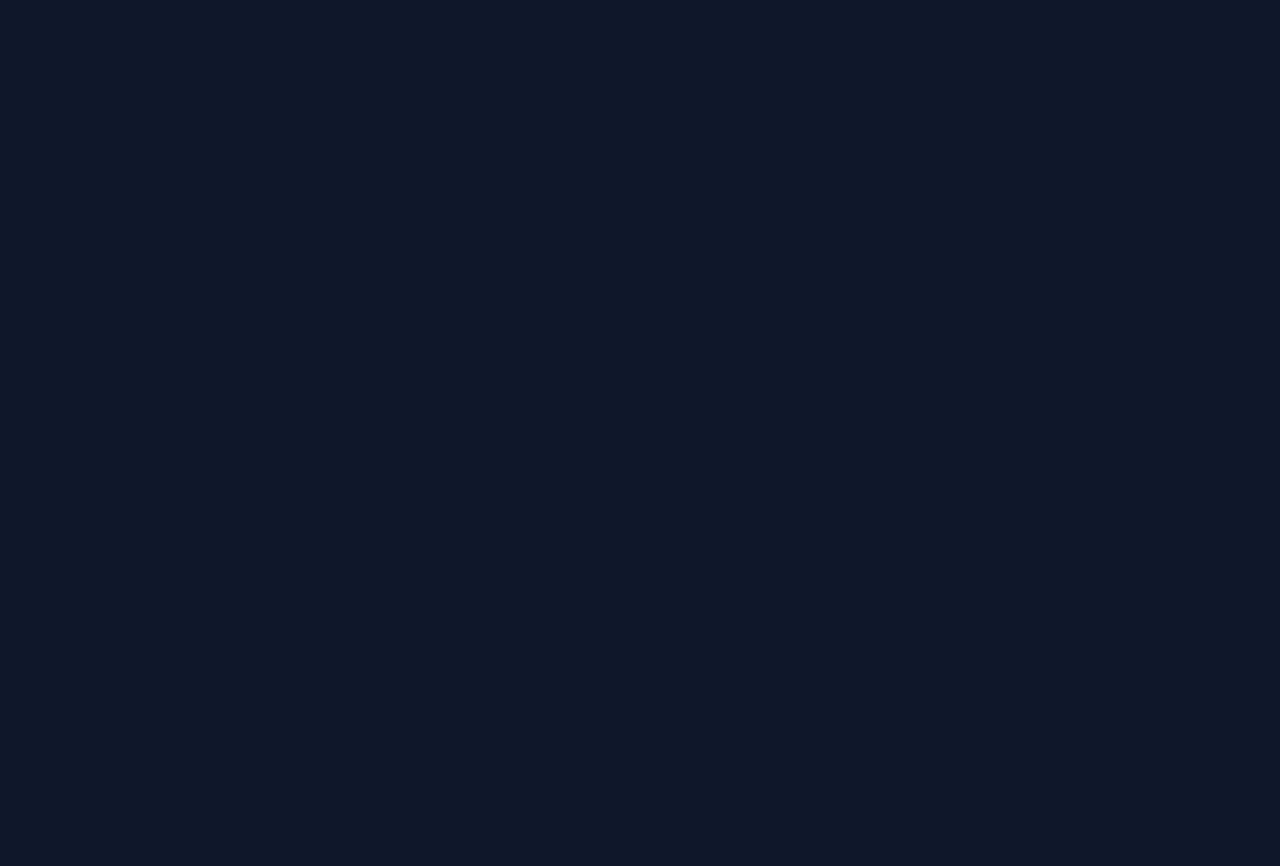
<file: priser.html>
<!DOCTYPE html>
<html lang="no">
<head>
  <meta charset="UTF-8" />
  <meta name="viewport" content="width=device-width, initial-scale=1.0" />

  <title>Hva koster det? Priser på nettside + AI-assistent | Botpartner</title>
  <meta name="description" content="Fast etablering + månedlig drift. Ingen skjulte kostnader. Få et konkret pristilbud på nettside og AI-assistent innen 24 timer." />
  <meta name="robots" content="index,follow" />
  <link rel="canonical" href="https://www.botpartner.no/priser" />

  <!-- Open Graph / deling -->
  <meta property="og:title" content="Hva koster det? Priser på nettside + AI-assistent | Botpartner" />
  <meta property="og:description" content="Fast etablering + månedlig drift. Ingen skjulte kostnader. Få et konkret pristilbud innen 24 timer." />
  <meta property="og:type" content="website" />
  <meta property="og:url" content="https://www.botpartner.no/priser" />
  <meta property="og:image" content="https://www.botpartner.no/preview.jpg" />
  <meta name="twitter:card" content="summary_large_image" />

  <!-- Ikoner -->
  <link rel="icon" href="favicon/favicon-v2.ico" type="image/x-icon">
  <link rel="icon" type="image/png" sizes="16x16" href="favicon/favicon-16x16-v2.png">
  <link rel="icon" type="image/png" sizes="32x32" href="favicon/favicon-32x32-v2.png">
  <link rel="icon" type="image/png" sizes="192x192" href="favicon/android-chrome-192x192-v2.png">
  <link rel="icon" type="image/png" sizes="512x512" href="favicon/android-chrome-512x512-v2.png">
  <link rel="apple-touch-icon" sizes="180x180" href="favicon/apple-icon-botpartner.png.png">
  <link rel="manifest" href="site.webmanifest">

  <!-- Schema.org -->
  <script type="application/ld+json">
  {
    "@context": "https://schema.org",
    "@graph": [
      {
        "@type": "Organization",
        "name": "Botpartner",
        "url": "https://www.botpartner.no/",
        "email": "hei@botpartner.no",
        "telephone": "+4741629927"
      },
      {
        "@type": "FAQPage",
        "mainEntity": [
          {
            "@type": "Question",
            "name": "Hva koster Botpartner?",
            "acceptedAnswer": {
              "@type": "Answer",
              "text": "Prisen består av en etableringspris (pakkepris for nettside + AI-assistent) og en fast månedlig driftsavgift for vedlikehold og optimalisering. Konkret pris avhenger av omfang, integrasjoner og innhold. Vi sender et skredders forslag innen 24 timer."
            }
          },
          {
            "@type": "Question",
            "name": "Hva inkluderer månedsprisen?",
            "acceptedAnswer": {
              "@type": "Answer",
              "text": "Månedlig drift inkluderer AI-vedlikehold, teknisk oppfølging, kontinuerlig optimalisering basert på brukerdata, og hosting. Løsningen er svært kostnadseffektiv i drift."
            }
          }
        ]
      }
    ]
  }
  </script>

  <!-- Fonts & CSS -->
  <link href="https://fonts.googleapis.com/css2?family=Inter:wght@400;600;700&display=swap" rel="stylesheet">
  <link rel="stylesheet" href="botpartner_web.css" />

  <script defer src="botpartner_web.js"></script>
</head>

<body class="page-priser">

  <nav class="nav">
    <a class="nav-logo" href="index.html#top" aria-label="Botpartner">
      <img src="icons/BP_icon_hvit.svg" alt="Botpartner" />
    </a>

    <button class="nav-toggle" id="navToggle" aria-label="Åpne meny" aria-expanded="false">
      <span></span><span></span><span></span>
    </button>

    <div class="nav-links" id="navLinks">
      <a href="nettside.html">Nettside</a>
      <a href="ai-assistent-nettside.html">AI-assistent</a>
      <a href="losninger.html">Løsninger</a>
      <a href="system.html">System</a>
      <a href="priser.html" aria-current="page">Priser</a>
      <a href="index.html#case">Case</a>
      <a href="index.html#faq">FAQ</a>
      <a class="nav-cta" href="#gjennomgang">Book gjennomgang</a>
    </div>
  </nav>
  <div class="nav-backdrop" id="navBackdrop" hidden></div>

  <!-- Hero -->
  <header class="hero page-priser-hero">
    <h1>Hva koster det?</h1>
    <p class="hero-lead">
      Fast etablering + månedlig drift. Ingen skjulte kostnader.
    </p>
    <div class="hero-actions">
      <a href="#gjennomgang" class="cta-button">Book gjennomgang</a>
      <a href="#prosess" class="btn-outline">Se prosessen</a>
    </div>
  </header>

  <!-- Main content -->
  <main>
    <!-- Pricing Structure -->
    <section class="section">
      <h2>Slik fungerer prismodellen</h2>
      <p class="lead">
        Botpartner leverer en helhetlig løsning: nettside + AI-assistent + drift.
      </p>
      <p class="lead">
        Prisen består av to deler:
      </p>

      <div class="grid-2">
        <div class="card">
          <h3>Etableringspris</h3>
          <p>Engangskostnad for bygging og implementering av systemet.</p>
          <p><strong>Avhenger av:</strong></p>
          <ul>
            <li>Omfang (nettside, AI-assistent, eller begge)</li>
            <li>Antall integrasjoner (PasientSky, CRM, booking-systemer)</li>
            <li>Mengde innhold som skal struktureres</li>
          </ul>
        </div>

        <div class="card">
          <h3>Månedlig driftsavgift</h3>
          <p>Fast månedspris for vedlikehold, optimalisering og teknisk drift.</p>
          <p><strong>Inkluderer:</strong></p>
          <ul>
            <li>AI-vedlikehold og oppdatering av kunnskapsbase</li>
            <li>Teknisk oppfølging og support</li>
            <li>Kontinuerlig optimalisering basert på brukerdata</li>
            <li>Hosting og infrastruktur (svært lave driftskostnader)</li>
          </ul>
        </div>
      </div>
    </section>

    <!-- Why Custom Pricing -->
    <section class="section bg-light" id="skreddersydd">
      <h2>Hvorfor ikke faste priser?</h2>
      <p class="lead">
        Fordi hver løsning er skreddersydd for din virksomhet.
      </p>

      <div class="deliver-grid">
        <div class="deliver-card">
          <h4>Klinikk med PasientSky</h4>
          <p>Trenger integrasjon mot journalsystem, automatisk booking, og FAQ for pasienter.</p>
        </div>

        <div class="deliver-card">
          <h4>B2B-tjeneste</h4>
          <p>Trenger kvalifisering av henvendelser, møtebooking via Calendly, og CRM-integrasjon.</p>
        </div>

        <div class="deliver-card">
          <h4>Eiendomsmegler</h4>
          <p>Trenger objektinformasjon, visningsbooking, og automatisk svar på standard spørsmål.</p>
        </div>
      </div>

      <p class="deliver-note">
        Hver løsning bygges med riktig funksjonalitet for ditt behov – derfor gir vi et konkret pristilbud etter gjennomgang.
      </p>
    </section>

    <!-- Process -->
    <section class="section" id="prosess">
      <h2>Slik får du et pristilbud</h2>
      <p class="lead">Vi sender et konkret forslag innen 24 timer.</p>

      <div class="steps">
        <div class="step">
          <div class="step-num">1</div>
          <div>
            <h3>Book gjennomgang</h3>
            <p>15-minutters samtale hvor vi kartlegger behov, integrasjoner og mål.</p>
          </div>
        </div>

        <div class="step">
          <div class="step-num">2</div>
          <div>
            <h3>Vi vurderer omfang</h3>
            <p>Vi analyserer nåværende nettside (hvis du har), trafikk, og ønsket funksjonalitet.</p>
          </div>
        </div>

        <div class="step">
          <div class="step-num">3</div>
          <div>
            <h3>Konkret pristilbud</h3>
            <p>Du mottar et detaljert forslag med etableringspris, månedspris, og leveranseplan.</p>
          </div>
        </div>
      </div>

      <div class="hero-actions">
        <a href="#gjennomgang" class="cta-button">Book gjennomgang</a>
      </div>
    </section>

    <!-- FAQ -->
    <section class="section" id="faq">
      <h2>Ofte stilte spørsmål</h2>

      <details class="faq-item" open>
        <summary>Hva koster det å drifte løsningen?</summary>
        <p>Driftskostnadene er svært lave. For en typisk klinikk ligger de faktiske tekniske kostnadene (Netlify og OpenAI) under $1 per måned ved normal bruk. Månedsprisen du betaler dekker primært vedlikehold, optimalisering og support – ikke dyr infrastruktur.</p>
      </details>

      <details class="faq-item">
        <summary>Er det bindingstid?</summary>
        <p>Vi anbefaler minimum 6 måneder for at løsningen skal få tilstrekkelig data til å optimaliseres, men vi diskuterer alltid vilkår i pristilbudet.</p>
      </details>

      <details class="faq-item">
        <summary>Hva hvis vi trenger endringer etter lansering?</summary>
        <p>Mindre justeringer og oppdateringer av innhold inngår i den månedlige driftsavgiften. Større endringer (nye integrasjoner, ny funksjonalitet) prises separat.</p>
      </details>

      <details class="faq-item">
        <summary>Kan vi bare kjøpe nettsiden, uten AI-assistent?</summary>
        <p>Ja. Vi leverer også kun nettside dersom det er det du trenger. Mange starter med nettsiden og legger til AI-assistenten senere.</p>
      </details>

      <details class="faq-item">
        <summary>Hva skiller dette fra et abonnement hos Wix eller Webflow?</summary>
        <p>Du får en skreddersydd løsning med full kontroll over koden, ingen plattformavhengighet, og svært rask ytelse. Kombinert med en kontrollert AI-assistent som faktisk konverterer trafikk til bookinger – ikke bare et standard kontaktskjema.</p>
      </details>
    </section>

    <!-- CTA Section -->
    <section class="contact" id="gjennomgang">
      <h2>Klar for å få et pristilbud?</h2>
      <p class="lead">
        Vi vurderer nettside, AI-assistent og integrasjoner – og sender deg et konkret forslag innen 24 timer.
      </p>
      <p class="lead">
        Vi tar kun et begrenset antall nye prosjekter per måned for å sikre kvalitet og drift.
      </p>
      <div class="contact-actions">
        <a href="mailto:hei@botpartner.no?subject=Forespørsel om gjennomgang&body=Hei! Jeg vil gjerne ha en gjennomgang av min bedrift for å få et pristilbud på nettside og/eller AI-assistent.%0D%0A%0D%0ABedrift:%0D%0ABransje:%0D%0ANåværende nettside (hvis aktuelt):%0D%0AHva ønsker du å oppnå?" class="cta-button">
          Book gjennomgang
        </a>
      </div>
      <p class="contact-note">
        Eller send en e-post til <a href="mailto:hei@botpartner.no" class="contact-link">hei@botpartner.no</a>
      </p>
    </section>
  </main>

  <!-- Footer -->
  <footer class="site-footer">
    <div class="footer-grid">
      <div class="footer-col footer-brand">
        <img src="icons/BP_icon_hvit.svg" alt="Botpartner" class="footer-logo" />
        <p>Nettsider og AI-assistenter for flere leads og bookinger.</p>
      </div>
      <div class="footer-col">
        <strong>Kontakt</strong>
        <p><a href="mailto:hei@botpartner.no">hei@botpartner.no</a></p>
        <p><a href="tel:+4741629927">+47 416 29 927</a></p>
      </div>
      <div class="footer-col">
        <strong>Sider</strong>
        <p><a href="index.html">Hjem</a></p>
        <p><a href="nettside.html">Nettside</a></p>
        <p><a href="losninger.html">Løsninger</a></p>
        <p><a href="ai-assistent-nettside.html">AI-assistent</a></p>
        <p><a href="system.html">System</a></p>
        <p><a href="priser.html">Priser</a></p>
      </div>
      <div class="footer-col">
        <strong>Selskap</strong>
        <p>Org.nr 936 933 149</p>
        <p>&copy; 2026 Botpartner</p>
      </div>
    </div>
  </footer>

</body>
</html>
</file>
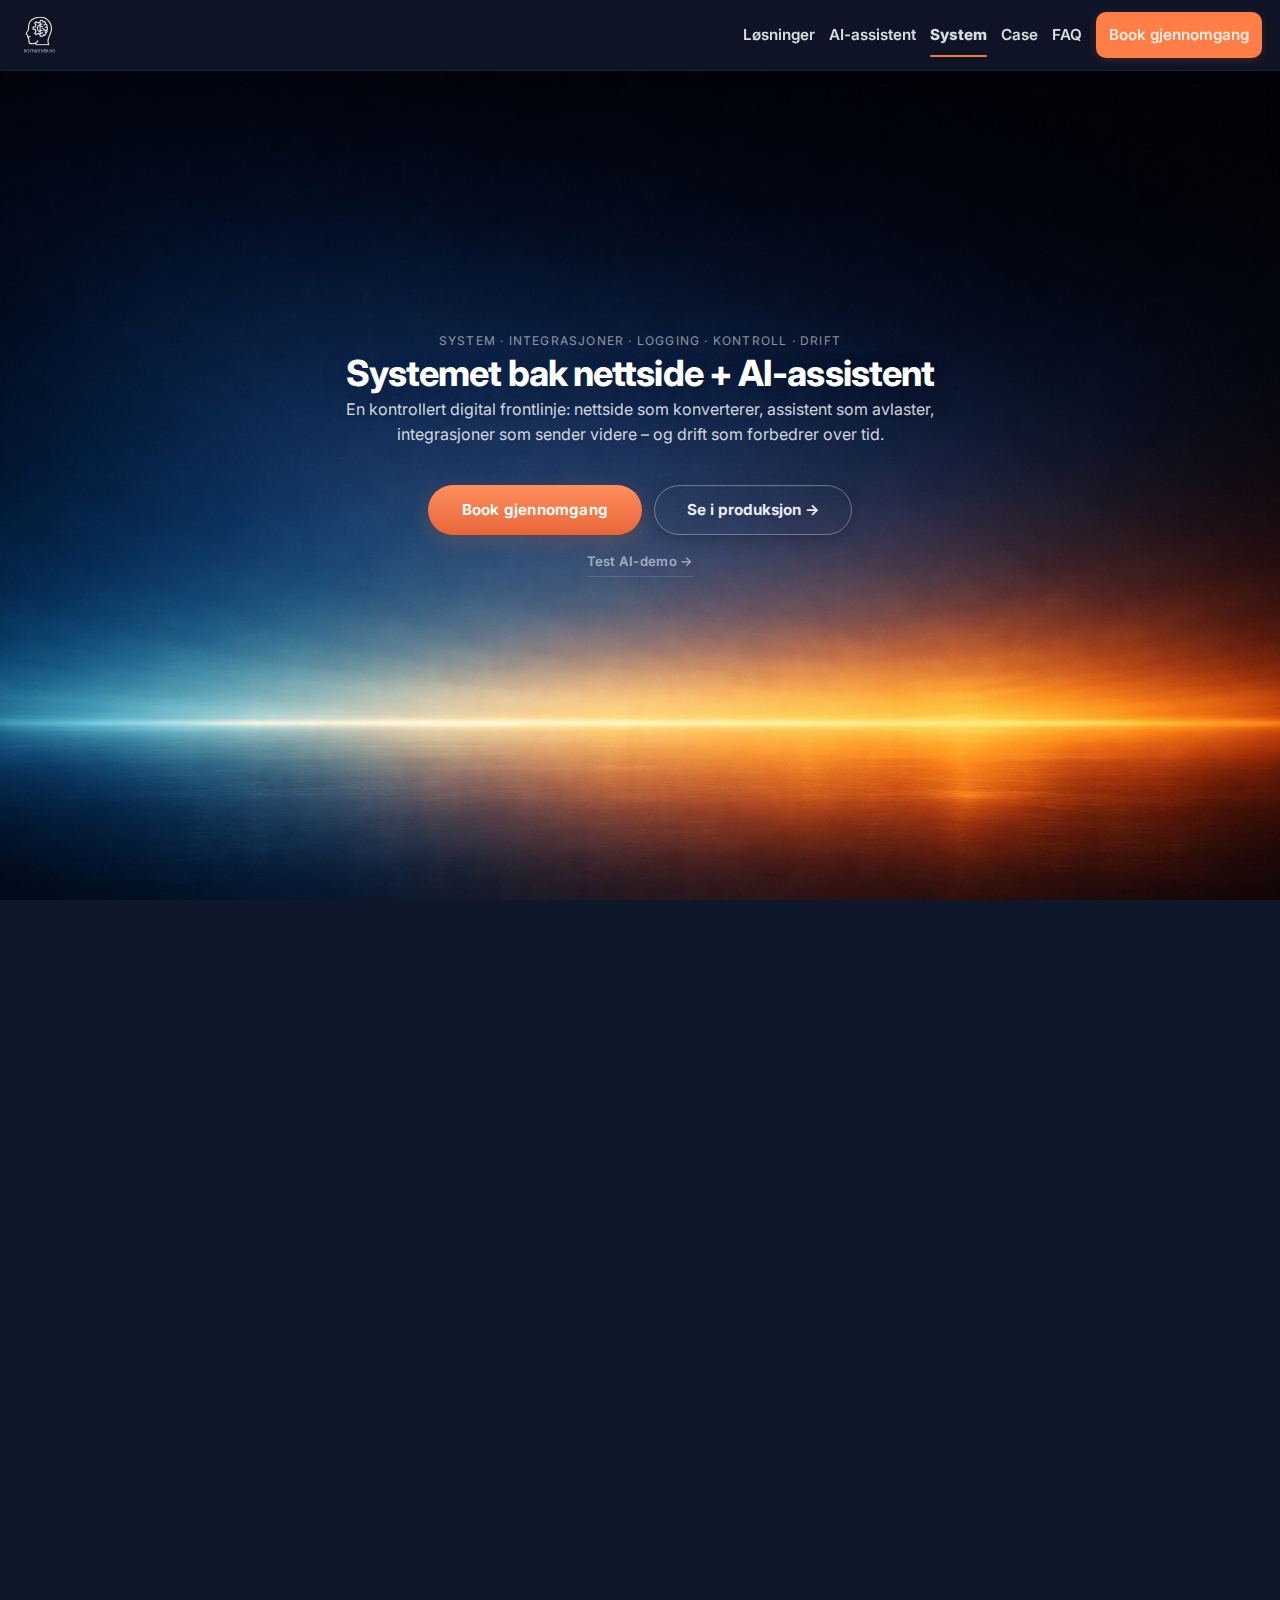
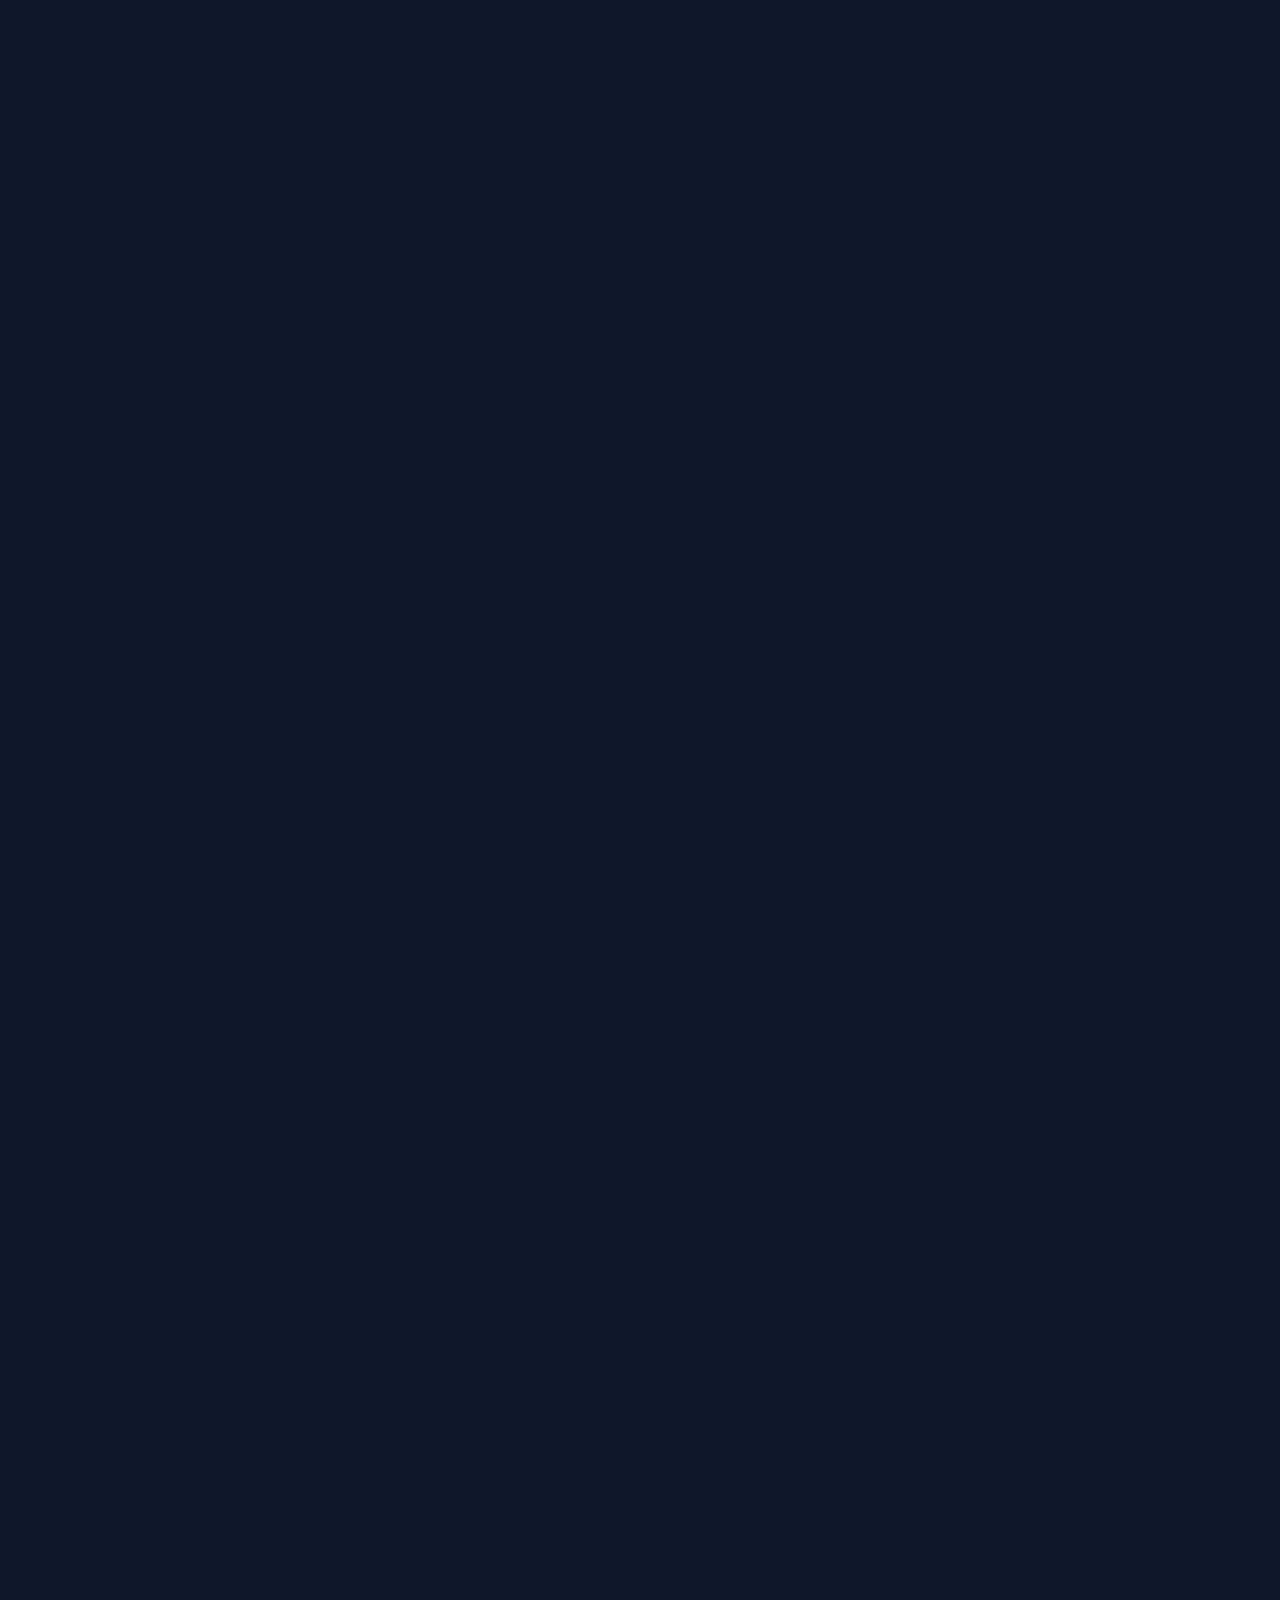
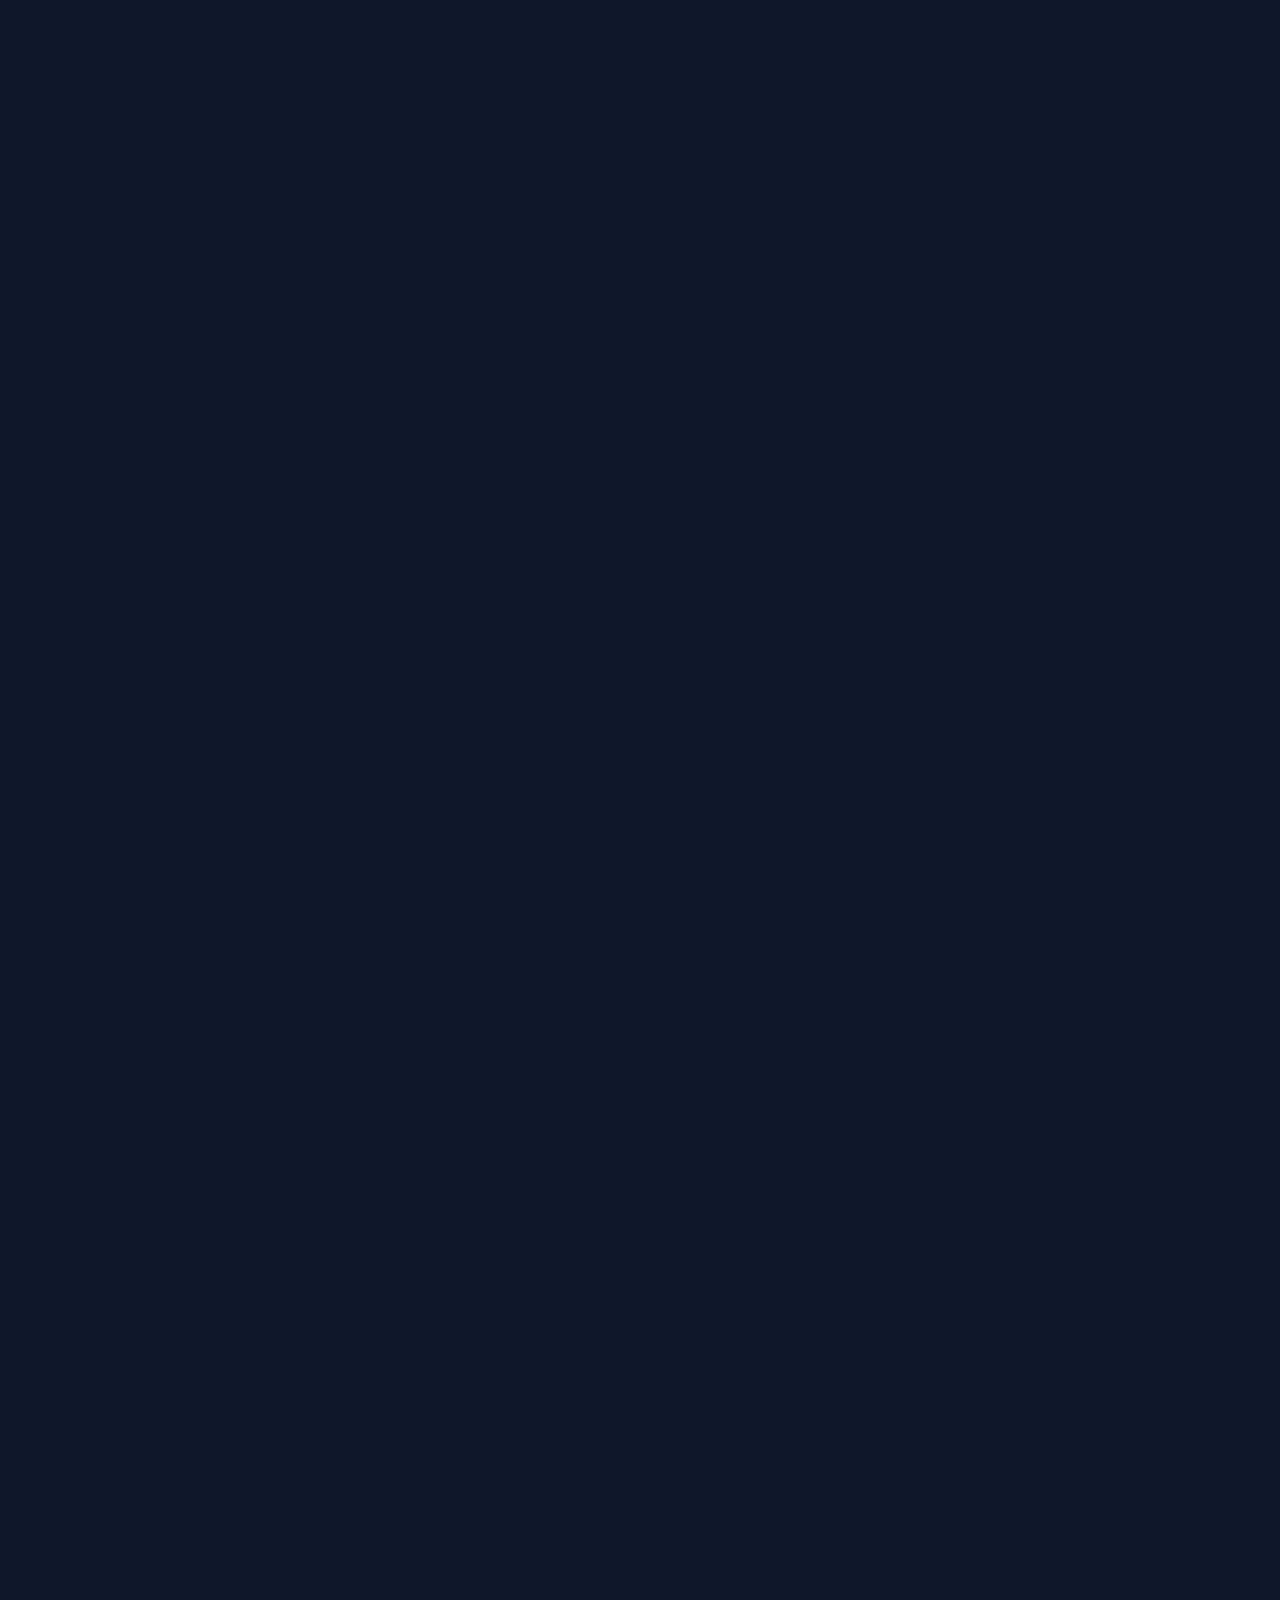
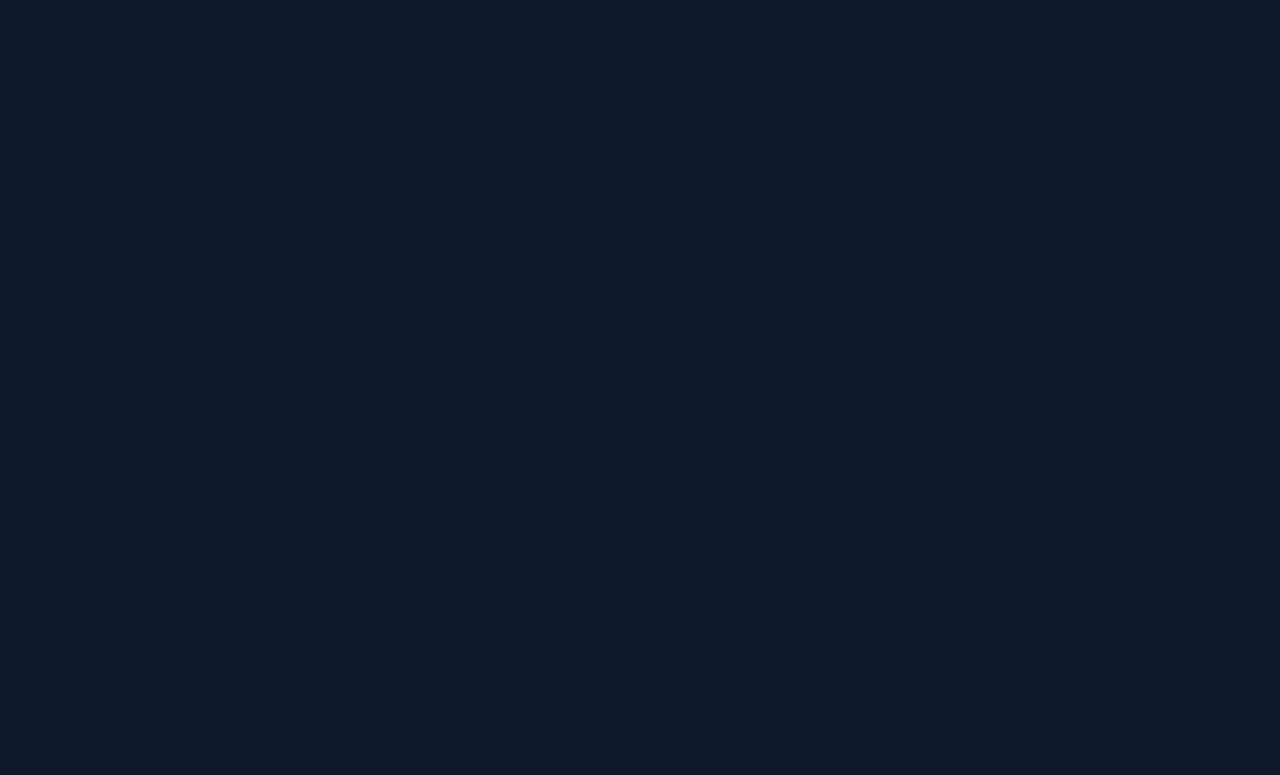
<file: system.html>
<!DOCTYPE html>
<html lang="no">
<head>
  <meta charset="UTF-8" />
  <meta name="viewport" content="width=device-width, initial-scale=1.0" />

  <title>Systemet | Botpartner</title>
  <meta name="description" content="Slik fungerer systemet bak nettside + AI-assistent: integrasjoner, logging, kontroll og drift – levert og driftet av Botpartner." />
  <meta name="robots" content="index,follow" />
  <link rel="canonical" href="https://www.botpartner.no/system" />

  <meta property="og:title" content="Systemet | Botpartner" />
  <meta property="og:description" content="Integrasjoner, logging, kontroll og drift – slik fungerer systemet bak nettside + AI-assistent." />
  <meta property="og:url" content="https://www.botpartner.no/system" />
  <meta property="og:image" content="https://www.botpartner.no/preview.jpg" />
  <meta property="og:type" content="website" />
  <meta name="twitter:card" content="summary_large_image" />

  <!-- Ikoner -->
  <link rel="icon" href="favicon-v2.ico" type="image/x-icon">
  <link rel="icon" type="image/png" sizes="16x16" href="favicon-16x16-v2.png">
  <link rel="icon" type="image/png" sizes="32x32" href="favicon-32x32-v2.png">
  <link rel="icon" type="image/png" sizes="192x192" href="android-chrome-192x192-v2.png">
  <link rel="icon" type="image/png" sizes="512x512" href="android-chrome-512x512-v2.png">
  <link rel="apple-touch-icon" sizes="180x180" href="apple-icon-botpartner.png">
  <link rel="manifest" href="site.webmanifest">

  <link href="https://fonts.googleapis.com/css2?family=Inter:wght@400;600;700&display=swap" rel="stylesheet">
  <link rel="stylesheet" href="botpartner_web.css" />
  <script defer src="botpartner_web.js"></script>
</head>

<body class="page-losninger">

  <nav class="nav">
    <a class="nav-logo" href="index.html#top" aria-label="Botpartner">
      <img src="BP_icon_hvit.svg" alt="Botpartner" />
    </a>

    <button class="nav-toggle" id="navToggle" aria-label="Åpne meny" aria-expanded="false">
      <span></span><span></span><span></span>
    </button>

    <div class="nav-links" id="navLinks">
      <a href="losninger.html">Løsninger</a>
      <a href="ai-assistent-nettside.html">AI-assistent</a>
      <a href="system.html" aria-current="page">System</a>
      <a href="index.html#case">Case</a>
      <a href="index.html#faq">FAQ</a>
      <a class="nav-cta" href="#gjennomgang">Book gjennomgang</a>
    </div>
  </nav>

  <div class="nav-backdrop" id="navBackdrop" hidden></div>

  <!-- HERO -->
  <header class="hero" id="top">
    <p class="hero-eyebrow">SYSTEM · INTEGRASJONER · LOGGING · KONTROLL · DRIFT</p>
    <h1 class="hero-title">Systemet bak nettside + AI-assistent</h1>
    <p class="hero-tagline">
      En kontrollert digital frontlinje: nettside som konverterer, assistent som avlaster, integrasjoner som sender videre – og drift som forbedrer over tid.
    </p>

    <div class="hero-actions">
      <a class="cta-button" href="#gjennomgang">Book gjennomgang</a>
      <a class="btn-outline" href="index.html#case">Se i produksjon →</a>
    </div>

    <a class="hero-secondary-link" href="https://klinikkassistenten.netlify.app/" target="_blank" rel="noopener noreferrer">Test AI-demo →</a>
  </header>

  <main>

    <!-- 1) HVA SYSTEMET GJØR -->
    <section class="deliver" id="outcomes">
      <h2>Hva systemet gjør</h2>
      <p class="lead">Tre konkrete utfall – ikke features.</p>

      <div class="deliver-grid">
        <article class="deliver-card is-featured">
          <h3>Øker booking</h3>
          <p>Leder besøkende til riktig handling: riktig skjema, riktig tjeneste, riktig tidspunkt. Uten friksjon.</p>
          <div class="chips">
            <span class="chip">Handoff</span>
            <span class="chip">CTA-flyt</span>
            <span class="chip">Booking</span>
          </div>
        </article>

        <article class="deliver-card">
          <h3>Reduserer support</h3>
          <p>Tar repetisjonsspørsmål med kontrollerte svar. Åpningstider, priser, prosesser – uten å belaste teamet.</p>
          <div class="chips">
            <span class="chip">Kontrollerte svar</span>
            <span class="chip">Kunnskapsbase</span>
            <span class="chip">Avlastning</span>
          </div>
        </article>

        <article class="deliver-card">
          <h3>Kvalifiserer henvendelser</h3>
          <p>Samler kontekst før kontakt: hva trenger kunden, hvilken tjeneste, hvor mye haster det. Bedre leads inn.</p>
          <div class="chips">
            <span class="chip">Kvalifisering</span>
            <span class="chip">Kontekst</span>
            <span class="chip">Leads</span>
          </div>
        </article>
      </div>
    </section>

    <!-- 2) HVORDAN DET FUNGERER -->
    <section class="section" id="arkitektur">
      <h2>Hvordan det fungerer</h2>
      <p class="lead">Fra trafikk til forbedring – hele flyten i ett system.</p>

      <div class="steps">
        <div class="step">
          <div class="step-num">1</div>
          <div>
            <h3>Trafikk → Nettside</h3>
            <p>Besøkende lander på en side bygget for konvertering. Strukturert innhold, tydelig CTA, rask lasting.</p>
          </div>
        </div>

        <div class="step">
          <div class="step-num">2</div>
          <div>
            <h3>Nettside → AI-assistent</h3>
            <p>Assistenten svarer på spørsmål, veileder og leder til handling – basert på kunnskapsbase og regler.</p>
          </div>
        </div>

        <div class="step">
          <div class="step-num">3</div>
          <div>
            <h3>Assistent → Handoff</h3>
            <p>Når brukeren er klar: booking, kontaktskjema, telefon eller kvalifisert henvendelse. Ingen blindvei.</p>
          </div>
        </div>

        <div class="step">
          <div class="step-num">4</div>
          <div>
            <h3>Handoff → Systemer</h3>
            <p>Kobles mot booking-system, kalender, CRM eller e-post – avhengig av scope og behov.</p>
          </div>
        </div>

        <div class="step">
          <div class="step-num">5</div>
          <div>
            <h3>Logging → Forbedring</h3>
            <p>Alle interaksjoner logges strukturert. Vi analyserer hull, forbedrer innhold og justerer flyt over tid.</p>
          </div>
        </div>
      </div>
    </section>

    <!-- 3) INTEGRASJONER & HANDOFF -->
    <section class="section" id="integrasjoner">
      <h2>Integrasjoner og handoff</h2>
      <p class="lead">Ikke chat for chat. Assistenten kobles til handling.</p>

      <div class="grid-2">
        <div class="card">
          <h3>Booking-system</h3>
          <p>Assistenten leder til riktig tjeneste og sender brukeren videre til booking – direkte, uten omveier.</p>
        </div>

        <div class="card">
          <h3>Kontakt / e-postskjema</h3>
          <p>Kvalifisert henvendelse med kontekst: hva kunden trenger, hvilken tjeneste, og eventuell tidspreferanse.</p>
        </div>

        <div class="card">
          <h3>CRM / pipeline</h3>
          <p>Henvendelser kan sendes til CRM eller pipeline for oppfølging. Settes opp etter behov.</p>
        </div>

        <div class="card">
          <h3>Kalender / timeforespørsel</h3>
          <p>Kobling mot kalenderverktøy for direkte timeforespørsel eller tilgjengelighetssjekk.</p>
        </div>
      </div>

      <p class="deliver-note">Integrasjoner settes opp etter behov og scope. Vi avklarer hva som gir mening før bygging.</p>
    </section>

    <!-- 4) KONTROLL OG KVALITET -->
    <section class="section" id="kontroll">
      <h2>Kontroll og kvalitet</h2>
      <p class="lead">Assistenten gjetter ikke. Den følger regler.</p>

      <div class="grid-2">
        <div class="card">
          <h3>Kun verifisert innhold</h3>
          <p>Svarer kun på det som finnes i kunnskapsbasen. Ingen gjetting, ingen hallusinering.</p>
        </div>

        <div class="card">
          <h3>Eskalering ved usikkerhet</h3>
          <p>Når assistenten ikke vet svaret, sier den det – og leder til kontakt eller booking i stedet.</p>
        </div>

        <div class="card">
          <h3>Sensitive tema</h3>
          <p>Streng håndtering av helse, juss og andre sensitive områder. Ingen råd – kun verifisert informasjon og viderekobling.</p>
        </div>

        <div class="card">
          <h3>Guardrails og grenser</h3>
          <p>Klare regler for tone, innhold, formuleringer og hva assistenten ikke skal svare på.</p>
        </div>
      </div>
    </section>

    <!-- 5) LOGGING OG FORBEDRING -->
    <section class="section" id="logging">
      <h2>Logging og forbedring</h2>
      <p class="lead">Systemet lærer ikke av seg selv – vi forbedrer det basert på data.</p>

      <div class="grid-2">
        <div class="card">
          <h3>Hva logges</h3>
          <p>Spørsmål, svar, klikk, språk, side og tidspunkt. Strukturert i regneark for enkel tilgang og analyse.</p>
        </div>

        <div class="card">
          <h3>Hvordan det brukes</h3>
          <p>Vi finner hull i innhold, forbedrer flyt, justerer tone og øker konvertering basert på ekte brukerdata.</p>
        </div>

        <div class="card">
          <h3>Personvern</h3>
          <p>Assistenten ber ikke om sensitive personopplysninger. Logging kan anonymiseres eller slås av. Data slettes på forespørsel.</p>
        </div>

        <div class="card">
          <h3>Forbedring over tid</h3>
          <p>Ikke en engangsleveranse. Systemet blir bedre for hver uke det er i drift – fordi vi aktivt forbedrer det.</p>
        </div>
      </div>
    </section>

    <!-- 6) DRIFT = MODELLEN -->
    <section class="section" id="drift">
      <h2>Drift er det som gjør systemet bedre over tid</h2>

      <div class="steps">
        <div class="step">
          <div class="step-num">→</div>
          <div>
            <h3>Kvalitet må vedlikeholdes</h3>
            <p>Uten oppfølging faller presisjon og konvertering over tid. Vi holder det riktig.</p>
          </div>
        </div>

        <div class="step">
          <div class="step-num">→</div>
          <div>
            <h3>Kontinuerlige forbedringer</h3>
            <p>Vi oppdaterer innhold, finjusterer flyt og fikser feil basert på logging.</p>
          </div>
        </div>
      </div>
    </section>

    <!-- 7) BE OM GJENNOMGANG -->
    <section class="section" id="gjennomgang">
      <h2>Book gjennomgang</h2>
      <p class="lead">Vi vurderer nettside + AI-assistent + integrasjoner — og sender deg et konkret forslag innen 24 timer.</p>

      <form class="review-form" id="leadForm" novalidate>
        <div class="form-row">
          <label>
            Navn *
            <input type="text" name="name" required>
          </label>
          <label>
            Bedrift *
            <input type="text" name="company" required>
          </label>
        </div>

        <label>
          E-post *
          <input type="email" name="email" required>
        </label>

        <label>
          Hva ønsker du hjelp med? *
          <select name="need" required>
            <option value="" disabled selected>Velg alternativ</option>
            <option value="Nettside som konverterer">Nettside som konverterer</option>
            <option value="AI-assistent på nettsiden">AI-assistent på nettsiden</option>
            <option value="Begge (nettside + assistent)">Begge (nettside + assistent)</option>
            <option value="Usikker – trenger vurdering">Usikker – trenger vurdering</option>
          </select>
        </label>

        <label>
          Hva er hovedmålet? *
          <select name="goal" required>
            <option value="" disabled selected>Velg mål</option>
            <option value="Flere henvendelser / leads">Flere henvendelser / leads</option>
            <option value="Flere bookings / timebestillinger">Flere bookings / timebestillinger</option>
            <option value="Bedre konvertering på nettsiden">Bedre konvertering på nettsiden</option>
            <option value="Avlaste support">Avlaste support</option>
            <option value="Kvalifisere henvendelser før kontakt">Kvalifisere henvendelser før kontakt</option>
            <option value="Integrere mot systemer">Integrere mot systemer</option>
            <option value="Annet">Annet</option>
          </select>
        </label>

        <label>
          Hvilke systemer bruker dere? (valgfritt)
          <input type="text" name="systems" placeholder="Booking/kalender, CRM, support, betaling, annet…">
        </label>

        <label>
          Tilleggsinformasjon
          <textarea name="message" rows="3" placeholder="Er det noe annet vi bør vite?"></textarea>
        </label>

        <button type="submit" class="cta-button">Send forespørsel</button>
        <p class="form-msg form-msg--success" id="formSuccess" hidden>Takk! Vi tar kontakt innen 24 timer.</p>
        <p class="form-msg form-msg--error" id="formError" hidden>Noe gikk galt. Prøv igjen eller send e-post til hei@botpartner.no.</p>
      </form>
    </section>

    <!-- 8) KONTAKTINFO -->
    <section class="section" id="kontakt">
      <h2>Kontaktinfo</h2>
      <p class="lead">Vi svarer innen 24 timer på hverdager. Hvis det haster, ring oss.</p>

      <div class="contact-lines">
        <div class="mini-stat"><span>E-post</span><strong>hei@botpartner.no</strong></div>
        <div class="mini-stat"><span>Telefon</span><strong>+47 416 29 927</strong></div>
      </div>
    </section>

  </main>

  <footer class="site-footer">
    <div class="footer-grid">
      <div class="footer-col footer-brand">
        <strong class="footer-logo">Botpartner</strong>
        <p>Kontrollerte AI-assistenter i drift.</p>
      </div>

      <div class="footer-col">
        <strong>Kontakt</strong>
        <p><a href="mailto:hei@botpartner.no">hei@botpartner.no</a></p>
        <p><a href="tel:+4741629927">+47 416 29 927</a></p>
      </div>

      <div class="footer-col">
        <strong>Sider</strong>
        <p><a href="index.html">Hjem</a></p>
        <p><a href="losninger.html">Løsninger</a></p>
        <p><a href="ai-assistent-nettside.html">AI-assistent</a></p>
        <p><a href="system.html">System</a></p>
      </div>

      <div class="footer-col">
        <strong>Selskap</strong>
        <p>Org.nr 936 933 149</p>
        <p>© 2026 Botpartner</p>
      </div>
    </div>
  </footer>

  <script src="https://botpartner-chatbot.netlify.app/embed.js"></script>
</body>
</html>
</file>
<file: botpartner_web.css>
/* =========================
   TOKENS
========================= */
:root{
  --brand:#202942;
  --brand-900:#1b2439;
  --bg:#F5F7FA; /* System background */
  --muted:#6b7280;
  --cta:#ff7e47;
  --cta-600:#e36934;

  --shadow-xs:0 2px 8px rgba(15,23,42,.06);
  --shadow-sm:0 6px 18px rgba(15,23,42,.08);
  --shadow-md:0 14px 40px rgba(15,23,42,.12);
}

/* =========================
   GLOBAL / LAYOUT
========================= */
*,
*::before,
*::after{ box-sizing:border-box; }

html, body{ height:100%; overflow-x:hidden; max-width:100%; }
html{ scroll-behavior:smooth; }

body{
  min-height:100vh;
  display:flex;
  flex-direction:column;
  margin:0;
  font-family:'Inter', system-ui, -apple-system, Segoe UI, Roboto, Arial, sans-serif;
  line-height:1.6;
  color:#111827;
  background:#0f172a;
}

header.hero{
  flex:0 0 auto;
  margin-top:-64px;
  padding-top:64px;
}
/* System background with hero-to-content transition */
main{
  flex:1 0 auto;
  background:
    linear-gradient(180deg, #E8ECF2 0%, var(--bg) 180px),
    var(--bg);
}
.site-footer{ flex:0 0 auto; }


/* =========================
   NAV (premium glass, alltid synlig)
========================= */
.nav{
  position:sticky;
  top:0;
  z-index:2000;
  display:flex;
  align-items:center;
  justify-content:space-between;
  gap:14px;
  padding:12px 18px;

  background: rgba(16,23,42,.85);
  backdrop-filter: blur(10px);
  -webkit-backdrop-filter: blur(10px);
  border-bottom:1px solid rgba(255,255,255,.06);
  box-shadow: 0 2px 12px rgba(15,23,42,.12);
}

.nav-logo img{ height:40px; width:auto; display:block; }

img, svg{
  max-width: 100%;
  height: auto;
}


.nav-links{
  display:flex;
  align-items:center;
  gap:14px;
}

.nav-links a{
  color: rgba(255,255,255,.85);
  text-decoration:none;
  font-weight:600;
  font-size:0.95rem;
  transition: color .3s ease, opacity .15s ease;
}
.nav-links a:hover{ opacity:.65; }

.nav-cta{
  background: var(--cta);
  border:1px solid transparent;
  color:#fff;
  padding:10px 12px;
  border-radius:10px;
  box-shadow: 0 2px 8px rgba(255,126,71,.18);
  transition: background .3s ease, box-shadow .2s ease;
}
.nav-cta:hover{
  background: var(--cta-600);
  box-shadow: 0 4px 14px rgba(255,126,71,.28);
}

.nav-toggle{
  display:none;
  width:44px;height:44px;
  border-radius:10px;
  border:1px solid rgba(255,255,255,.18);
  background: rgba(255,255,255,.08);
  cursor:pointer;
  align-items:center;
  justify-content:center;
  gap:4px;
}
.nav-toggle span{
  display:block;
  width:18px;height:2px;
  background:#fff;
  border-radius:2px;
  transition: background .3s ease;
}

/* =========================
   HERO (premium, ingen banding/stripe)
========================= */
header.hero{
  display:flex;
  flex-direction:column;
  align-items:center;
  justify-content:center;
  text-align:center;
  color:#fff;

  padding:3.8rem 1.5rem 4.2rem;
  min-height:100vh;
  position:relative;
  overflow:hidden;

  /* Photo bg with gradient fallback */
  background:
    url('Hero_image.png') center 55%/cover no-repeat,
    linear-gradient(180deg, #1b2a44 0%, #0f172a 100%);

  /* Dette gjør overgangen til hvitt “bevisst” (ikke stripe) */
  border-bottom:none;
  box-shadow:none;
}

.hero-eyebrow{
  margin:0 0 0.25rem;
  font-size:0.75rem;
  color: rgba(255,255,255,.55);
  text-transform:uppercase;
  letter-spacing:0.10em;
}

.hero-title{
  font-size:2.25rem;
  font-weight:750;
  line-height:1.08;
  color:#fff;
  margin:0;
  letter-spacing:-0.025em;
  text-shadow: 0 10px 30px rgba(0,0,0,.22);
}

.hero-tagline{
  font-size:1rem;
  color:rgba(255,255,255,.82);
  margin:0.25rem 0 0.7rem;
  max-width:64ch;
}

.hero-proof{
  margin-top:0.6rem;
  display:inline-flex;
  align-items:center;
  gap:7px;
  padding:0.22rem 0.82rem 0.22rem 0.62rem;
  border-radius:999px;
  background:rgba(255,255,255,.04);
  border:1px solid rgba(255,255,255,.20);
}

.proof-dot{
  width:6px;height:6px;
  border-radius:999px;
  background:#22c55e;
  box-shadow:0 0 0 3px rgba(34,197,94,.22);
  flex-shrink:0;
}

.proof-text{
  font-size:0.78rem;
  font-weight:600;
  letter-spacing:0.02em;
  color:rgba(255,255,255,.72);
}

.proof-link{
  color:rgba(255,255,255,.92);
  font-weight:800;
  text-decoration:none;
}
.proof-link:hover{ text-decoration:underline; }

.hero-actions{
  margin-top:1.6rem;
  display:flex;
  align-items:center;
  justify-content:center;
  gap:12px;
  flex-wrap:wrap;
}

.cta-button{
  background: linear-gradient(180deg, #ff8f5c 0%, #e8663a 100%);
  color:#fff;
  padding:0.82rem 2.1rem;
  border-radius:999px;
  font-size:0.95rem;
  text-decoration:none;
  border:none;
  display:inline-block;
  font-weight:650;
  letter-spacing:.2px;
  box-shadow: 0 6px 20px rgba(255,126,71,.22), 0 2px 6px rgba(0,0,0,.08);
  transition: transform .22s ease, box-shadow .22s ease, filter .22s ease;
}
.cta-button:hover{
  transform: translateY(-1px);
  box-shadow: 0 10px 28px rgba(255,126,71,.30), 0 3px 8px rgba(0,0,0,.10);
  filter: brightness(1.06);
}
.cta-button:active{
  transform: translateY(0);
  box-shadow: 0 3px 10px rgba(255,126,71,.16), 0 1px 3px rgba(0,0,0,.06);
  filter: brightness(.97);
}

/* Hero secondary button – dark capsule on dark bg */
header.hero .btn-outline{
  background: linear-gradient(180deg, rgba(255,255,255,.09) 0%, rgba(255,255,255,.04) 100%);
  color: rgba(255,255,255,.92);
  border: 1.5px solid rgba(255,255,255,.18);
  border-radius:999px;
  padding:0.72rem 2rem;
  font-size:0.95rem;
  box-shadow: 0 4px 16px rgba(0,0,0,.20), inset 0 1px 0 rgba(255,255,255,.06);
}
header.hero .btn-outline:hover{
  background: rgba(255,255,255,.12);
  border-color: rgba(255,255,255,.28);
  transform: translateY(-1px);
  box-shadow: 0 8px 24px rgba(0,0,0,.24);
}
header.hero .btn-outline:active{
  transform: translateY(0);
  box-shadow: 0 2px 8px rgba(0,0,0,.14);
}

.hero-secondary-link{
  margin-top:12px;
  display:inline-block;
  font-size:0.82rem;
  font-weight:600;
  color:rgba(255,255,255,.55);
  text-decoration:none;
  letter-spacing:0.02em;
  padding:0.25rem 0;
  border-bottom:1px solid rgba(255,255,255,.14);
  transition: color .2s ease, border-color .2s ease;
}
.hero-secondary-link:hover{ color:rgba(255,255,255,.88); border-color:rgba(255,255,255,.38); }


/* =========================
   MAIN SECTIONS
   (scopet til main for å ikke påvirke chatbot-widget)
========================= */
main .section,
main .deliver,
main .contact{
  max-width:1040px;
  width:92%;
  margin:0 auto;
  padding:52px 12px;
  position:relative;
}

/* Section rhythm – alternating tinted backgrounds */
main #case{
  background: rgba(15,23,42,.02);
  border-top: 1px solid rgba(15,23,42,.04);
  border-bottom: 1px solid rgba(15,23,42,.04);
  max-width:none;
  width:100%;
  padding-left: calc((100% - 1016px) / 2);
  padding-right: calc((100% - 1016px) / 2);
}

main #hvordan-vi-jobber{
  padding-top:56px;
  padding-bottom:56px;
}

main #passer-for{
  background: rgba(15,23,42,.015);
  border-top: 1px solid rgba(15,23,42,.04);
  border-bottom: 1px solid rgba(15,23,42,.04);
  max-width:none;
  width:100%;
  padding-left: calc((100% - 1016px) / 2);
  padding-right: calc((100% - 1016px) / 2);
}

main #faq{
  padding-top:56px;
  padding-bottom:56px;
}

/* Soft gradient separators between sections */
main .deliver::after,
main #hvordan-vi-jobber::after,
main #faq::after{
  content:"";
  position:absolute;
  bottom:0;
  left:50%;
  transform:translateX(-50%);
  width:min(280px, 60%);
  height:1px;
  background: linear-gradient(90deg, transparent, rgba(15,23,42,.10), transparent);
}

/* Consistent section lead text */
.lead{
  color:var(--muted);
  max-width:680px;
  margin-top:8px;
  line-height:1.65;
}
.nav-links a.is-active{
  font-weight:600;
  opacity:1;
}

/* cards (brukes i "For / Ikke for") */
.grid-2{
  display:grid;
  grid-template-columns: repeat(2, minmax(0, 1fr));
  gap:14px;
  margin-top:18px;
}
.grid-2 .card{
  background:#fafafa;
  border:none;
  border-top:2px solid rgba(255,126,71,.14);
  border-radius:14px;
  padding:24px;
  box-shadow: 0 10px 30px rgba(0,0,0,.04);
  transition: transform .2s ease, box-shadow .2s ease;
}
@media(hover:hover){
  .grid-2 .card:hover{
    transform:translateY(-4px);
    box-shadow: 0 18px 40px rgba(0,0,0,.07);
  }
}
.grid-2 .card h3{ margin:0 0 8px; color:var(--brand); }
.grid-2 .card p{ margin:0; color:#374151; line-height:1.6; }


/* =========================
   DELIVER
========================= */
.deliver-grid{
  display:grid;
  grid-template-columns: repeat(3, 1fr);
  gap:24px;
  margin-top:18px;
}

/* System card style */
.deliver-card{
  background:#fafafa;
  border:none;
  border-top:2px solid rgba(67,199,195,.18);
  border-radius:14px;
  padding:26px;
  box-shadow: 0 10px 30px rgba(0,0,0,.04);
  position:relative;
  transition: transform .2s ease, box-shadow .2s ease;
}
@media(hover:hover){
  .deliver-card:hover{
    transform:translateY(-4px);
    box-shadow: 0 18px 40px rgba(0,0,0,.07);
  }
}
.deliver-card.deliver-card--signal{
  border-top:2px solid rgba(67,199,195,.32);
  box-shadow: 0 10px 30px rgba(0,0,0,.06);
  text-align:center;
}
.deliver-card h3{ margin:0 0 8px; }
.deliver-card p{ margin:0 0 4px; color:#374151; line-height:1.6; }


.chips{
  display:flex;
  gap:8px;
  flex-wrap:wrap;
  margin:12px 0 16px;
}

/* Chips as metadata, not UI */
.chip{
  font-size:.78rem;
  padding:4px 10px;
  border-radius:999px;
  background:rgba(32,41,66,.06);
  border:1px solid rgba(32,41,66,.10);
  color:#202942;
}

.card-link{
  font-size:.9rem;
  font-weight:600;
  text-decoration:none;
  color:var(--brand);
}
.card-link:hover{ text-decoration:underline; }

.deliver-note{
  margin-top:18px;
  color:var(--muted);
}

/* =========================
   CASE
========================= */
.case-card{
  margin-top:18px;
  background:#fafafa;
  border:none;
  border-top:2px solid rgba(67,199,195,.18);
  border-radius:14px;
  padding:26px;
  box-shadow: 0 10px 30px rgba(0,0,0,.04);
  transition: transform .2s ease, box-shadow .2s ease;
  display:flex;
  justify-content:space-between;
  gap:20px;
}
@media(hover:hover){
  .case-card:hover{
    transform:translateY(-4px);
    box-shadow: 0 18px 40px rgba(0,0,0,.07);
  }
}

.case-meta{ color:#374151; margin:6px 0 10px; }

.status-pill{
  display:inline-block;
  padding:6px 10px;
  border-radius:999px;
  border:1px solid rgba(34,197,94,.25);
  background: rgba(34,197,94,.10);
  color:#065f46;
  font-weight:700;
  font-size:.9rem;
}

.case-actions{
  margin-top:12px;
  display:flex;
  gap:10px;
  flex-wrap:wrap;
}

.btn-outline{
  display:inline-block;
  padding:0.72rem 2rem;
  border-radius:999px;
  border:1.5px solid rgba(0,0,0,.13);
  background:#fff;
  color:#111827;
  font-size:0.95rem;
  text-decoration:none;
  font-weight:700;
  transition: transform .12s ease, box-shadow .2s ease, border-color .2s ease, background .2s ease;
}
.btn-outline:hover{ transform: translateY(-1px); box-shadow: 0 4px 12px rgba(0,0,0,.06); border-color: rgba(0,0,0,.22); }
.btn-outline:active{ transform: translateY(0); box-shadow: 0 2px 6px rgba(0,0,0,.04); }

.case-right{
  display:grid;
  gap:10px;
  min-width:240px;
}

.mini-stat{
  border:1px solid rgba(15,23,42,.06);
  border-radius:10px;
  padding:10px 14px;
  background:rgba(15,23,42,.02);
}
.mini-stat span{ display:block; color:#6b7280; font-size:.85rem; }
.mini-stat strong{ color:#111827; }

/* =========================
   STEPS
========================= */
.steps{ margin-top:18px; display:grid; gap:16px; }

.step{
  display:flex;
  gap:14px;
  align-items:flex-start;
  background:#fafafa;
  border:none;
  border-left:2px solid rgba(67,199,195,.18);
  border-radius:14px;
  padding:18px 20px;
  box-shadow: 0 10px 30px rgba(0,0,0,.04);
}

.step-num{
  width:34px; height:34px;
  flex-shrink:0;
  border-radius:10px;
  display:flex;
  align-items:center;
  justify-content:center;
  background:var(--brand);
  color:#fff;
  font-weight:800;
  box-shadow: 0 2px 6px rgba(32,41,66,.18);
}

.step h3{ margin:0 0 4px; color:#111827; }
.step p{ margin:0; color:#374151; line-height:1.55; }

/* =========================
   FAQ
========================= */
.faq-item{
  border:1px solid rgba(15,23,42,.05);
  background:#fafafa;
  border-radius:12px;
  padding:1rem 1.25rem;
  margin:.75rem 0;
  box-shadow: 0 2px 4px rgba(15,23,42,.05), 0 6px 16px rgba(15,23,42,.04);
}
.faq-item > summary{
  cursor:pointer;
  font-weight:600;
  color:#1f2a44;
  list-style:none;
}
.faq-item > summary::-webkit-details-marker{ display:none; }
.faq-item > p{ margin:.5rem 0 0 0; color:#374151; }

/* =========================
   CONTACT
========================= */
main .contact{
  background: linear-gradient(180deg, rgba(15,23,42,.02) 0%, rgba(15,23,42,.04) 100%);
  border-top: 1px solid rgba(15,23,42,.05);
  max-width:none;
  width:100%;
  padding-left: calc((100% - 1016px) / 2);
  padding-right: calc((100% - 1016px) / 2);
  padding-bottom:64px;
}

.contact-actions{
  margin-top:14px;
  display:flex;
  gap:10px;
  flex-wrap:wrap;
}

.contact-lines{
  margin-top:14px;
  display:grid;
  grid-template-columns: repeat(2, minmax(0,1fr));
  gap:10px;
}

.site-footer{
  position:static;
  margin-top:auto;
  width:100%;
  box-sizing:border-box;
  background: linear-gradient(180deg, #1b2a44 0%, #0f172a 100%);
  color:rgba(255,255,255,.78);
  padding:48px 32px 36px;
  font-size:.88rem;
  line-height:1.7;
}

.footer-grid{
  display:grid;
  grid-template-columns: 2fr 1fr 1fr 1fr;
  gap:32px;
  max-width:1040px;
  margin:0 auto;
}

.footer-col strong{
  display:block;
  color:#fff;
  font-size:.82rem;
  text-transform:uppercase;
  letter-spacing:0.06em;
  margin-bottom:10px;
  opacity:.55;
}

.footer-brand strong.footer-logo{
  font-size:1.1rem;
  text-transform:none;
  letter-spacing:0;
  opacity:1;
  color:#fff;
}

.footer-col p{
  margin:0 0 4px;
}

.footer-col a{
  color:rgba(255,255,255,.78);
  text-decoration:none;
  transition: color .15s ease;
}
.footer-col a:hover{
  color:#fff;
}

/* =========================
   LØSNINGER — additions only (scoped)
   Krever: <body class="page-losninger">
========================= */

/* NAV: marker aktiv side (aria-current) */
.page-losninger .nav-links a[aria-current="page"]{
  position: relative;
  font-weight: 800;
}
.page-losninger .nav-links a[aria-current="page"]::after{
  content:"";
  position:absolute;
  left:0;
  right:0;
  bottom:-10px;
  height:2px;
  border-radius:999px;
  background: rgba(255,126,71,.95);
}

/* HERO: outline-knapp som "ghost" på mørk bakgrunn */
.page-losninger .hero .btn-outline{
  background: transparent;
  color: rgba(255,255,255,.92);
  border-color: rgba(255,255,255,.32);
}
.page-losninger .hero .btn-outline:hover{
  border-color: rgba(255,255,255,.55);
  background: rgba(255,255,255,.06);
}

/* Hero sekundær tagline (du bruker denne klassen i HTML) */
.page-losninger .hero-tagline-secondary{
  margin-top: .15rem;
  opacity: .92;
}

/* DEMO: hold screenshots under kontroll (uten å påvirke andre bilder på siden) */
.page-losninger #demo .case-right{
  display:flex;
  justify-content:center;
  align-items:flex-start;
}

/* Overstyr evt. global img { width:100% } kun i demo-seksjonen */
.page-losninger #demo img{
  width: auto !important;
  height: auto !important;

  max-width: 520px !important;
  max-height: 420px !important;

  object-fit: contain;
  display:block;

  border-radius: 14px;
  border: 1px solid rgba(0,0,0,.08);
  box-shadow: 0 10px 30px rgba(0,0,0,.06);
  background:#fff;
}

/* Demo-kortet litt mer "produkt" på store skjermer */
.page-losninger #demo .case-card{
  max-width: 920px;
  margin-left: auto;
  margin-right: auto;
}
.hero-actions{
  display:flex;
  gap:12px;
  align-items:center;
  justify-content:center;
  flex-wrap:wrap;
}


/* =========================
   LØSNINGER — MOBILE PACK (scoped)
   Krever: <body class="page-losninger">
   Lim nederst i CSS
========================= */

/* Tablet + mobil */
@media (max-width: 900px){

  /* Litt mer plass nederst så chat-bobla ikke ligger oppå CTA/innhold */
  .page-losninger main{
    padding-bottom: 96px;
  }

  /* Seksjoner: litt strammere på mobil */
  .page-losninger main .section{
    margin: 44px auto;
    width: 92%;
    padding: 0 10px;
  }

  /* ===== DEMO =====
     Sørg for at demo-kortet faktisk bruker GRID (ikke flex),
     og stack alt pent på mobil.
  */
  .page-losninger #demo .case-card{
    display: grid;
    grid-template-columns: 1fr;
    gap: 14px;
    padding: 16px;
  }

  .page-losninger #demo .case-actions{
    flex-direction: column;
    align-items: stretch;
    gap: 10px;
  }

  .page-losninger #demo .case-actions a{
    width: 100%;
    text-align: center;
  }

  /* Demo media: ikke absolutt/overlapp på mobil */
  .page-losninger #demo .demo-media{
    position: static;
    min-height: auto;
    display: flex;
    justify-content: center;
    align-items: center;
  }

  /* Skjul desktop-shot på mobil og vis mobil-shot kontrollert */
  .page-losninger #demo .demo-desktop{
    display: none;
  }

  .page-losninger #demo .demo-mobile{
    position: static;
    width: min(360px, 100%);
    max-width: 360px;
    margin: 0 auto;
    border-radius: 18px;
  }

  /* Overstyr “width:auto” regelen i demo på mobil så bildet oppfører seg responsivt */
  .page-losninger #demo img{
    width: 100% !important;
    height: auto !important;
    max-width: 360px !important;
    max-height: none !important;
    object-fit: contain;
  }

  /* Chips: litt mindre på mobil */
  .page-losninger .chips{
    gap: 8px;
    margin: 12px 0 14px;
  }
  .page-losninger .chip{
    font-size: .85rem;
    padding: 7px 10px;
  }

  /* ===== BRUKSOMRÅDER / LEVERANSE / BRANSJE (deliver-grid) ===== */
  .page-losninger .deliver-grid{
    grid-template-columns: 1fr;
    gap: 14px;
  }

  .page-losninger .deliver-card{
    padding: 18px;
  }

  /* Hindre “smale tårn” / rare ordbrudd */
  .page-losninger .deliver-card h3,
  .page-losninger .grid-2 .card h3{
    line-height: 1.2;
    overflow-wrap: anywhere;
    hyphens: auto;
    text-wrap: balance;
  }

  .page-losninger .deliver-card p,
  .page-losninger .grid-2 .card p{
    line-height: 1.55;
  }

  /* ===== Grid-2 (kortseksjoner) ===== */
  .page-losninger .grid-2{
    grid-template-columns: 1fr;
    gap: 14px;
  }

  .page-losninger .grid-2 .card{
    padding: 18px;
  }

  /* CTA i kontakt/leveranse: rydd på mobil */
  .page-losninger .contact-actions{
    display: grid;
    grid-template-columns: 1fr;
    gap: 10px;
  }
  .page-losninger .contact-actions a{
    width: 100%;
    text-align: center;
  }

  /* Hvis du fortsatt vil skjule outline-knappen på mobil */
  .page-losninger .contact-actions .btn-outline{
    display: none;
  }
}

/* Små mobiler */
@media (max-width: 520px){

  .page-losninger header.hero{
    padding: 2.1rem 1rem 2rem;
  }

  .page-losninger .hero-title{
    font-size: 1.75rem;
    line-height: 1.12;
  }

  .page-losninger .hero-actions{
    gap: 10px;
  }

  .page-losninger .hero-actions .cta-button,
  .page-losninger .hero-actions .btn-outline{
    width: 100%;
    text-align: center;
  }

  /* Litt strammere kort */
  .page-losninger .deliver-card,
  .page-losninger .grid-2 .card{
    border-radius: 14px;
  }
}

/* Desktop: lås demo-layout riktig (hvis du vil ha 2 kolonner der) */
@media (min-width: 901px){
  .page-losninger #demo .case-card{
    display: grid;
    grid-template-columns: 1fr 520px;
    align-items: center;
  }
}



/* =========================
   ACCESSIBILITY
========================= */
.visually-hidden{
  position:absolute;
  left:-9999px;
}



/* =========================
   ELITE MOBILE NAV
   (append nederst i fila)
========================= */

@media (max-width: 860px){
  .nav{
    padding: 10px 12px;
  }

  .nav-logo img{
    height: 34px;
  }

  .nav-toggle{
    display:flex;
    width:44px;
    height:44px;
    border-radius:10px;
    border:1px solid rgba(255,255,255,.18);
    background: rgba(255,255,255,.08);
    cursor:pointer;
    align-items:center;
    justify-content:center;
    transition: border-color .3s ease, background .3s ease;
  }


  /* Backdrop bak menyen */
  .nav-backdrop{
    position: fixed;
    inset: 0;
    background: rgba(15,23,42,.42);
    backdrop-filter: blur(6px);
    z-index: 1900; /* under nav (2000) men over siden */
    opacity: 0;
    transition: opacity .18s ease;
  }
  .nav-backdrop.show{
    opacity: 1;
  }

  /* Menypanel */
  .nav-links{
    display:flex;
    position: fixed;
    top: 64px;
    left: 12px;
    right: 12px;
    z-index: 2001;

    background: rgba(15,23,42,.92);
    backdrop-filter: blur(18px);
    border: 1px solid rgba(255,255,255,.10);
    border-radius: 16px;
    padding: 10px;
    box-shadow: 0 22px 70px rgba(0,0,0,.35);

    flex-direction: column;
    gap: 6px;

    /* smooth */
    transform: translateY(-8px);
    opacity: 0;
    pointer-events: none;
    transition: transform .18s ease, opacity .18s ease;

    /* hvis menyen blir lang senere */
    max-height: calc(100dvh - 92px);
    overflow: auto;
    -webkit-overflow-scrolling: touch;
  }

  .nav-links.open{
    transform: translateY(0);
    opacity: 1;
    pointer-events: auto;
  }

  .nav-links a{
    padding: 12px 12px;
    border-radius: 12px;
    font-size: 1rem;
    font-weight: 650;
    color: rgba(255,255,255,.88);
    text-decoration: none;
  }

  .nav-links a:hover{
    background: rgba(255,255,255,.08);
    opacity: 1;
  }

  /* Gjør CTA i menyen til en ekte knapp (overstyr desktop .nav-cta helt) */
  .nav-links .nav-cta{
    margin-top: 6px;
    text-align: center;
    padding: 12px 12px;
    border-radius: 12px;

    background: var(--cta);
    color: #fff !important;
    border: 0;
    box-shadow: 0 14px 30px rgba(255,126,71,.22);
  }
  .nav-links .nav-cta:hover{
    background: var(--cta-600);
  }

  /* Hamburger -> X når aria-expanded="true" (perfekt sentrert) */
  .nav-toggle{
    position: relative;
  }
  .nav-toggle span{
    position: absolute;
    width: 20px;
    height: 2px;
    border-radius: 2px;
    background: #fff;
    transition: transform .18s ease, opacity .18s ease, background .3s ease;
  }
  .nav-toggle span:nth-child(1){ transform: translateY(-6px); }
  .nav-toggle span:nth-child(2){ transform: translateY(0); }
  .nav-toggle span:nth-child(3){ transform: translateY(6px); }

  .nav-toggle[aria-expanded="true"] span:nth-child(1){
    transform: translateY(0) rotate(45deg);
  }
  .nav-toggle[aria-expanded="true"] span:nth-child(2){
    opacity: 0;
  }
  .nav-toggle[aria-expanded="true"] span:nth-child(3){
    transform: translateY(0) rotate(-45deg);
  }
}

/* =========================
   ELITE MOBILE LAYOUT TWEAKS
========================= */
@media (max-width: 600px){

  /* --- HERO --- */
  header.hero{
    padding: 2.5rem 1rem 3rem;
    min-height:100svh;
    background-position: 60% 55%;
  }

  .hero-eyebrow{
    font-size: 0.68rem;
    letter-spacing: 0.08em;
  }

  .hero-title{
    font-size: 1.65rem;
    line-height: 1.1;
  }

  .hero-tagline{
    font-size: .92rem;
    max-width: 90vw;
  }

  .hero-proof{
    padding: 0.2rem 0.7rem 0.2rem 0.55rem;
  }

  .hero-actions{
    gap: 10px;
    width: 100%;
    flex-direction: column;
    align-items: center;
  }
  .hero-actions .cta-button,
  .hero-actions .btn-outline{
    width: min(340px, 100%);
    text-align: center;
    padding: 0.78rem 1.5rem;
  }

  .hero-secondary-link{
    margin-top: 10px;
    font-size: 0.78rem;
  }

  /* --- SECTIONS --- */
  main .section,
  main .deliver,
  main .contact{
    margin: 0 auto;
    width: 100%;
    padding: 36px 5%;
  }

  main #case,
  main #passer-for,
  main #hvordan-det-fungerer,
  main #systemet,
  main .contact{
    width: 100%;
    padding-left: 5%;
    padding-right: 5%;
  }

  /* --- DELIVER CARDS --- */
  .deliver-grid{
    grid-template-columns: 1fr;
    gap: 14px;
  }

  .deliver-card{
    padding: 20px;
  }

  .deliver-card h3{
    font-size: 1.05rem;
  }

  /* --- CASE CARDS (stack vertically) --- */
  .case-card{
    flex-direction: column;
    padding: 18px;
    gap: 14px;
    overflow: hidden;
  }

  .case-card > *{
    min-width: 0;
  }

  .case-right{
    min-width: 0 !important;
    width: 100%;
    grid-template-columns: repeat(3, 1fr);
    gap: 8px;
  }

  .mini-stat{
    padding: 8px 10px;
    font-size: .82rem;
  }

  .case-actions{
    gap: 8px;
  }

  .case-actions .btn-outline{
    padding: 0.6rem 1.2rem;
    font-size: .88rem;
  }

  /* --- GRID-2 CARDS (1 column) --- */
  .grid-2{
    grid-template-columns: 1fr;
    gap: 12px;
  }

  .grid-2 .card{
    padding: 18px;
  }

  /* --- STEPS --- */
  .steps{
    gap: 10px;
  }

  .step{
    padding: 14px 16px;
    gap: 12px;
  }

  .step-num{
    width: 30px;
    height: 30px;
    font-size: .85rem;
  }

  .step h3{
    font-size: .95rem;
  }

  /* --- FAQ --- */
  .faq-item{
    padding: .75rem 1rem;
  }

  /* --- CHIPS --- */
  .chips{
    gap: 6px;
    margin: 10px 0 14px;
  }

  .chip{
    font-size: .72rem;
    padding: 3px 8px;
  }

  /* --- CONTACT --- */
  .contact-actions{
    flex-direction: column;
    align-items: stretch;
    gap: 10px;
  }

  .contact-actions .cta-button,
  .contact-actions .btn-outline{
    width: 100%;
    text-align: center;
  }

  .contact-lines{
    grid-template-columns: 1fr;
    gap: 8px;
  }

  /* --- FOOTER --- */
  .site-footer{
    padding: 32px 20px 28px;
    font-size: .84rem;
  }

  .footer-grid{
    grid-template-columns: 1fr 1fr;
    gap: 22px 16px;
  }

  /* --- SECTION HEADINGS --- */
  h2{
    font-size: 1.35rem;
  }

  .lead{
    font-size: .92rem;
  }

  .deliver-note{
    font-size: .85rem;
  }
}

/* Very small screens */
@media (max-width: 380px){
  header.hero{
    padding: 2rem 0.8rem 2.5rem;
  }

  .hero-title{
    font-size: 1.45rem;
  }

  .hero-tagline{
    font-size: .86rem;
  }

  .footer-grid{
    grid-template-columns: 1fr;
    gap: 20px;
  }
}

/* Lås scroll når meny er åpen */
body.nav-lock{
  overflow: hidden;
}

/* =========================
   NETTSIDE PAGE — scoped adjustments
   Krever: <body class="page-nettside">
========================= */

/* 2×2 grid for deliver cards on desktop */
@media (min-width: 601px){
  .page-nettside .deliver-grid{
    grid-template-columns: repeat(2, minmax(0, 1fr));
  }
}

#gjennomgang{
  padding-top: 48px;
  padding-bottom: 32px;
}

#gjennomgang + .section{
  padding-top: 24px;
}

/* Lead form */
.review-form{
  max-width: 640px;
  margin: 32px 0 0;
  display: flex;
  flex-direction: column;
  gap: 18px;
}

.review-form label{
  display: flex;
  flex-direction: column;
  gap: 6px;
  font-size: .92rem;
  font-weight: 600;
  color: var(--brand);
}

.review-form input,
.review-form select,
.review-form textarea{
  font-family: inherit;
  font-size: .95rem;
  font-weight: 400;
  padding: 10px 14px;
  border: 1px solid rgba(15,23,42,.15);
  border-radius: 12px;
  background: #fff;
  color: #111827;
  transition: border-color .15s;
}

.review-form input:focus,
.review-form select:focus,
.review-form textarea:focus{
  outline: none;
  border-color: var(--cta);
}

.review-form textarea{
  resize: vertical;
}

.form-row{
  display: grid;
  grid-template-columns: 1fr 1fr;
  gap: 18px;
}

@media (max-width: 600px){
  .form-row{
    grid-template-columns: 1fr;
  }
}

.review-form .cta-button{
  align-self: flex-start;
  margin-top: 4px;
}

.review-form .cta-button:disabled{
  opacity: .6;
  cursor: wait;
}

.form-msg{
  font-size: .92rem;
  margin: 0;
}

.form-msg--success{
  color: #16a34a;
}

.form-msg--error{
  color: #dc2626;
}

/* =========================
   REDUCED MOTION
========================= */
@media(prefers-reduced-motion:reduce){
  *,*::before,*::after{
    transition-duration:0.01ms !important;
    animation-duration:0.01ms !important;
  }
  .grid-2 .card:hover,
  .deliver-card:hover,
  .case-card:hover{
    transform:none !important;
  }
}
</file>
